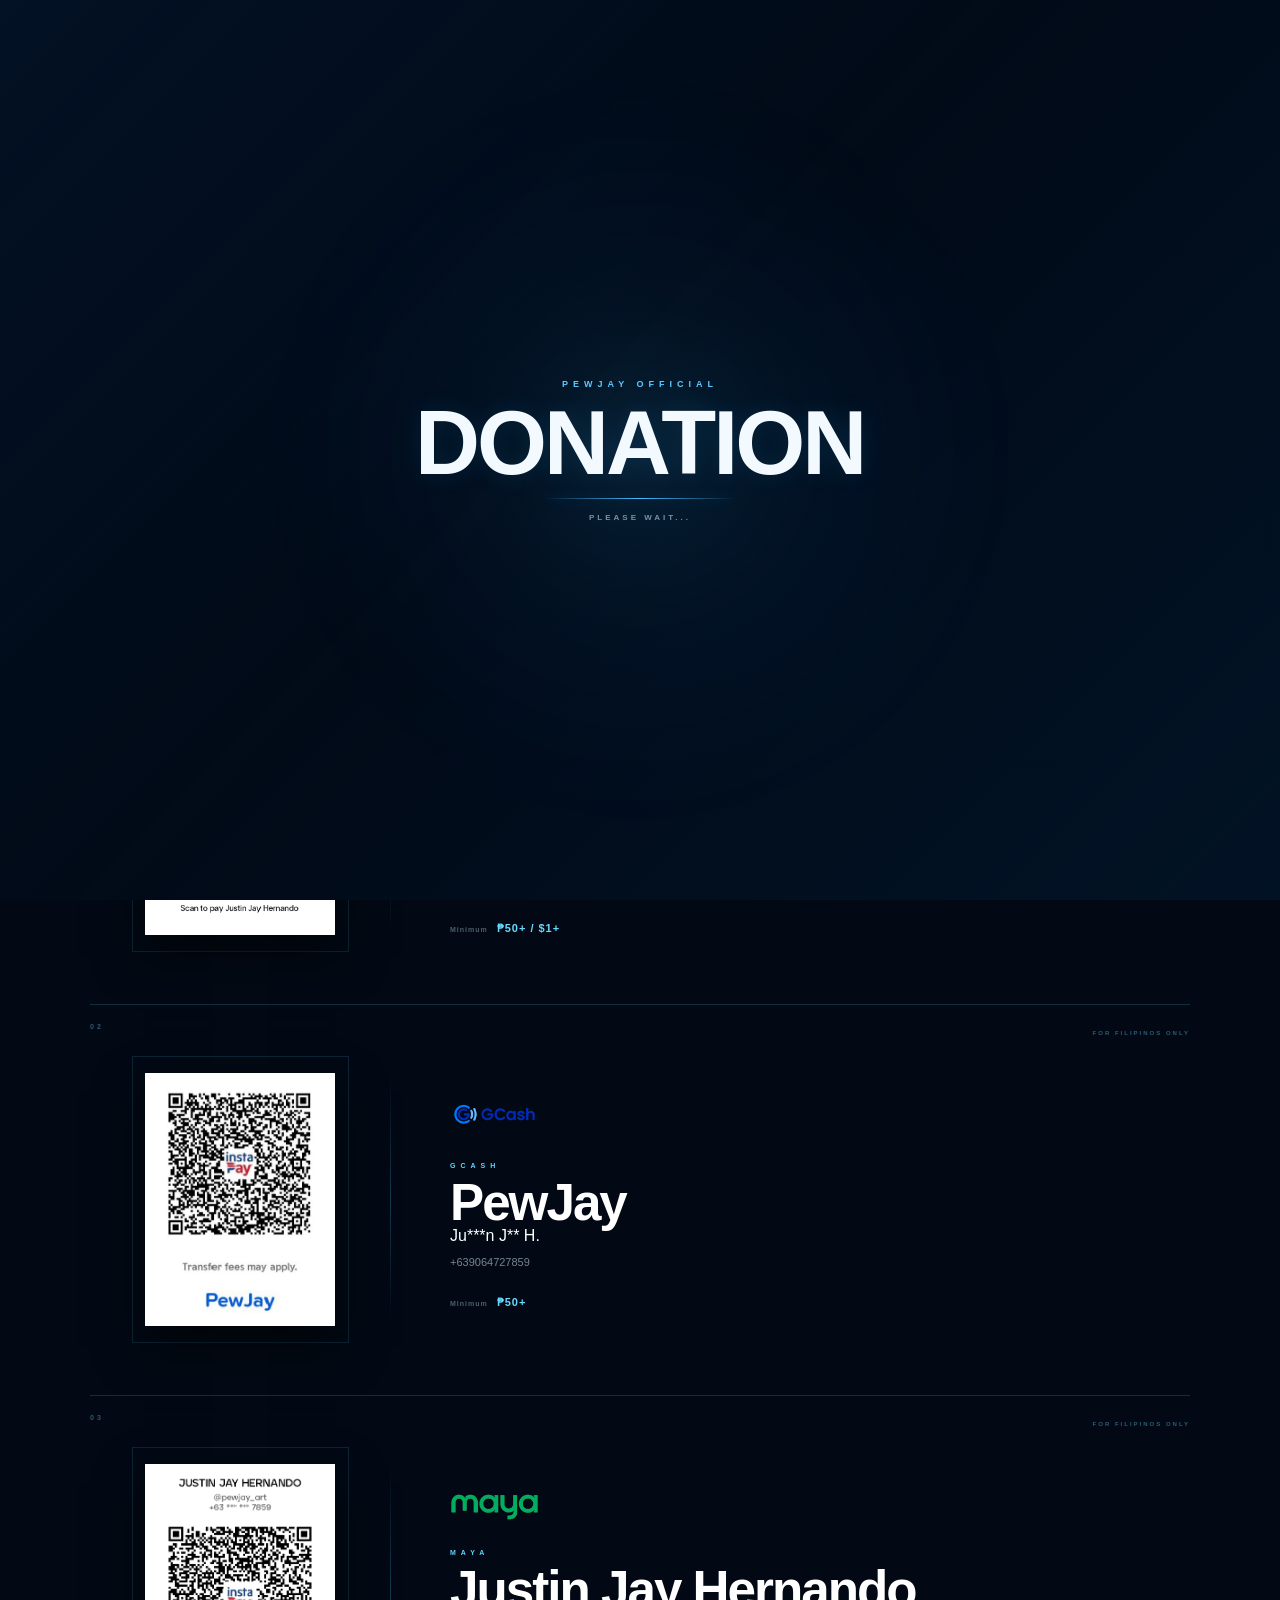
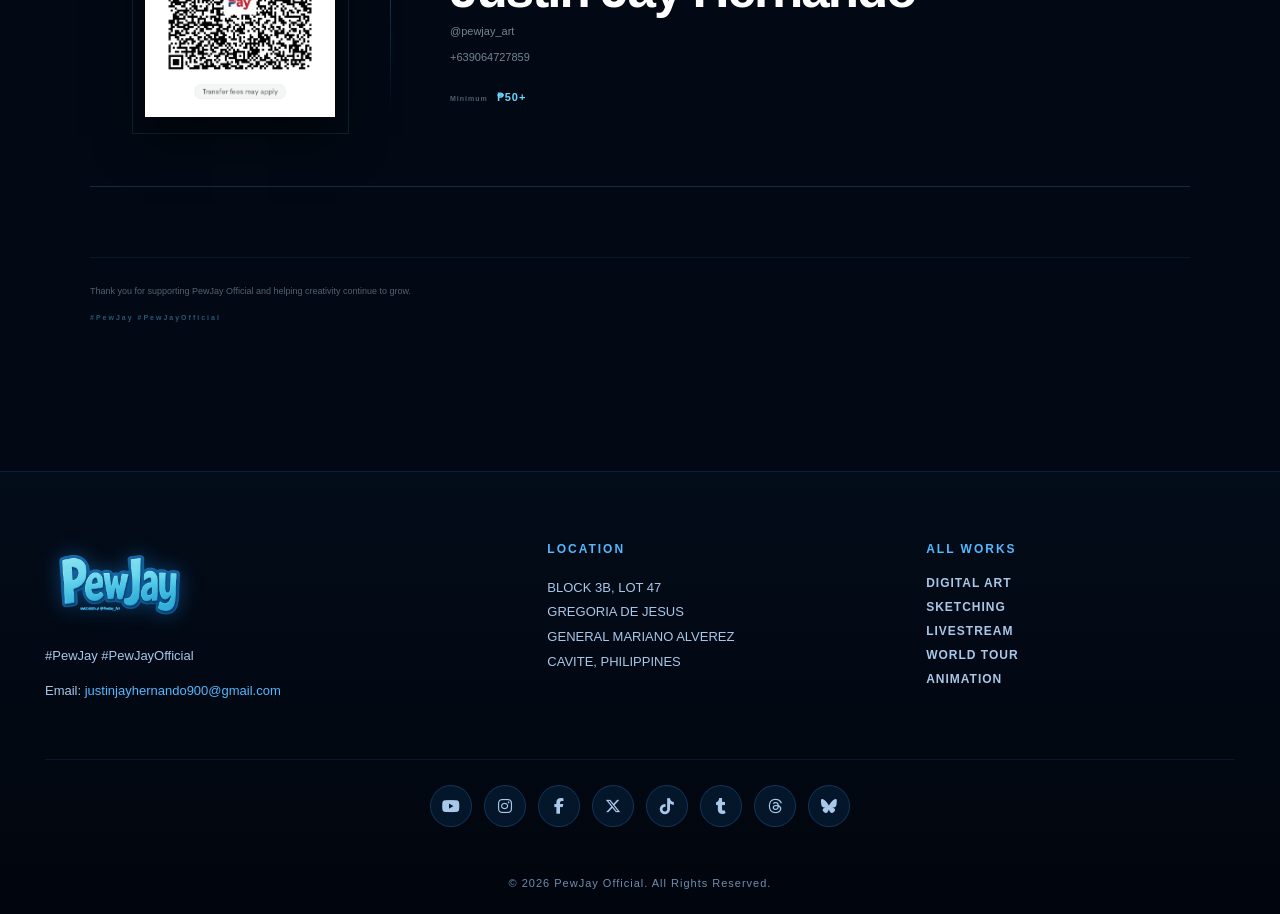
<file: donation.html>
<!DOCTYPE html>
<html lang="en">
<head>
    <meta charset="UTF-8">
    <meta name="viewport" content="width=device-width, initial-scale=1.0">

    <title>
        DONATION
    </title>

    <!-- FAVICON -->
    <link
        rel="icon"
        type="image/png"
        href="images/logo/favicon.png"
    >

    <link
        rel="apple-touch-icon"
        href="images/logo/favicon.png"
    >

    <!-- Main CSS -->
    <link rel="stylesheet" href="css/style.css">
    <link rel="stylesheet" href="css/animation.css">
    <link rel="stylesheet" href="css/responsive.css">
    <link rel="stylesheet" href="css/donation.css">

        <!-- Font Awesome -->
    <link
        rel="stylesheet"
        href="https://cdnjs.cloudflare.com/ajax/libs/font-awesome/6.5.2/css/all.min.css"
    >

</head>


<body>

    <!-- =====================================================
     PAGE OPENING ANIMATION
     ===================================================== -->

    <div class="page-intro" id="page-intro">

        <div class="page-intro-light"></div>

        <div class="page-intro-content">

            <span>
                PEWJAY OFFICIAL
            </span>

            <h1>
                DONATION
            </h1>

            <div class="page-intro-line"></div>

        </div>

    </div>


    <!-- ================================
         NAVIGATION
    ================================= -->

    <header class="navbar">

        <!-- LEFT -->
        <div class="nav-left">

            <a href="home.html" class="brand">
                <img src="images/logo/name.png" alt="PewJay Official Logo">
            </a>

            <div class="nav-date">
                <span id="nav-month">AUGUST</span>
                <span id="nav-date">09</span>
            </div>

        </div>


        <!-- RIGHT -->
        <div class="nav-right">

            <div class="nav-time">
                <span id="nav-day">SUNDAY</span>
                <span id="nav-clock">11:00:00 PM</span>
            </div>

            <button
                class="menu-toggle"
                id="menu-toggle"
                aria-label="Open Navigation"
                aria-expanded="false"
            >
                <span></span>
                <span></span>
            </button>

        </div>

    </header>


    <!-- ================================
         MOBILE MENU
    ================================= -->

    <nav class="mobile-menu" id="mobile-menu">

        <a href="home.html">HOME</a>
        <a href="event.html">EVENTS</a>
        <a href="news.html">NEWS</a>
        <a href="social.html">SOCIAL</a>
        <a href="posters.html">POSTERS</a>
        <a href="fans.html">FANS</a>
        <a href="timeline.html">TIMELINE</a>
        <a href="">DONATION</a>

    </nav>

    <!-- =====================================================
         DONATION HERO
         ===================================================== -->

    <main class="donation-page">


        <section class="donation-hero">

            <p class="donation-eyebrow">
                SUPPORT PEWJAY OFFICIAL
            </p>

            <h1>
                KEEP THE<br>
                CREATIVITY GOING
            </h1>

            <p class="donation-intro">

                Your support helps PewJay Official continue
                creating digital art, animation, livestreams,
                fan projects, and new creative content.

            </p>

        </section>


        <!-- =================================================
             DONATION CARDS
             ================================================= -->

        <section class="donation-section">

            <!-- =============================================
                 PAYPAL
                ============================================= -->

            <article class="donation-card">

                <div class="donation-scanner">

                    <img
                        src="images/donation/paypal.jpg"
                        alt="PayPal QR scanner"
                    >

                </div>


                <div class="donation-info">


                    <img
                        class="donation-logo"
                        src="images/donation/paypal-logo.png"
                        alt="PewJay Official"
                    >


                    <p class="donation-method">
                        PAYPAL
                    </p>


                    <h2>
                        Justin Jay Hernando
                    </h2>


                    <p class="donation-detail">
                        @PewJay_900
                    </p>


                    <p class="donation-detail">
                        justinjayhernando900@gmail.com
                    </p>


                    <p class="donation-detail">
                        09064727859
                    </p>


                    <p class="donation-minimum">
                        Minimum
                        <strong>₱50+ / $1+</strong>
                    </p>

                </div>

            </article>


            <!-- =============================================
                 GCASH
                 ============================================= -->

            <article class="donation-card">

                <div class="donation-scanner">

                    <img
                        src="images/donation/gcash.jpg"
                        alt="GCash QR scanner"
                    >

                </div>


                <div class="donation-info">

                    <span class="donation-country">
                        FOR FILIPINOS ONLY
                    </span>


                    <img
                        class="donation-logo"
                        src="images/donation/gcash-logo.png"
                        alt="PewJay Official"
                    >


                    <p class="donation-method">
                        GCASH
                    </p>


                    <h2>
                        PewJay
                    </h2>


                    <p class="donation-name">
                        Ju***n J** H.
                    </p>


                    <p class="donation-detail">
                        +639064727859
                    </p>


                    <p class="donation-minimum">
                        Minimum
                        <strong>₱50+</strong>
                    </p>

                </div>

            </article>


            <!-- =============================================
                 MAYA
                 ============================================= -->

            <article class="donation-card">

                <div class="donation-scanner">

                    <img
                        src="images/donation/maya.jpg"
                        alt="Maya QR scanner"
                    >

                </div>


                <div class="donation-info">

                    <span class="donation-country">
                        FOR FILIPINOS ONLY
                    </span>


                    <img
                        class="donation-logo"
                        src="images/donation/maya-logo.png"
                        alt="PewJay Official"
                    >


                    <p class="donation-method">
                        MAYA
                    </p>


                    <h2>
                        Justin Jay Hernando
                    </h2>


                    <p class="donation-detail">
                        @pewjay_art
                    </p>


                    <p class="donation-detail">
                        +639064727859
                    </p>


                    <p class="donation-minimum">
                        Minimum
                        <strong>₱50+</strong>
                    </p>

                </div>

            </article>

        </section>


        <!-- =================================================
             NOTE
             ================================================= -->

        <section class="donation-note">

            <p>
                Thank you for supporting PewJay Official
                and helping creativity continue to grow.
            </p>

            <span>
                #PewJay #PewJayOfficial
            </span>

        </section>


    </main>


    <!-- ================================
         FOOTER
    ================================= -->

    <footer class="site-footer">

        <div class="footer-content">


            <!-- LEFT -->

            <div class="footer-column footer-brand">

                <img
                    src="images/logo/name.png"
                    alt="PewJay Official Logo"
                    class="footer-logo"
                >

                <p class="hashtags">
                    #PewJay #PewJayOfficial
                </p>

                <p class="footer-email">
                    Email:
                    <a href="mailto:justinjayhernando900@gmail.com">
                        justinjayhernando900@gmail.com
                    </a>
                </p>

            </div>


            <!-- CENTER -->

            <div class="footer-column footer-location">

                <h3>LOCATION</h3>

                <p>
                    BLOCK 3B, LOT 47<br>
                    GREGORIA DE JESUS<br>
                    GENERAL MARIANO ALVEREZ<br>
                    CAVITE, PHILIPPINES
                </p>

            </div>


            <!-- RIGHT -->

            <div class="footer-column footer-works">

                <h3>ALL WORKS</h3>

                <a href="#digital-art">
                    DIGITAL ART
                </a>

                <a href="#sketching">
                    SKETCHING
                </a>

                <a href="#livestream">
                    LIVESTREAM
                </a>

                <a href="#world-tour">
                    WORLD TOUR
                </a>

                <a href="#animation">
                    ANIMATION
                </a>

            </div>

        </div>


        <!-- SOCIAL ICONS -->

        <div class="footer-social">

            <a href="https://youtube.com/@PewJay_Art" aria-label="YouTube">
                <i class="fa-brands fa-youtube"></i>
            </a>

            <a href="https://www.instagram.com/PewJay_Art" aria-label="Instagram">
                <i class="fa-brands fa-instagram"></i>
            </a>

            <a href="https://www.facebook.com/share/1BvWfZyaUS/" aria-label="Facebook">
                <i class="fa-brands fa-facebook-f"></i>
            </a>

            <a href="https://www.x.com/PewJay_Art" aria-label="X">
                <i class="fa-brands fa-x-twitter"></i>
            </a>

            <a href="https://www.tiktok.com/@pewjay_art" aria-label="TikTok">
                <i class="fa-brands fa-tiktok"></i>
            </a>

            <a href="https://www.tumblr.com/pewjayart" aria-label="Tumblr">
                <i class="fa-brands fa-tumblr"></i>
            </a>

            <a href="https://www.threads.net/@pewjay_art" aria-label="Threads">
                <i class="fa-brands fa-threads"></i>
            </a>

            <a href="https://bsky.app/profile/pewjayart.bsky.social" aria-label="Bluesky">
                <i class="fa-brands fa-bluesky"></i>
            </a>

        </div>


        <!-- COPYRIGHT -->

        <div class="footer-bottom">

            <p>
                © 2026 PewJay Official. All Rights Reserved.
            </p>

        </div>

    </footer>


        <!-- =====================================================
     GLOBAL COOKIE NOTICE
     STYLE 02 — CINEMATIC GLASS CARD
     ===================================================== -->

    <div
        class="cookie-card"
        id="cookie-card"
        role="dialog"
        aria-label="Cookie notice"
    >

        <!-- TOP -->

        <div class="cookie-card-top">

            <div class="cookie-card-icon">

                <i class="fa-solid fa-cookie-bite"></i>

            </div>

            <span>
                PEWJAY OFFICIAL
            </span>

            <button
                type="button"
                class="cookie-card-close"
                id="cookie-card-close"
                aria-label="Close cookie notice"
            >

                <i class="fa-solid fa-xmark"></i>

            </button>

        </div>


        <!-- CONTENT -->

        <div class="cookie-card-content">

            <h3>
                How about some cookies?
            </h3>

            <p>
                We use cookies to remember your preferences
                and improve your browsing experience across
                the PewJay Official website.
            </p>

        </div>


        <!-- BOTTOM -->

        <div class="cookie-card-bottom">

            <span class="cookie-card-status">

                <i class="fa-solid fa-circle"></i>

                WEBSITE PREFERENCES

            </span>


            <button
                type="button"
                class="cookie-card-accept"
                id="cookie-card-accept"
            >

                ACCEPT COOKIES

                <i class="fa-solid fa-arrow-right"></i>

            </button>

        </div>

    </div>


    <!-- ================================
         JAVASCRIPT
    ================================= -->

    <script src="js/datetime.js"></script>
    <script src="js/events.js"></script>
    <script src="js/menu.js"></script>
    <script src="js/slider.js"></script>
    <script src="js/script.js"></script>
    <script src="js/maintenance.js"></script>
    <script src="js/cookies.js"></script>

</body>

</html>
</file>
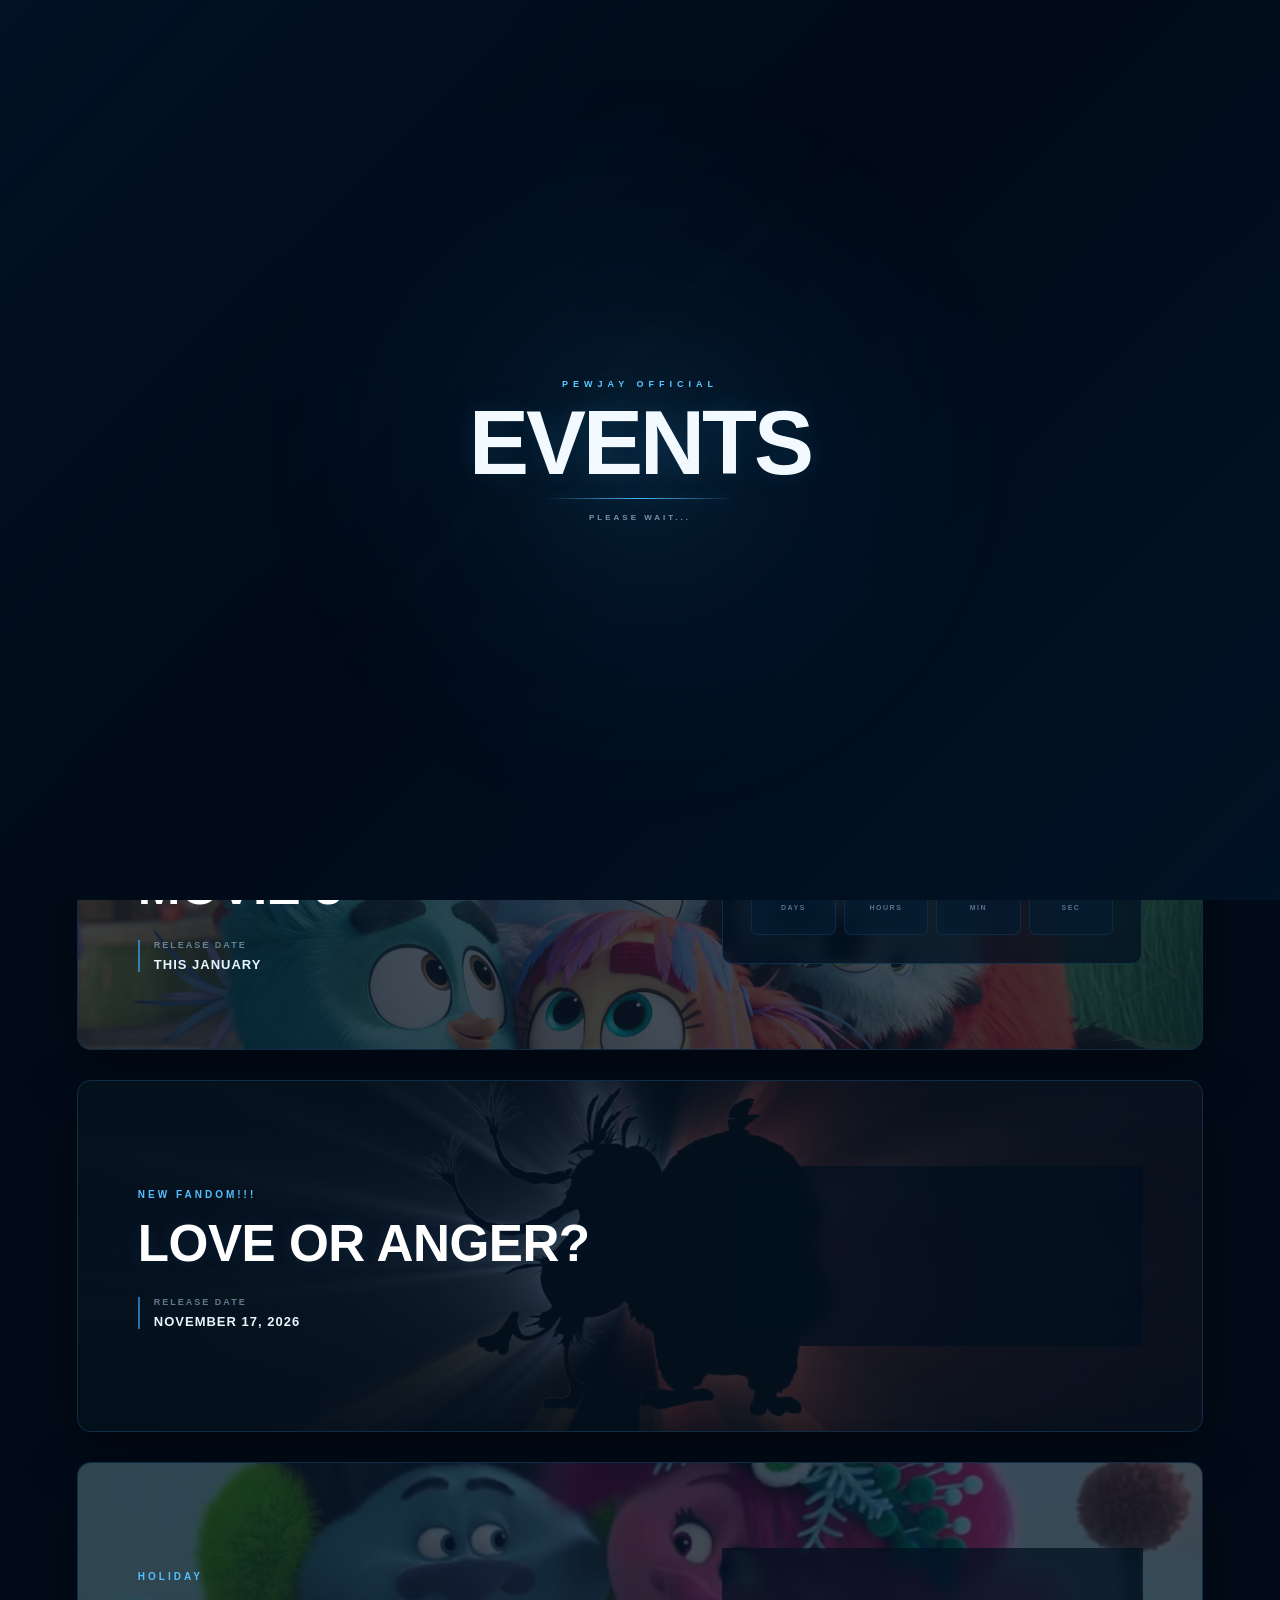
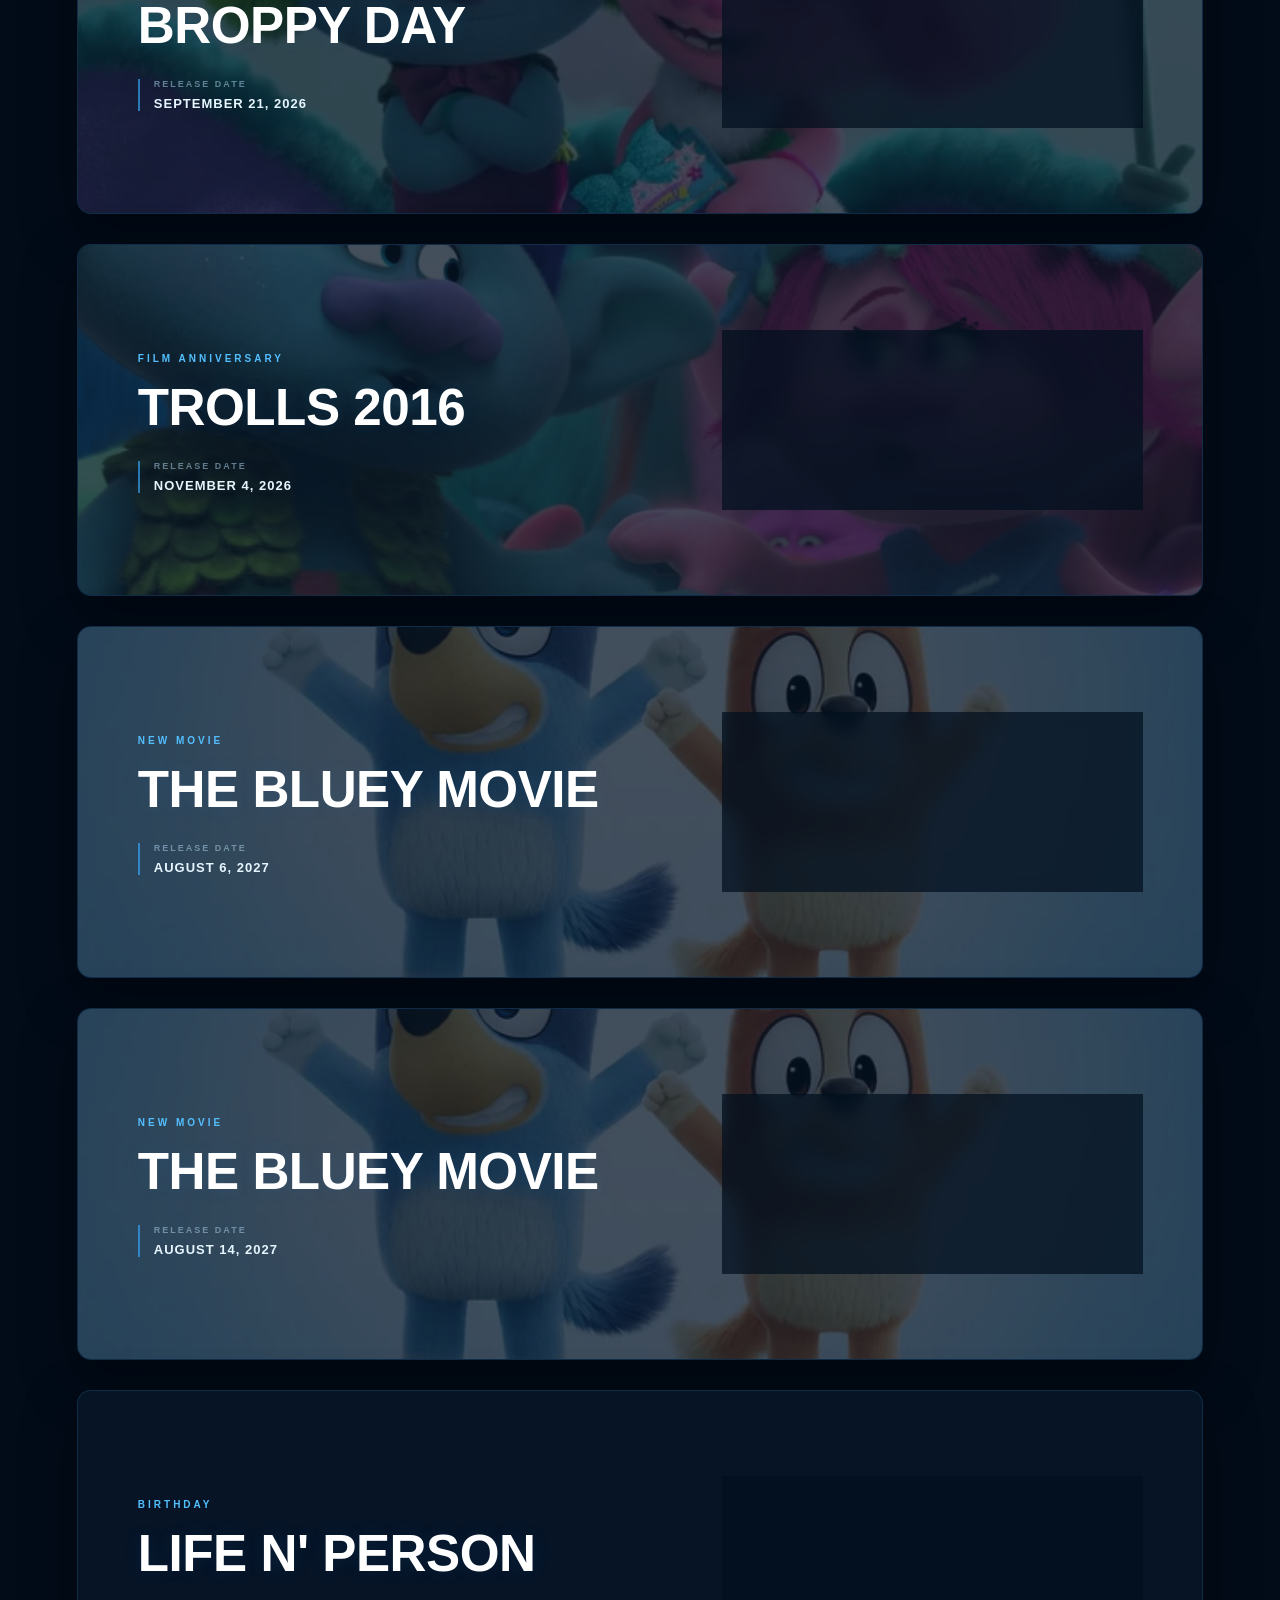
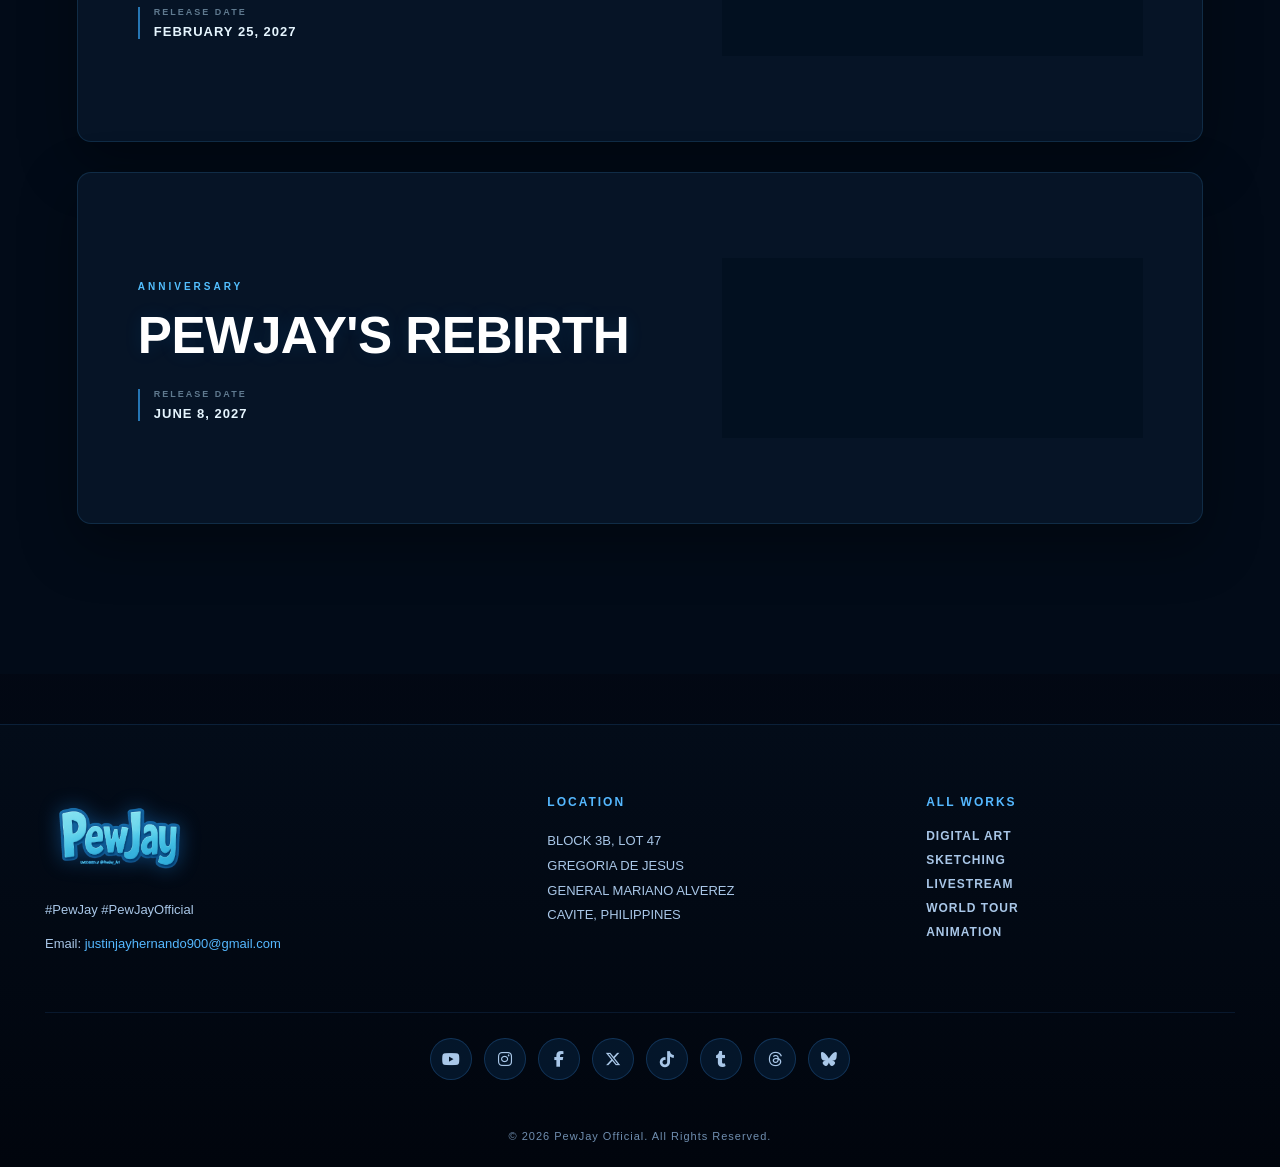
<file: event.html>
<!DOCTYPE html>
<html lang="en">
<head>
    <meta charset="UTF-8">
    <meta name="viewport" content="width=device-width, initial-scale=1.0">

    <title>EVENTS</title>

    <!-- FAVICON -->
    <link
        rel="icon"
        type="image/png"
        href="images/logo/favicon.png"
    >

    <link
        rel="apple-touch-icon"
        href="images/logo/favicon.png"
    >

    <!-- Main CSS -->
    <link rel="stylesheet" href="css/style.css">
    <link rel="stylesheet" href="css/animation.css">
    <link rel="stylesheet" href="css/responsive.css">
    <link rel="stylesheet" href="css/event.css">

    <!-- Font Awesome -->
    <link
        rel="stylesheet"
        href="https://cdnjs.cloudflare.com/ajax/libs/font-awesome/6.5.2/css/all.min.css"
    >
</head>

<body>

    <!-- =====================================================
     PAGE OPENING ANIMATION
     ===================================================== -->

    <div class="page-intro" id="page-intro">

        <div class="page-intro-light"></div>

        <div class="page-intro-content">

            <span>
                PEWJAY OFFICIAL
            </span>

            <h1>
                EVENTS
            </h1>

            <div class="page-intro-line"></div>

        </div>

    </div>


    <!-- ================================
         NAVIGATION
    ================================= -->

    <header class="navbar">

        <!-- LEFT -->
        <div class="nav-left">

            <a href="home.html" class="brand">
                <img src="images/logo/name.png" alt="PewJay Official Logo">
            </a>

            <div class="nav-date">
                <span id="nav-month">AUGUST</span>
                <span id="nav-date">09</span>
            </div>

        </div>


        <!-- RIGHT -->
        <div class="nav-right">

            <div class="nav-time">
                <span id="nav-day">SUNDAY</span>
                <span id="nav-clock">11:00:00 PM</span>
            </div>

            <button
                class="menu-toggle"
                id="menu-toggle"
                aria-label="Open Navigation"
                aria-expanded="false"
            >
                <span></span>
                <span></span>
            </button>

        </div>

    </header>


    <!-- ================================
         MOBILE MENU
    ================================= -->

    <nav class="mobile-menu" id="mobile-menu">

        <a href="home.html">HOME</a>
        <a href="">EVENTS</a>
        <a href="news.html">NEWS</a>
        <a href="social.html">SOCIAL</a>
        <a href="posters.html">POSTERS</a>
        <a href="fans.html">FANS</a>
        <a href="donation.html">DONATION</a>

    </nav>

    <!-- =========================================================
        EVENT & COUNTDOWN SECTION
        ========================================================= -->

    <section class="event-section" id="events">

        <div class="event-container">

            <!-- SECTION HEADING -->
            <div class="event-heading">

                <span class="event-label">
                    EVENT & COUNTDOWN
                </span>

                <h2>
                    UPCOMING EVENTS
                </h2>

                <p>
                    Discover the latest PewJay Official events,
                    fandom releases, creative projects, and
                    upcoming moments.
                </p>

            </div>


            <!-- =================================================
                EVENT CARD 1
                ================================================= -->

            <article
                class="event-card"
                data-event-date="2026-12-23T12:00:00+08:00"
            >

                <!-- BACKGROUND PHOTO -->
                <div
                    class="event-card-bg"
                    style="
                        background-image:
                        url('images/events/01.jpg');
                    "
                ></div>


                <!-- DARK BLUE OVERLAY -->
                <div class="event-card-overlay"></div>


                <!-- CARD CONTENT -->
                <div class="event-card-content">


                    <!-- LEFT SIDE -->
                    <div class="event-info">

                        <span class="event-number">
                            NEW MOVIE
                        </span>

                        <h3>
                            THE ANGRY BIRDS MOVIE 3
                        </h3>

                        <div class="event-release">

                            <span>
                                RELEASE DATE
                            </span>

                            <strong>
                                DECEMBER 23, 2026
                            </strong>

                        </div>

                    </div>


                    <!-- RIGHT SIDE -->
                    <div class="event-countdown">

                        <span class="countdown-label">
                            THIS THEATERS
                        </span>

                        <div class="countdown-timer">

                            <div class="countdown-box">

                                <strong
                                    class="countdown-days"
                                >
                                    000
                                </strong>

                                <span>
                                    DAYS
                                </span>

                            </div>


                            <div class="countdown-box">

                                <strong
                                    class="countdown-hours"
                                >
                                    00
                                </strong>

                                <span>
                                    HOURS
                                </span>

                            </div>


                            <div class="countdown-box">

                                <strong
                                    class="countdown-minutes"
                                >
                                    00
                                </strong>

                                <span>
                                    MIN
                                </span>

                            </div>


                            <div class="countdown-box">

                                <strong
                                    class="countdown-seconds"
                                >
                                    00
                                </strong>

                                <span>
                                    SEC
                                </span>

                            </div>

                        </div>

                    </div>

                </div>

            </article>


            <!-- =================================================
                EVENT CARD 2
            ================================================= -->

            <article
                class="event-card"
            >

                <!-- BACKGROUND PHOTO -->
                <div
                    class="event-card-bg"
                    style="
                        background-image:
                        url('images/events/01.jpg');
                    "
                ></div>


                <!-- DARK BLUE OVERLAY -->
                <div class="event-card-overlay"></div>


                <!-- CARD CONTENT -->
                <div class="event-card-content">


                    <!-- LEFT SIDE -->
                    <div class="event-info">

                        <span class="event-number">
                            NEW MOVIE
                        </span>

                        <h3>
                            THE ANGRY BIRDS MOVIE 3
                        </h3>

                        <div class="event-release">

                            <span>
                                RELEASE DATE
                            </span>

                            <strong>
                                THIS JANUARY
                            </strong>

                        </div>

                    </div>


                    <!-- RIGHT SIDE -->
                    <div class="event-countdown">

                        <span class="countdown-label">
                            THIS SOUTHWOODS CINEMAS
                        </span>

                        <div class="countdown-timer">

                            <div class="countdown-box">

                                <strong
                                    class="countdown-days"
                                >
                                    000
                                </strong>

                                <span>
                                    DAYS
                                </span>

                            </div>


                            <div class="countdown-box">

                                <strong
                                    class="countdown-hours"
                                >
                                    00
                                </strong>

                                <span>
                                    HOURS
                                </span>

                            </div>


                            <div class="countdown-box">

                                <strong
                                    class="countdown-minutes"
                                >
                                    00
                                </strong>

                                <span>
                                    MIN
                                </span>

                            </div>


                            <div class="countdown-box">

                                <strong
                                    class="countdown-seconds"
                                >
                                    00
                                </strong>

                                <span>
                                    SEC
                                </span>

                            </div>

                        </div>

                    </div>

                </div>

            </article>



            <!-- =================================================
                EVENT CARD 3
                ================================================= -->

            <article
                class="event-card"
                data-event-date="2026-11-17T12:00:00+08:00"
            >

                <!-- BACKGROUND PHOTO -->
                <div
                    class="event-card-bg"
                    style="
                        background-image:
                        url('images/events/02.jpg');
                    "
                ></div>


                <!-- DARK BLUE OVERLAY -->
                <div class="event-card-overlay"></div>


                <!-- CARD CONTENT -->
                <div class="event-card-content">


                    <!-- LEFT SIDE -->
                    <div class="event-info">

                        <span class="event-number">
                            NEW FANDOM!!!
                        </span>

                        <h3>
                            LOVE OR ANGER?
                        </h3>

                        <div class="event-release">

                            <span>
                                RELEASE DATE
                            </span>

                            <strong>
                                NOVEMBER 17, 2026
                            </strong>

                        </div>

                    </div>


                    <!-- RIGHT SIDE -->
                    <div class="event-countdown">

                        <span class="countdown-label">
                            NEW FANDOM BEGINS
                        </span>

                        <div class="countdown-timer">

                            <div class="countdown-box">

                                <strong
                                    class="countdown-days"
                                >
                                    000
                                </strong>

                                <span>
                                    DAYS
                                </span>

                            </div>


                            <div class="countdown-box">

                                <strong
                                    class="countdown-hours"
                                >
                                    00
                                </strong>

                                <span>
                                    HOURS
                                </span>

                            </div>


                            <div class="countdown-box">

                                <strong
                                    class="countdown-minutes"
                                >
                                    00
                                </strong>

                                <span>
                                    MIN
                                </span>

                            </div>


                            <div class="countdown-box">

                                <strong
                                    class="countdown-seconds"
                                >
                                    00
                                </strong>

                                <span>
                                    SEC
                                </span>

                            </div>

                        </div>

                    </div>

                </div>

            </article>



            <!-- =================================================
                EVENT CARD 4
                ================================================= -->

            <article
                class="event-card"
                data-event-date="2026-09-21T12:00:00+08:00"
            >

                <!-- BACKGROUND PHOTO -->
                <div
                    class="event-card-bg"
                    style="
                        background-image:
                        url('images/events/04.jpg');
                    "
                ></div>


                <!-- DARK BLUE OVERLAY -->
                <div class="event-card-overlay"></div>


                <!-- CARD CONTENT -->
                <div class="event-card-content">


                    <!-- LEFT SIDE -->
                    <div class="event-info">

                        <span class="event-number">
                            HOLIDAY
                        </span>

                        <h3>
                            BROPPY DAY
                        </h3>

                        <div class="event-release">

                            <span>
                                RELEASE DATE
                            </span>

                            <strong>
                                SEPTEMBER 21, 2026
                            </strong>

                        </div>

                    </div>


                    <!-- RIGHT SIDE -->
                    <div class="event-countdown">

                        <span class="countdown-label">
                            BROPPY ANNIVERSARY BEGINS
                        </span>

                        <div class="countdown-timer">

                            <div class="countdown-box">

                                <strong
                                    class="countdown-days"
                                >
                                    000
                                </strong>

                                <span>
                                    DAYS
                                </span>

                            </div>


                            <div class="countdown-box">

                                <strong
                                    class="countdown-hours"
                                >
                                    00
                                </strong>

                                <span>
                                    HOURS
                                </span>

                            </div>


                            <div class="countdown-box">

                                <strong
                                    class="countdown-minutes"
                                >
                                    00
                                </strong>

                                <span>
                                    MIN
                                </span>

                            </div>


                            <div class="countdown-box">

                                <strong
                                    class="countdown-seconds"
                                >
                                    00
                                </strong>

                                <span>
                                    SEC
                                </span>

                            </div>

                        </div>

                    </div>

                </div>

            </article>


            <!-- =================================================
                EVENT CARD 5
                ================================================= -->

            <article
                class="event-card"
                data-event-date="2026-11-04T12:00:00+08:00"
            >

                <!-- BACKGROUND PHOTO -->
                <div
                    class="event-card-bg"
                    style="
                        background-image:
                        url('images/events/05.jpg');
                    "
                ></div>


                <!-- DARK BLUE OVERLAY -->
                <div class="event-card-overlay"></div>


                <!-- CARD CONTENT -->
                <div class="event-card-content">


                    <!-- LEFT SIDE -->
                    <div class="event-info">

                        <span class="event-number">
                            FILM ANNIVERSARY
                        </span>

                        <h3>
                            TROLLS 2016
                        </h3>

                        <div class="event-release">

                            <span>
                                RELEASE DATE
                            </span>

                            <strong>
                                NOVEMBER 4, 2026
                            </strong>

                        </div>

                    </div>


                    <!-- RIGHT SIDE -->
                    <div class="event-countdown">

                        <span class="countdown-label">
                            10TH ANNIVERSARY
                        </span>

                        <div class="countdown-timer">

                            <div class="countdown-box">

                                <strong
                                    class="countdown-days"
                                >
                                    000
                                </strong>

                                <span>
                                    DAYS
                                </span>

                            </div>


                            <div class="countdown-box">

                                <strong
                                    class="countdown-hours"
                                >
                                    00
                                </strong>

                                <span>
                                    HOURS
                                </span>

                            </div>


                            <div class="countdown-box">

                                <strong
                                    class="countdown-minutes"
                                >
                                    00
                                </strong>

                                <span>
                                    MIN
                                </span>

                            </div>


                            <div class="countdown-box">

                                <strong
                                    class="countdown-seconds"
                                >
                                    00
                                </strong>

                                <span>
                                    SEC
                                </span>

                            </div>

                        </div>

                    </div>

                </div>

            </article>


                <!-- =================================================
                EVENT CARD 6
                ================================================= -->

            <article
                class="event-card"
                data-event-date="2027-08-06T12:00:00+08:00"
            >

                <!-- BACKGROUND PHOTO -->
                <div
                    class="event-card-bg"
                    style="
                        background-image:
                        url('images/events/03.jpg');
                    "
                ></div>


                <!-- DARK BLUE OVERLAY -->
                <div class="event-card-overlay"></div>


                <!-- CARD CONTENT -->
                <div class="event-card-content">


                    <!-- LEFT SIDE -->
                    <div class="event-info">

                        <span class="event-number">
                            NEW MOVIE
                        </span>

                        <h3>
                            THE BLUEY MOVIE
                        </h3>

                        <div class="event-release">

                            <span>
                                RELEASE DATE
                            </span>

                            <strong>
                                AUGUST 6, 2027
                            </strong>

                        </div>

                    </div>


                    <!-- RIGHT SIDE -->
                    <div class="event-countdown">

                        <span class="countdown-label">
                            THIS THEATERS
                        </span>

                        <div class="countdown-timer">

                            <div class="countdown-box">

                                <strong
                                    class="countdown-days"
                                >
                                    000
                                </strong>

                                <span>
                                    DAYS
                                </span>

                            </div>


                            <div class="countdown-box">

                                <strong
                                    class="countdown-hours"
                                >
                                    00
                                </strong>

                                <span>
                                    HOURS
                                </span>

                            </div>


                            <div class="countdown-box">

                                <strong
                                    class="countdown-minutes"
                                >
                                    00
                                </strong>

                                <span>
                                    MIN
                                </span>

                            </div>


                            <div class="countdown-box">

                                <strong
                                    class="countdown-seconds"
                                >
                                    00
                                </strong>

                                <span>
                                    SEC
                                </span>

                            </div>

                        </div>

                    </div>

                </div>

            </article>


                <!-- =================================================
                EVENT CARD 7
                ================================================= -->

            <article
                class="event-card"
                data-event-date="2027-08-14T12:00:00+08:00"
            >

                <!-- BACKGROUND PHOTO -->
                <div
                    class="event-card-bg"
                    style="
                        background-image:
                        url('images/events/03.jpg');
                    "
                ></div>


                <!-- DARK BLUE OVERLAY -->
                <div class="event-card-overlay"></div>


                <!-- CARD CONTENT -->
                <div class="event-card-content">


                    <!-- LEFT SIDE -->
                    <div class="event-info">

                        <span class="event-number">
                            NEW MOVIE
                        </span>

                        <h3>
                            THE BLUEY MOVIE
                        </h3>

                        <div class="event-release">

                            <span>
                                RELEASE DATE
                            </span>

                            <strong>
                                AUGUST 14, 2027
                            </strong>

                        </div>

                    </div>


                    <!-- RIGHT SIDE -->
                    <div class="event-countdown">

                        <span class="countdown-label">
                            THIS SOUTHWOODS CINEMAS
                        </span>

                        <div class="countdown-timer">

                            <div class="countdown-box">

                                <strong
                                    class="countdown-days"
                                >
                                    000
                                </strong>

                                <span>
                                    DAYS
                                </span>

                            </div>


                            <div class="countdown-box">

                                <strong
                                    class="countdown-hours"
                                >
                                    00
                                </strong>

                                <span>
                                    HOURS
                                </span>

                            </div>


                            <div class="countdown-box">

                                <strong
                                    class="countdown-minutes"
                                >
                                    00
                                </strong>

                                <span>
                                    MIN
                                </span>

                            </div>


                            <div class="countdown-box">

                                <strong
                                    class="countdown-seconds"
                                >
                                    00
                                </strong>

                                <span>
                                    SEC
                                </span>

                            </div>

                        </div>

                    </div>

                </div>

            </article>


            <!-- =================================================
                EVENT CARD 8
            ================================================= -->

            <article
                class="event-card"
                data-event-date="2027-02-25T00:00:00+08:00"
            >
                <!-- DARK BLUE OVERLAY -->
                <div class="event-card-overlay"></div>


                <!-- CARD CONTENT -->
                <div class="event-card-content">


                    <!-- LEFT SIDE -->
                    <div class="event-info">

                        <span class="event-number">
                            BIRTHDAY
                        </span>

                        <h3>
                            LIFE N' PERSON
                        </h3>

                        <div class="event-release">

                            <span>
                                RELEASE DATE
                            </span>

                            <strong>
                                FEBRUARY 25, 2027
                            </strong>

                        </div>

                    </div>


                    <!-- RIGHT SIDE -->
                    <div class="event-countdown">

                        <span class="countdown-label">
                            TURNS 19TH
                        </span>

                        <div class="countdown-timer">

                            <div class="countdown-box">

                                <strong
                                    class="countdown-days"
                                >
                                    000
                                </strong>

                                <span>
                                    DAYS
                                </span>

                            </div>


                            <div class="countdown-box">

                                <strong
                                    class="countdown-hours"
                                >
                                    00
                                </strong>

                                <span>
                                    HOURS
                                </span>

                            </div>


                            <div class="countdown-box">

                                <strong
                                    class="countdown-minutes"
                                >
                                    00
                                </strong>

                                <span>
                                    MIN
                                </span>

                            </div>


                            <div class="countdown-box">

                                <strong
                                    class="countdown-seconds"
                                >
                                    00
                                </strong>

                                <span>
                                    SEC
                                </span>

                            </div>

                        </div>

                    </div>

                </div>

            </article>

            <!-- =================================================
                EVENT CARD 9
            ================================================= -->

            <article
                class="event-card"
                data-event-date="2027-06-08T12:00:00+08:00"
            >
                <!-- DARK BLUE OVERLAY -->
                <div class="event-card-overlay"></div>


                <!-- CARD CONTENT -->
                <div class="event-card-content">


                    <!-- LEFT SIDE -->
                    <div class="event-info">

                        <span class="event-number">
                            ANNIVERSARY
                        </span>

                        <h3>
                            PEWJAY'S REBIRTH
                        </h3>

                        <div class="event-release">

                            <span>
                                RELEASE DATE
                            </span>

                            <strong>
                                JUNE 8, 2027
                            </strong>

                        </div>

                    </div>


                    <!-- RIGHT SIDE -->
                    <div class="event-countdown">

                        <span class="countdown-label">
                            COMES TO 5TH
                        </span>

                        <div class="countdown-timer">

                            <div class="countdown-box">

                                <strong
                                    class="countdown-days"
                                >
                                    000
                                </strong>

                                <span>
                                    DAYS
                                </span>

                            </div>


                            <div class="countdown-box">

                                <strong
                                    class="countdown-hours"
                                >
                                    00
                                </strong>

                                <span>
                                    HOURS
                                </span>

                            </div>


                            <div class="countdown-box">

                                <strong
                                    class="countdown-minutes"
                                >
                                    00
                                </strong>

                                <span>
                                    MIN
                                </span>

                            </div>


                            <div class="countdown-box">

                                <strong
                                    class="countdown-seconds"
                                >
                                    00
                                </strong>

                                <span>
                                    SEC
                                </span>

                            </div>

                        </div>

                    </div>

                </div>

            </article>

        </div>

    </section>

    <!-- ================================
         FOOTER
    ================================= -->

    <footer class="site-footer">

        <div class="footer-content">


            <!-- LEFT -->

            <div class="footer-column footer-brand">

                <img
                    src="images/logo/name.png"
                    alt="PewJay Official Logo"
                    class="footer-logo"
                >

                <p class="hashtags">
                    #PewJay #PewJayOfficial
                </p>

                <p class="footer-email">
                    Email:
                    <a href="mailto:justinjayhernando900@gmail.com">
                        justinjayhernando900@gmail.com
                    </a>
                </p>

            </div>


            <!-- CENTER -->

            <div class="footer-column footer-location">

                <h3>LOCATION</h3>

                <p>
                    BLOCK 3B, LOT 47<br>
                    GREGORIA DE JESUS<br>
                    GENERAL MARIANO ALVEREZ<br>
                    CAVITE, PHILIPPINES
                </p>

            </div>


            <!-- RIGHT -->

            <div class="footer-column footer-works">

                <h3>ALL WORKS</h3>

                <a href="#digital-art">
                    DIGITAL ART
                </a>

                <a href="#sketching">
                    SKETCHING
                </a>

                <a href="#livestream">
                    LIVESTREAM
                </a>

                <a href="#world-tour">
                    WORLD TOUR
                </a>

                <a href="#animation">
                    ANIMATION
                </a>

            </div>

        </div>


        <!-- SOCIAL ICONS -->

        <div class="footer-social">

            <a href="https://youtube.com/@PewJay_Art" aria-label="YouTube">
                <i class="fa-brands fa-youtube"></i>
            </a>

            <a href="https://www.instagram.com/PewJay_Art" aria-label="Instagram">
                <i class="fa-brands fa-instagram"></i>
            </a>

            <a href="https://www.facebook.com/share/1BvWfZyaUS/" aria-label="Facebook">
                <i class="fa-brands fa-facebook-f"></i>
            </a>

            <a href="https://www.x.com/PewJay_Art" aria-label="X">
                <i class="fa-brands fa-x-twitter"></i>
            </a>

            <a href="https://www.tiktok.com/@pewjay_art" aria-label="TikTok">
                <i class="fa-brands fa-tiktok"></i>
            </a>

            <a href="https://www.tumblr.com/pewjayart" aria-label="Tumblr">
                <i class="fa-brands fa-tumblr"></i>
            </a>

            <a href="https://www.threads.net/@pewjay_art" aria-label="Threads">
                <i class="fa-brands fa-threads"></i>
            </a>

            <a href="https://bsky.app/profile/pewjayart.bsky.social" aria-label="Bluesky">
                <i class="fa-brands fa-bluesky"></i>
            </a>

        </div>


        <!-- COPYRIGHT -->

        <div class="footer-bottom">

            <p>
                © 2026 PewJay Official. All Rights Reserved.
            </p>

        </div>

    </footer>
    
    
    <!-- =====================================================
     GLOBAL COOKIE NOTICE
     STYLE 02 — CINEMATIC GLASS CARD
     ===================================================== -->

    <div
        class="cookie-card"
        id="cookie-card"
        role="dialog"
        aria-label="Cookie notice"
    >

        <!-- TOP -->

        <div class="cookie-card-top">

            <div class="cookie-card-icon">

                <i class="fa-solid fa-cookie-bite"></i>

            </div>

            <span>
                PEWJAY OFFICIAL
            </span>

            <button
                type="button"
                class="cookie-card-close"
                id="cookie-card-close"
                aria-label="Close cookie notice"
            >

                <i class="fa-solid fa-xmark"></i>

            </button>

        </div>


        <!-- CONTENT -->

        <div class="cookie-card-content">

            <h3>
                How about some cookies?
            </h3>

            <p>
                We use cookies to remember your preferences
                and improve your browsing experience across
                the PewJay Official website.
            </p>

        </div>


        <!-- BOTTOM -->

        <div class="cookie-card-bottom">

            <span class="cookie-card-status">

                <i class="fa-solid fa-circle"></i>

                WEBSITE PREFERENCES

            </span>


            <button
                type="button"
                class="cookie-card-accept"
                id="cookie-card-accept"
            >

                ACCEPT COOKIES

                <i class="fa-solid fa-arrow-right"></i>

            </button>

        </div>

    </div>


    <!-- =====================================================
         JAVASCRIPT
         ===================================================== -->

    <script src="js/datetime.js"></script>
    <script src="js/events.js"></script>
    <script src="js/menu.js"></script>
    <script src="js/script.js"></script>
    <script src="js/maintenance.js"></script>
    <script src="js/cookies.js"></script>
    
</body>

</html>
</file>
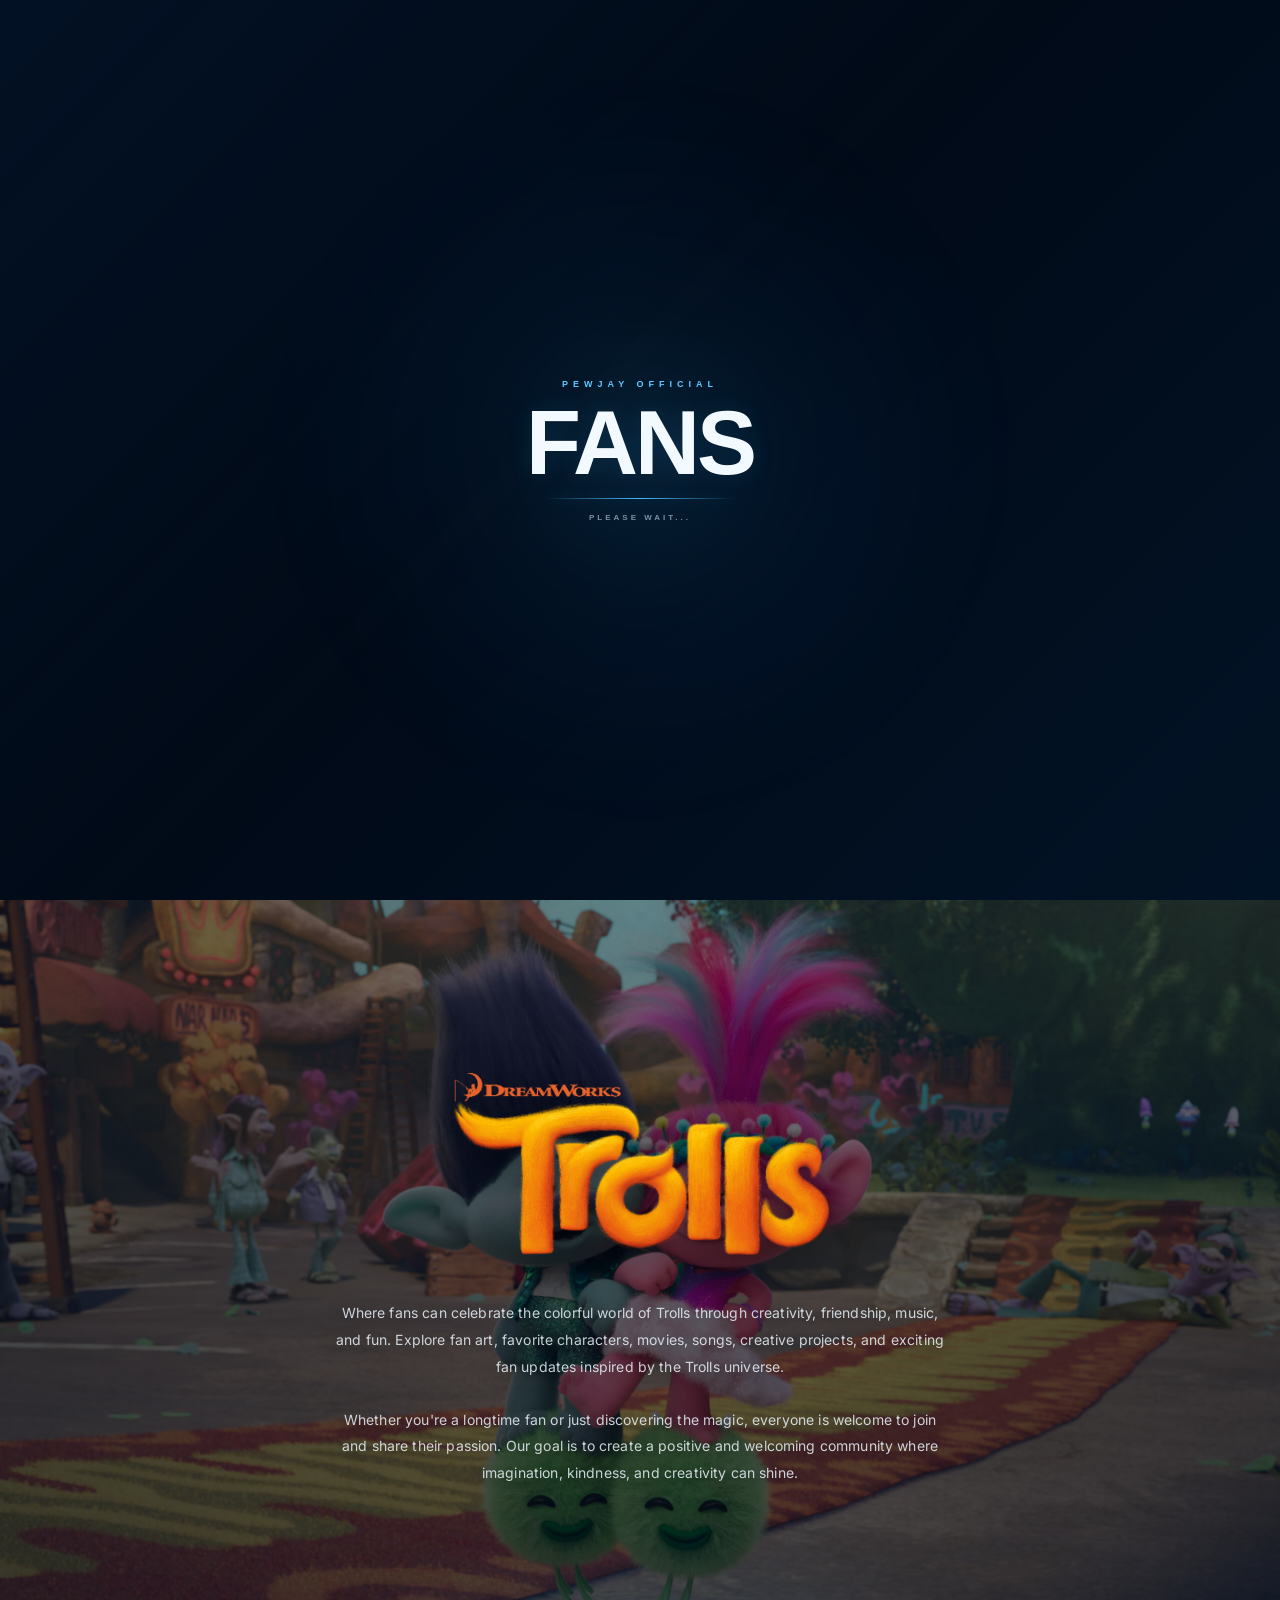
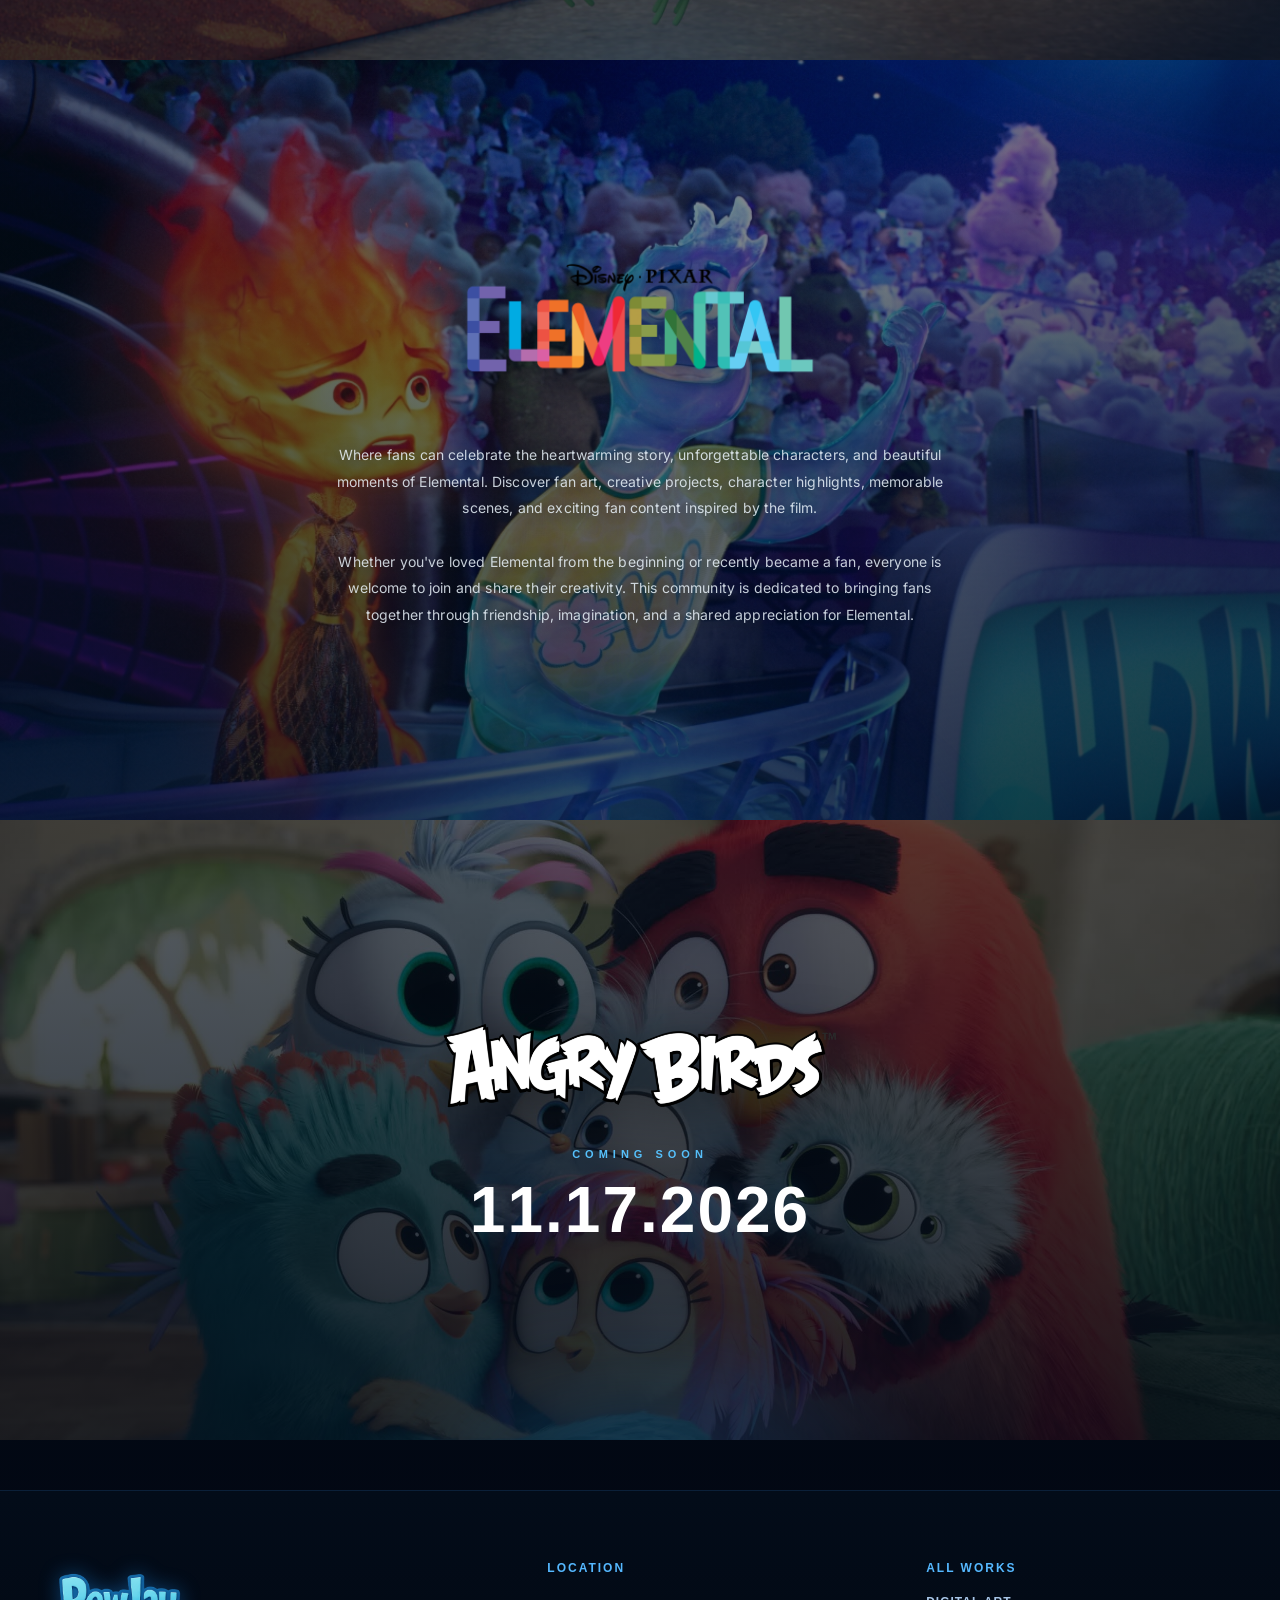
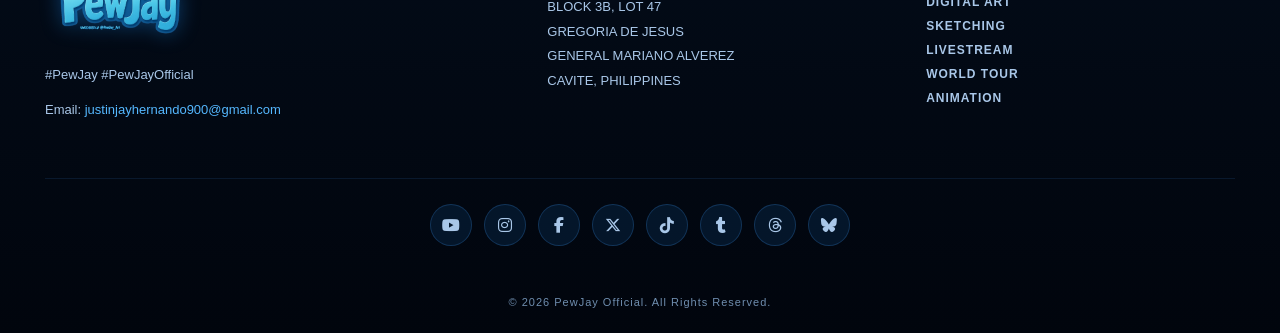
<file: fans.html>
<!DOCTYPE html>
<html lang="en">
<head>
    <meta charset="UTF-8">
    <meta name="viewport" content="width=device-width, initial-scale=1.0">

    <title>FANS</title>

    <!-- FAVICON -->
    <link
        rel="icon"
        type="image/png"
        href="images/logo/favicon.png"
    >

    <link
        rel="apple-touch-icon"
        href="images/logo/favicon.png"
    >

    <!-- Main CSS -->
    <link rel="stylesheet" href="css/style.css">
    <link rel="stylesheet" href="css/animation.css">
    <link rel="stylesheet" href="css/responsive.css">
    <link rel="stylesheet" href="css/fans.css">

    <!-- Font Awesome -->
    <link
        rel="stylesheet"
        href="https://cdnjs.cloudflare.com/ajax/libs/font-awesome/6.5.2/css/all.min.css"
    >

    <link
        rel="preconnect"
        href="https://fonts.googleapis.com"
    >

    <link
        rel="preconnect"
        href="https://fonts.gstatic.com"
        crossorigin
    >

    <link
        href="https://fonts.googleapis.com/css2?family=Inter:wght@400;500;600;700&display=swap"
        rel="stylesheet"
    >

</head>

<body>

    <!-- ================================
         NAVIGATION
    ================================= -->

    <header class="navbar">

        <!-- LEFT -->
        <div class="nav-left">

            <a href="home.html" class="brand">
                <img src="images/logo/name.png" alt="PewJay Official Logo">
            </a>

            <div class="nav-date">
                <span id="nav-month">AUGUST</span>
                <span id="nav-date">09</span>
            </div>

        </div>


        <!-- RIGHT -->
        <div class="nav-right">

            <div class="nav-time">
                <span id="nav-day">SUNDAY</span>
                <span id="nav-clock">11:00:00 PM</span>
            </div>

            <button
                class="menu-toggle"
                id="menu-toggle"
                aria-label="Open Navigation"
                aria-expanded="false"
            >
                <span></span>
                <span></span>
            </button>

        </div>

    </header>


    <!-- ================================
         MOBILE MENU
    ================================= -->

    <nav class="mobile-menu" id="mobile-menu">

        <a href="home.html">HOME</a>
        <a href="event.html">EVENTS</a>
        <a href="news.html">NEWS</a>
        <a href="social.html">SOCIAL</a>
        <a href="posters.html">POSTERS</a>
        <a href="">FANS</a>
        <a href="timeline.html">TIMELINE</a>
        <a href="donation.html">DONATION</a>

    </nav>

<!-- =====================================================
     PAGE OPENING ANIMATION
     ===================================================== -->

<div class="page-intro" id="page-intro">

    <div class="page-intro-light"></div>

    <div class="page-intro-content">

        <span>
            PEWJAY OFFICIAL
        </span>

        <h1>
            FANS
        </h1>

        <div class="page-intro-line"></div>

    </div>

</div>


<!-- =====================================================
     HERO
     ===================================================== -->

<main>


<section
    class="fans-hero"
    style="
        background-image:
        url('images/events/02.jpg');
    "
>


    <div class="fans-hero-overlay"></div>


    <!-- TOP LABEL -->

    <div class="fans-update">

        NEW UPDATE

    </div>


    <!-- HERO CONTENT -->

    <div class="fans-hero-content">

        <span class="fans-kicker">
            NEW FANDOM!!!
        </span>


        <h1>
            Love or Anger?
        </h1>


        <p>
            This November 18
        </p>

    </div>


</section>



<!-- =====================================================
     TROLLS SECTION
     ===================================================== -->

<section
    class="fan-world trolls-world"
    style="
        background-image:
        url('images/fans/trolls-bg.jpg');
    "
>


    <div class="fan-world-overlay"></div>


    <div class="fan-world-content">


        <img
            src="images/fans/trolls-name.png"
            alt="Trolls"
            class="fan-world-logo"
        >


        <p>

            Where fans can celebrate the colorful
            world of Trolls through creativity,
            friendship, music, and fun. Explore fan
            art, favorite characters, movies, songs,
            creative projects, and exciting fan
            updates inspired by the Trolls universe.

            <br><br>

            Whether you're a longtime fan or just
            discovering the magic, everyone is
            welcome to join and share their
            passion. Our goal is to create a
            positive and welcoming community
            where imagination, kindness, and
            creativity can shine.

        </p>


    </div>

</section>



<!-- =====================================================
     ELEMENTAL SECTION
     ===================================================== -->

<section
    class="fan-world elemental-world"
    style="
        background-image:
        url('images/fans/elemental-bg.jpg');
    "
>


    <div class="fan-world-overlay"></div>


    <div class="fan-world-content">


        <img
            src="images/fans/elemental-name.png"
            alt="Elemental"
            class="fan-world-logo"
        >


        <p>

            Where fans can celebrate the
            heartwarming story, unforgettable
            characters, and beautiful moments of
            Elemental. Discover fan art, creative
            projects, character highlights,
            memorable scenes, and exciting fan
            content inspired by the film.

            <br><br>

            Whether you've loved Elemental from
            the beginning or recently became a fan,
            everyone is welcome to join and share
            their creativity. This community is
            dedicated to bringing fans together
            through friendship, imagination, and a
            shared appreciation for Elemental.

        </p>


    </div>

</section>



<!-- =====================================================
     COMING SOON
     ===================================================== -->

<section
    class="fan-coming-soon"
    style="
        background-image:
        url('images/fans/angry-birds-bg.jpg');
    "
>


    <div class="fan-coming-overlay"></div>


    <div class="fan-coming-content">


        <img
            src="images/fans/angry-birds-name.png"
            alt="Coming Soon"
            class="coming-logo"
        >


        <span class="coming-label">
            COMING SOON
        </span>


        <h2>
            11.17.2026
        </h2>


    </div>


</section>


</main>



    <!-- ================================
         FOOTER
    ================================= -->

    <footer class="site-footer">

        <div class="footer-content">


            <!-- LEFT -->

            <div class="footer-column footer-brand">

                <img
                    src="images/logo/name.png"
                    alt="PewJay Official Logo"
                    class="footer-logo"
                >

                <p class="hashtags">
                    #PewJay #PewJayOfficial
                </p>

                <p class="footer-email">
                    Email:
                    <a href="mailto:justinjayhernando900@gmail.com">
                        justinjayhernando900@gmail.com
                    </a>
                </p>

            </div>


            <!-- CENTER -->

            <div class="footer-column footer-location">

                <h3>LOCATION</h3>

                <p>
                    BLOCK 3B, LOT 47<br>
                    GREGORIA DE JESUS<br>
                    GENERAL MARIANO ALVEREZ<br>
                    CAVITE, PHILIPPINES
                </p>

            </div>


            <!-- RIGHT -->

            <div class="footer-column footer-works">

                <h3>ALL WORKS</h3>

                <a href="#digital-art">
                    DIGITAL ART
                </a>

                <a href="#sketching">
                    SKETCHING
                </a>

                <a href="#livestream">
                    LIVESTREAM
                </a>

                <a href="#world-tour">
                    WORLD TOUR
                </a>

                <a href="#animation">
                    ANIMATION
                </a>

            </div>

        </div>


        <!-- SOCIAL ICONS -->

        <div class="footer-social">

            <a href="https://youtube.com/@PewJay_Art" aria-label="YouTube">
                <i class="fa-brands fa-youtube"></i>
            </a>

            <a href="https://www.instagram.com/PewJay_Art" aria-label="Instagram">
                <i class="fa-brands fa-instagram"></i>
            </a>

            <a href="https://www.facebook.com/share/1BvWfZyaUS/" aria-label="Facebook">
                <i class="fa-brands fa-facebook-f"></i>
            </a>

            <a href="https://www.x.com/PewJay_Art" aria-label="X">
                <i class="fa-brands fa-x-twitter"></i>
            </a>

            <a href="https://www.tiktok.com/@pewjay_art" aria-label="TikTok">
                <i class="fa-brands fa-tiktok"></i>
            </a>

            <a href="https://www.tumblr.com/pewjayart" aria-label="Tumblr">
                <i class="fa-brands fa-tumblr"></i>
            </a>

            <a href="https://www.threads.net/@pewjay_art" aria-label="Threads">
                <i class="fa-brands fa-threads"></i>
            </a>

            <a href="https://bsky.app/profile/pewjayart.bsky.social" aria-label="Bluesky">
                <i class="fa-brands fa-bluesky"></i>
            </a>

        </div>


        <!-- COPYRIGHT -->

        <div class="footer-bottom">

            <p>
                © 2026 PewJay Official. All Rights Reserved.
            </p>

        </div>

    </footer>


        <!-- =====================================================
     GLOBAL COOKIE NOTICE
     STYLE 02 — CINEMATIC GLASS CARD
     ===================================================== -->

    <div
        class="cookie-card"
        id="cookie-card"
        role="dialog"
        aria-label="Cookie notice"
    >

        <!-- TOP -->

        <div class="cookie-card-top">

            <div class="cookie-card-icon">

                <i class="fa-solid fa-cookie-bite"></i>

            </div>

            <span>
                PEWJAY OFFICIAL
            </span>

            <button
                type="button"
                class="cookie-card-close"
                id="cookie-card-close"
                aria-label="Close cookie notice"
            >

                <i class="fa-solid fa-xmark"></i>

            </button>

        </div>


        <!-- CONTENT -->

        <div class="cookie-card-content">

            <h3>
                How about some cookies?
            </h3>

            <p>
                We use cookies to remember your preferences
                and improve your browsing experience across
                the PewJay Official website.
            </p>

        </div>


        <!-- BOTTOM -->

        <div class="cookie-card-bottom">

            <span class="cookie-card-status">

                <i class="fa-solid fa-circle"></i>

                WEBSITE PREFERENCES

            </span>


            <button
                type="button"
                class="cookie-card-accept"
                id="cookie-card-accept"
            >

                ACCEPT COOKIES

                <i class="fa-solid fa-arrow-right"></i>

            </button>

        </div>

    </div>


    <!-- ================================
         JAVASCRIPT
    ================================= -->

    <script src="js/datetime.js"></script>
    <script src="js/menu.js"></script>
    <script src="js/script.js"></script>
    <script src="js/maintenance.js"></script>
    <script src="js/cookies.js"></script>

</body>
</html>
</file>
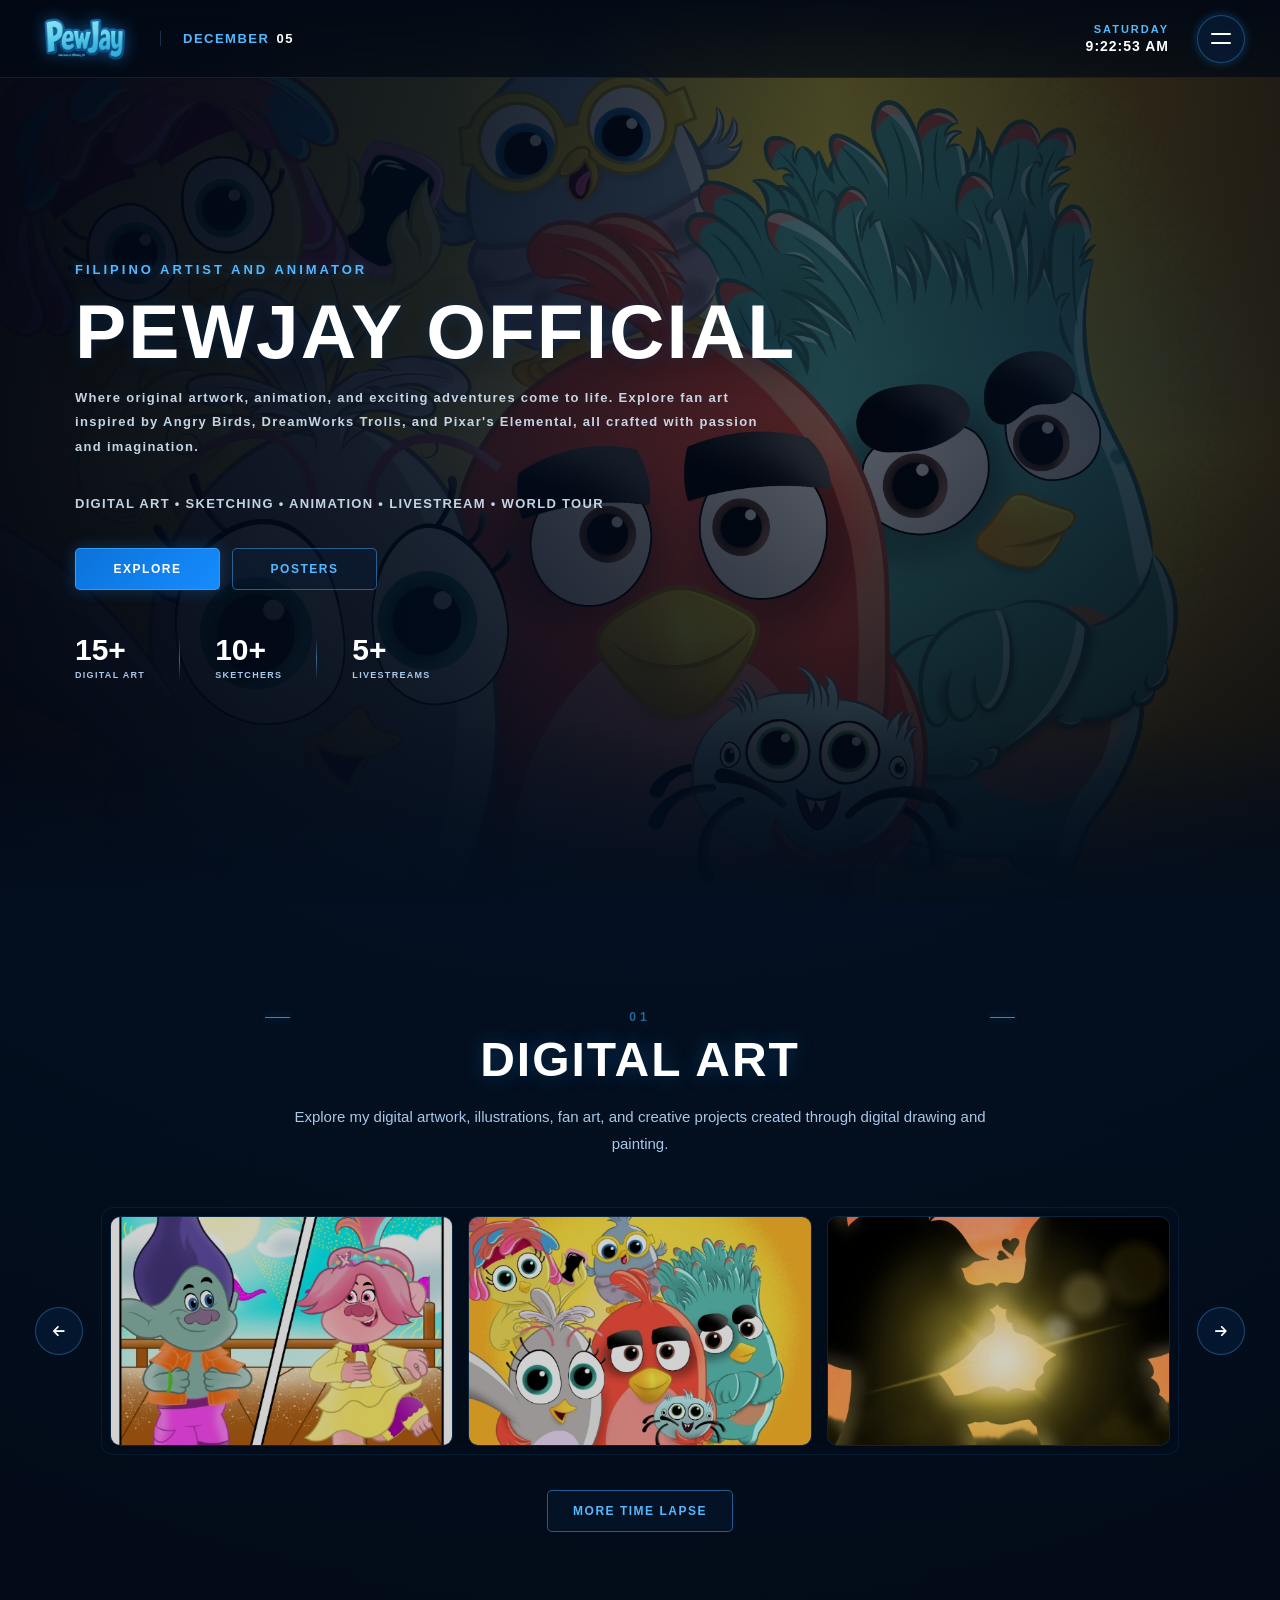
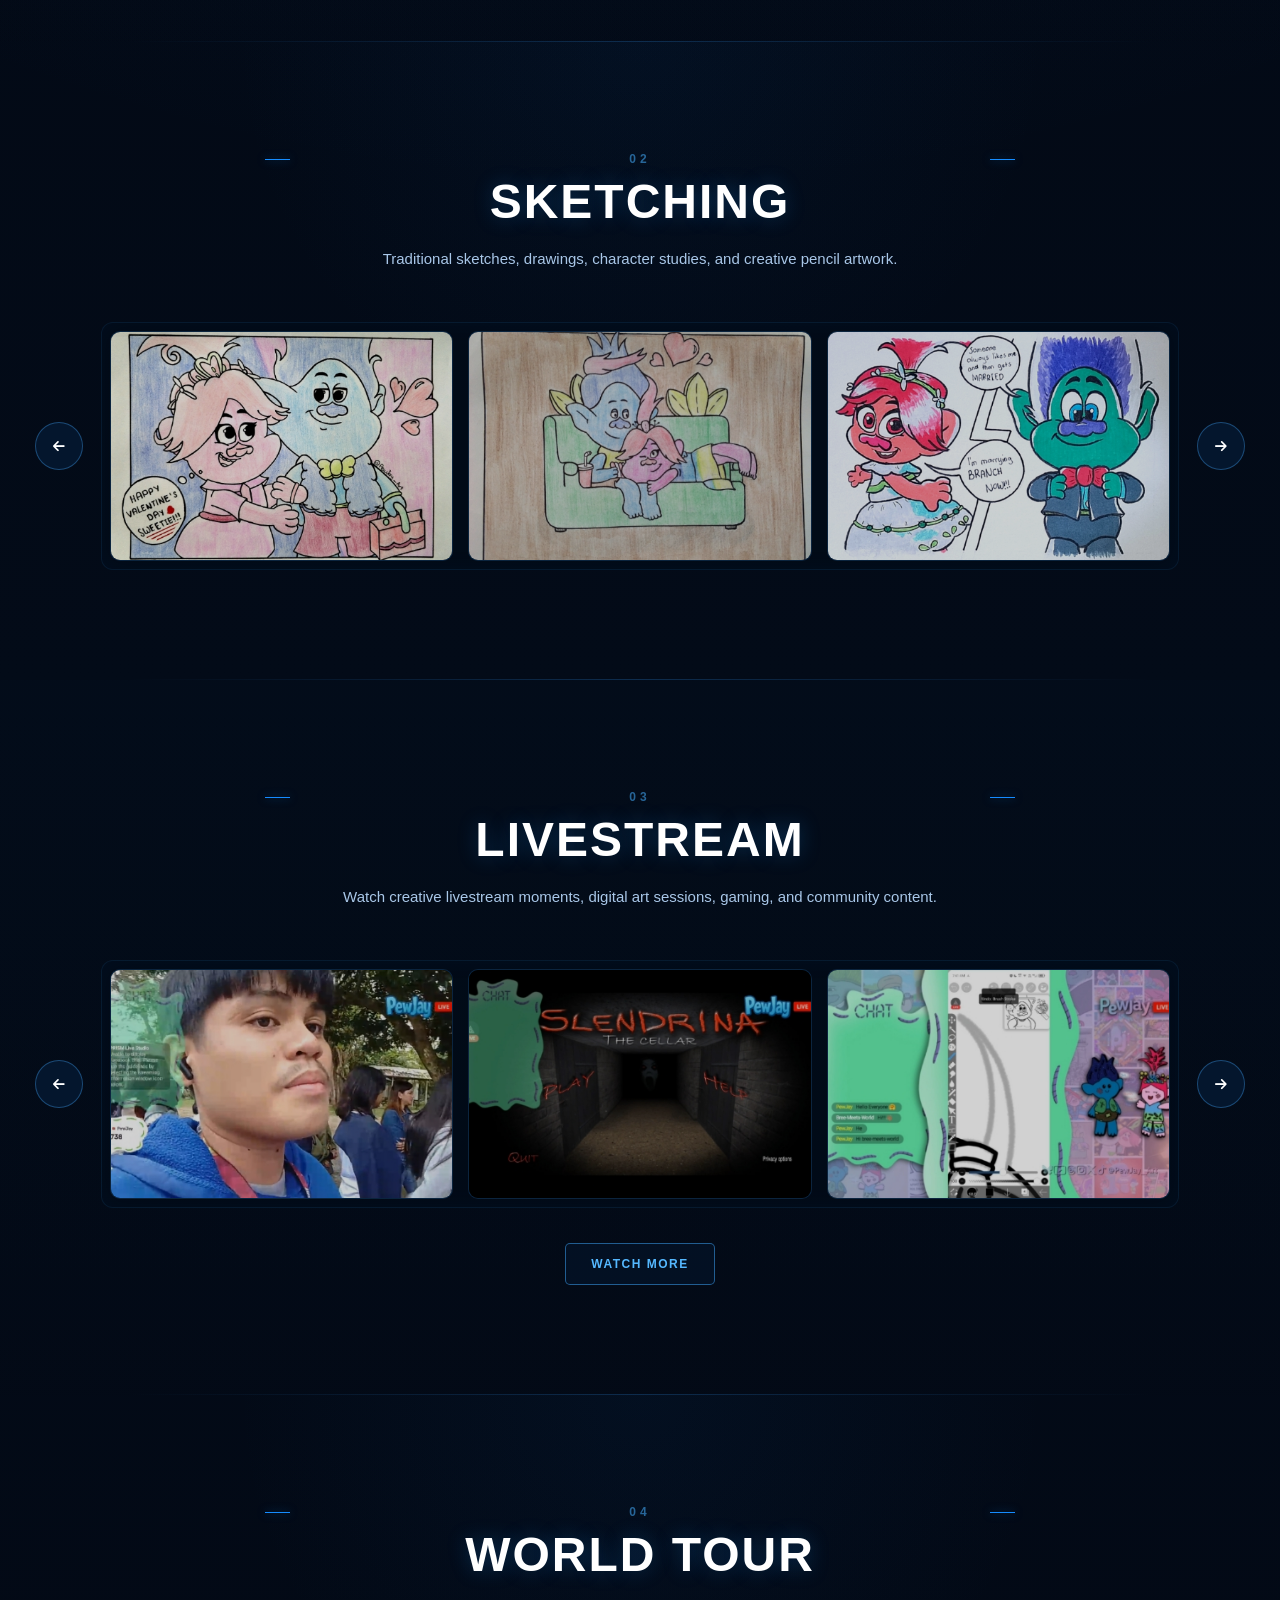
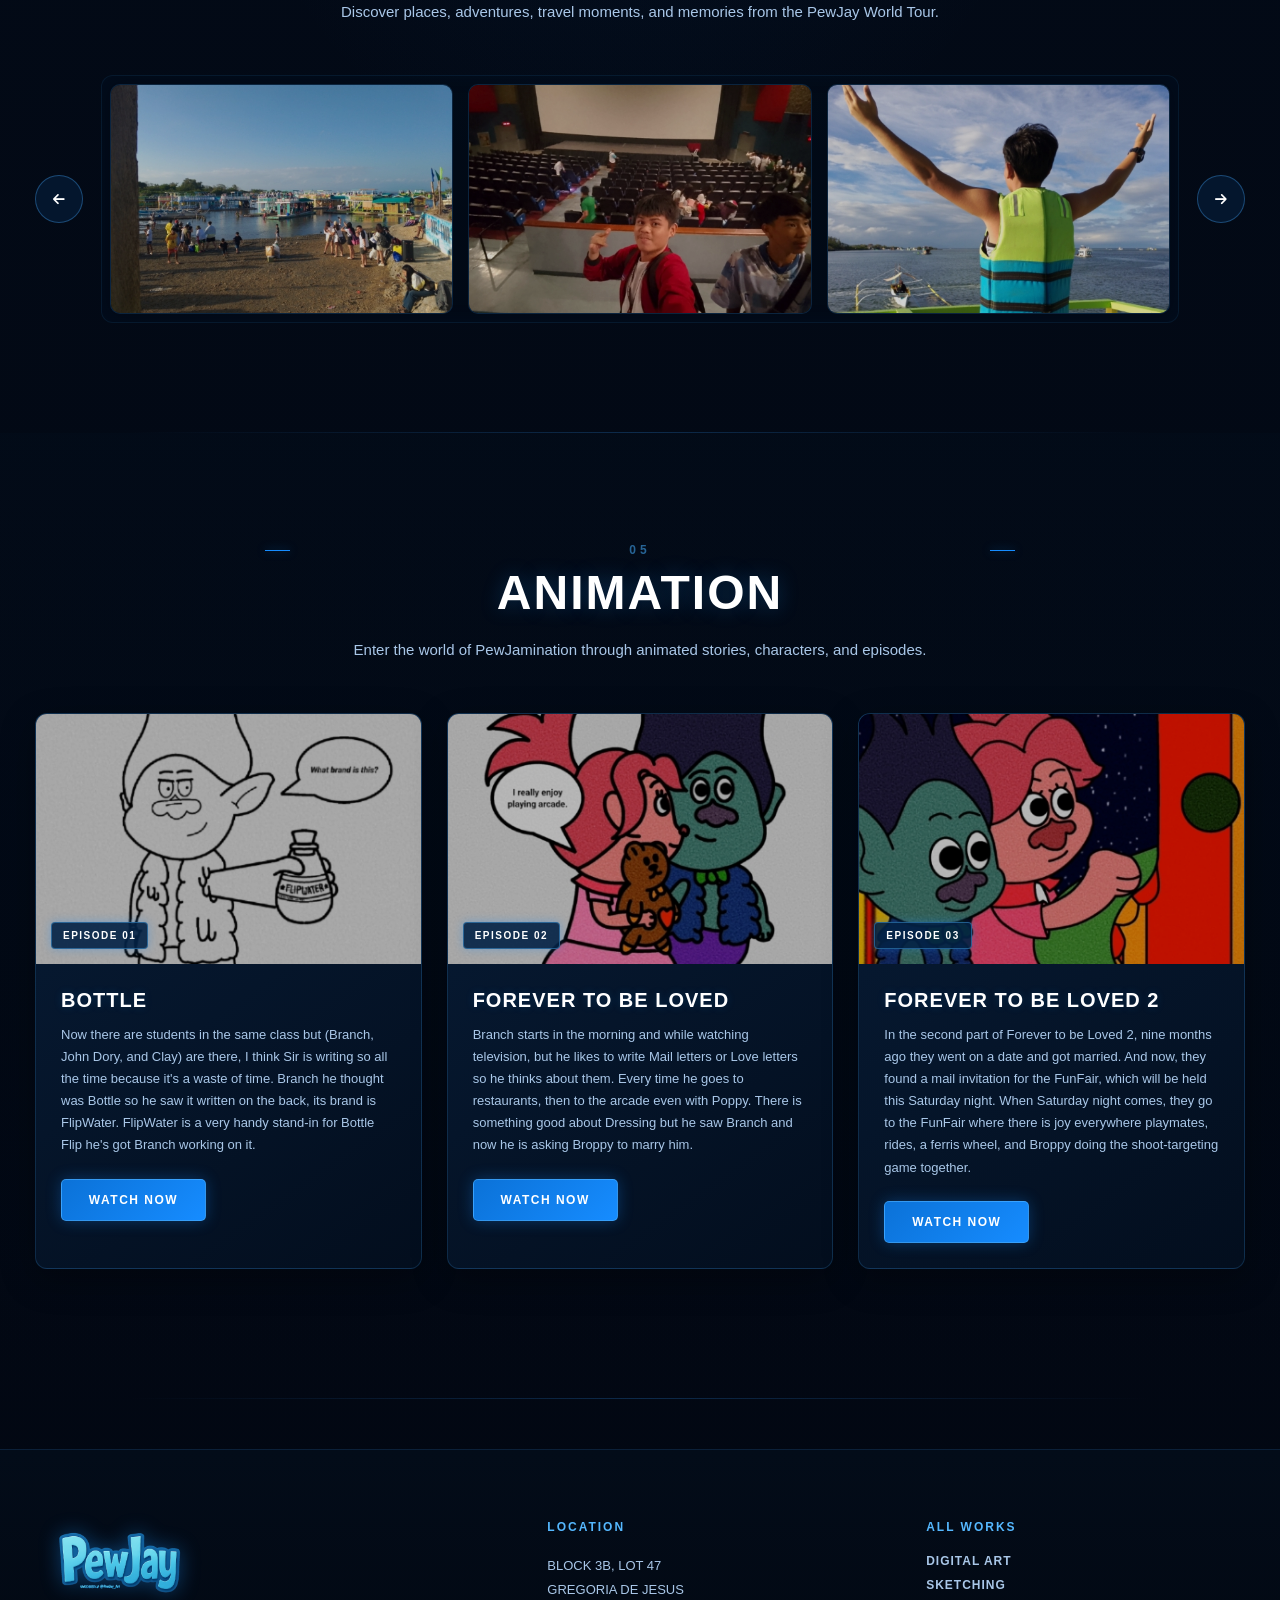
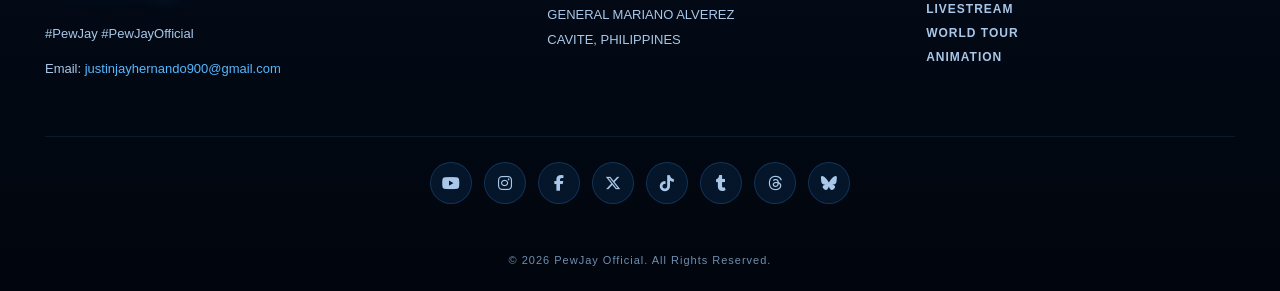
<file: home.html>
<!DOCTYPE html>
<html lang="en">
<head>
    <meta charset="UTF-8">
    <meta name="viewport" content="width=device-width, initial-scale=1.0">

    <title>PEWJAY OFFICIAL</title>

    <!-- FAVICON -->
    <link
        rel="icon"
        type="image/png"
        href="images/logo/favicon.png"
    >

    <link
        rel="apple-touch-icon"
        href="images/logo/favicon.png"
    >

    <!-- Main CSS -->
    <link rel="stylesheet" href="css/style.css">
    <link rel="stylesheet" href="css/animation.css">
    <link rel="stylesheet" href="css/responsive.css">
    <link rel="stylesheet" href="css/home.css">

    <!-- Font Awesome -->
    <link
        rel="stylesheet"
        href="https://cdnjs.cloudflare.com/ajax/libs/font-awesome/6.5.2/css/all.min.css"
    >
</head>

<body>

    <!-- ================================
         NAVIGATION
    ================================= -->

    <header class="navbar">

        <!-- LEFT -->
        <div class="nav-left">

            <a href="home.html" class="brand">
                <img src="images/logo/name.png" alt="PewJay Official Logo">
            </a>

            <div class="nav-date">
                <span id="nav-month">AUGUST</span>
                <span id="nav-date">09</span>
            </div>

        </div>


        <!-- RIGHT -->
        <div class="nav-right">

            <div class="nav-time">
                <span id="nav-day">SUNDAY</span>
                <span id="nav-clock">11:00:00 PM</span>
            </div>

            <button
                class="menu-toggle"
                id="menu-toggle"
                aria-label="Open Navigation"
                aria-expanded="false"
            >
                <span></span>
                <span></span>
            </button>

        </div>

    </header>


    <!-- ================================
         MOBILE MENU
    ================================= -->

    <nav class="mobile-menu" id="mobile-menu">

        <a href="">HOME</a>
        <a href="event.html">EVENTS</a>
        <a href="news.html">NEWS</a>
        <a href="social.html">SOCIAL</a>
        <a href="posters.html">POSTERS</a>
        <a href="fans.html">FANS</a>
        <a href="timeline.html">TIMELINE</a>
        <a href="donation.html">DONATION</a>

    </nav>


    <!-- ================================
         HERO SECTION
    ================================= -->

    <main>

        <section class="hero-section">

            <div class="hero-overlay"></div>

            <div class="hero-content">

                <div class="hero-text">

                    <p class="hero-label">
                        FILIPINO ARTIST AND ANIMATOR
                    </p>

                    <h1>
                        PEWJAY OFFICIAL
                    </h1>

                    <p class="hero-subtitle">
                        Where original artwork, animation, and exciting adventures come to life. Explore fan art inspired by Angry Birds, DreamWorks Trolls, and Pixar's Elemental, all crafted with passion and imagination.
                    </p>

                    <p class="hero-subtitle">
                        DIGITAL ART • SKETCHING • ANIMATION
                        • LIVESTREAM • WORLD TOUR
                    </p>


                    <div class="hero-buttons">

                        <a href="#digital-art" class="btn btn-primary">
                            EXPLORE
                        </a>

                        <a href="posters.html" class="btn btn-outline">
                            POSTERS
                        </a>

                    </div>


                    <!-- STATS -->

                    <div class="hero-stats">

                        <div class="stat-item">
                            <strong>15+</strong>
                            <span>DIGITAL ART</span>
                        </div>

                        <div class="stat-item">
                            <strong>10+</strong>
                            <span>SKETCHERS</span>
                        </div>

                        <div class="stat-item">
                            <strong>5+</strong>
                            <span>LIVESTREAMS</span>
                        </div>

                    </div>

                </div>

            </div>

        </section>


        <!-- ================================
             SECTION 1 — DIGITAL ART
        ================================= -->

        <section class="portfolio-section" id="digital-art">

            <div class="section-heading">

                <span class="section-number">01</span>

                <h2>DIGITAL ART</h2>

                <p>
                    Explore my digital artwork, illustrations,
                    fan art, and creative projects created through
                    digital drawing and painting.
                </p>

            </div>


            <div class="playlist-container">

                <button
                    class="slider-arrow slider-prev"
                    data-slider="digital-art-slider"
                    aria-label="Previous Digital Art"
                >
                    <i class="fa-solid fa-arrow-left"></i>
                </button>


                <div
                    class="playlist"
                    id="digital-art-slider"
                >

                    <div class="playlist-track">

                        <img src="images/digital-art/01.jpg" alt="Digital Art 01">
                        <img src="images/digital-art/02.jpg" alt="Digital Art 02">
                        <img src="images/digital-art/03.jpg" alt="Digital Art 03">
                        <img src="images/digital-art/04.jpg" alt="Digital Art 04">
                        <img src="images/digital-art/05.jpg" alt="Digital Art 05">
                        <img src="images/digital-art/06.jpg" alt="Digital Art 06">
                        <img src="images/digital-art/07.jpg" alt="Digital Art 07">
                        <img src="images/digital-art/08.jpg" alt="Digital Art 08">
                        <img src="images/digital-art/09.jpg" alt="Digital Art 09">
                        <img src="images/digital-art/10.jpg" alt="Digital Art 10">
                        <img src="images/digital-art/11.jpg" alt="Digital Art 11">
                        <img src="images/digital-art/12.jpg" alt="Digital Art 12">
                        <img src="images/digital-art/13.jpg" alt="Digital Art 13">
                        <img src="images/digital-art/14.jpg" alt="Digital Art 14">
                        <img src="images/digital-art/15.jpg" alt="Digital Art 15">

                    </div>

                </div>


                <button
                    class="slider-arrow slider-next"
                    data-slider="digital-art-slider"
                    aria-label="Next Digital Art"
                >
                    <i class="fa-solid fa-arrow-right"></i>
                </button>

            </div>


            <div class="section-button">

                <a href="https://www.youtube.com/playlist?list=PLz_IJ1Y2qDjf3nwlN-9SB6114hs3--nUu" class="btn btn-outline">
                    MORE TIME LAPSE
                </a>

            </div>

        </section>


        <!-- ================================
             SECTION 2 — SKETCHING
        ================================= -->

        <section class="portfolio-section" id="sketching">

            <div class="section-heading">

                <span class="section-number">02</span>

                <h2>SKETCHING</h2>

                <p>
                    Traditional sketches, drawings, character
                    studies, and creative pencil artwork.
                </p>

            </div>


            <div class="playlist-container">

                <button
                    class="slider-arrow slider-prev"
                    data-slider="sketching-slider"
                    aria-label="Previous Sketch"
                >
                    <i class="fa-solid fa-arrow-left"></i>
                </button>


                <div
                    class="playlist"
                    id="sketching-slider"
                >

                    <div class="playlist-track">

                        <img src="images/sketching/01.jpg" alt="Sketch 01">
                        <img src="images/sketching/02.jpg" alt="Sketch 02">
                        <img src="images/sketching/03.jpg" alt="Sketch 03">
                        <img src="images/sketching/04.jpg" alt="Sketch 04">
                        <img src="images/sketching/05.jpg" alt="Sketch 05">
                        <img src="images/sketching/06.jpg" alt="Sketch 06">
                        <img src="images/sketching/07.jpg" alt="Sketch 07">
                        <img src="images/sketching/08.jpg" alt="Sketch 08">
                        <img src="images/sketching/09.jpg" alt="Sketch 09">
                        <img src="images/sketching/10.jpg" alt="Sketch 10">

                    </div>

                </div>


                <button
                    class="slider-arrow slider-next"
                    data-slider="sketching-slider"
                    aria-label="Next Sketch"
                >
                    <i class="fa-solid fa-arrow-right"></i>
                </button>

            </div>

        </section>


        <!-- ================================
             SECTION 3 — LIVESTREAM
        ================================= -->

        <section class="portfolio-section" id="livestream">

            <div class="section-heading">

                <span class="section-number">03</span>

                <h2>LIVESTREAM</h2>

                <p>
                    Watch creative livestream moments, digital
                    art sessions, gaming, and community content.
                </p>

            </div>


            <div class="playlist-container">

                <button
                    class="slider-arrow slider-prev"
                    data-slider="livestream-slider"
                    aria-label="Previous Livestream"
                >
                    <i class="fa-solid fa-arrow-left"></i>
                </button>


                <div
                    class="playlist"
                    id="livestream-slider"
                >

                    <div class="playlist-track">

                        <img src="images/livestream/01.jpg" alt="Livestream 01">
                        <img src="images/livestream/02.jpg" alt="Livestream 02">
                        <img src="images/livestream/03.jpg" alt="Livestream 03">
                        <img src="images/livestream/04.jpg" alt="Livestream 04">
                        <img src="images/livestream/05.jpg" alt="Livestream 05">

                    </div>

                </div>


                <button
                    class="slider-arrow slider-next"
                    data-slider="livestream-slider"
                    aria-label="Next Livestream"
                >
                    <i class="fa-solid fa-arrow-right"></i>
                </button>

            </div>


            <div class="section-button">

                <a href="https://www.youtube.com/playlist?list=PLDMJUsZRHpm4" class="btn btn-outline">
                    WATCH MORE
                </a>

            </div>

        </section>


        <!-- ================================
             SECTION 4 — WORLD TOUR
        ================================= -->

        <section class="portfolio-section" id="world-tour">

            <div class="section-heading">

                <span class="section-number">04</span>

                <h2>WORLD TOUR</h2>

                <p>
                    Discover places, adventures, travel moments,
                    and memories from the PewJay World Tour.
                </p>

            </div>


            <div class="playlist-container">

                <button
                    class="slider-arrow slider-prev"
                    data-slider="world-tour-slider"
                    aria-label="Previous World Tour"
                >
                    <i class="fa-solid fa-arrow-left"></i>
                </button>


                <div
                    class="playlist"
                    id="world-tour-slider"
                >

                    <div class="playlist-track">

                        <img src="images/world-tour/01.jpg" alt="World Tour 01">
                        <img src="images/world-tour/02.jpg" alt="World Tour 02">
                        <img src="images/world-tour/03.jpg" alt="World Tour 03">
                        <img src="images/world-tour/04.jpg" alt="World Tour 04">
                        <img src="images/world-tour/05.jpg" alt="World Tour 05">
                        <img src="images/world-tour/06.jpg" alt="World Tour 06">
                        <img src="images/world-tour/07.jpg" alt="World Tour 07">
                        <img src="images/world-tour/08.jpg" alt="World Tour 08">
                        <img src="images/world-tour/09.jpg" alt="World Tour 09">
                        <img src="images/world-tour/10.jpg" alt="World Tour 10">
                        <img src="images/world-tour/11.jpg" alt="World Tour 11">
                        <img src="images/world-tour/12.jpg" alt="World Tour 12">
                        <img src="images/world-tour/13.jpg" alt="World Tour 13">
                        <img src="images/world-tour/14.jpg" alt="World Tour 14">
                        <img src="images/world-tour/15.jpg" alt="World Tour 15">

                    </div>

                </div>


                <button
                    class="slider-arrow slider-next"
                    data-slider="world-tour-slider"
                    aria-label="Next World Tour"
                >
                    <i class="fa-solid fa-arrow-right"></i>
                </button>

            </div>

        </section>


        <!-- ================================
             SECTION 5 — ANIMATION
        ================================= -->

        <section class="portfolio-section animation-section" id="animation">

            <div class="section-heading">

                <span class="section-number">05</span>

                <h2>ANIMATION</h2>

                <p>
                    Enter the world of PewJamination through
                    animated stories, characters, and episodes.
                </p>

            </div>


            <div class="animation-cards">


                <!-- CARD 1 -->

                <article class="animation-card">

                    <div class="animation-card-image">

                        <img
                            src="images/animation/01.jpg"
                            alt="Animation Episode 01"
                        >

                        <span class="episode">
                            EPISODE 01
                        </span>

                    </div>


                    <div class="animation-card-content">

                        <h3>
                            BOTTLE
                        </h3>

                        <p>
                            Now there are students in the same class but (Branch, John Dory, and Clay) are there,
                            I think Sir is writing so all the time because it's a waste of time.
                            Branch he thought was Bottle so he saw it written on the back, its brand is FlipWater.
                            FlipWater is a very handy stand-in for Bottle Flip he's got Branch working on it.
                        </p>

                        <a href="https://youtu.be/f_6GWC9C0uU" class="btn btn-primary">
                            WATCH NOW
                        </a>

                    </div>

                </article>


                <!-- CARD 2 -->

                <article class="animation-card">

                    <div class="animation-card-image">

                        <img
                            src="images/animation/02.jpg"
                            alt="Animation Episode 02"
                        >

                        <span class="episode">
                            EPISODE 02
                        </span>

                    </div>


                    <div class="animation-card-content">

                        <h3>
                            FOREVER TO BE LOVED
                        </h3>

                        <p>
                            Branch starts in the morning and while watching television, but he likes to write
                            Mail letters or Love letters so he thinks about them. Every time he goes to restaurants,
                            then to the arcade even with Poppy. There is something good about Dressing but
                            he saw Branch and now he is asking Broppy to marry him.
                        </p>

                        <a href="https://youtu.be/GFtYAP-46-A" class="btn btn-primary">
                            WATCH NOW
                        </a>

                    </div>

                </article>


                <!-- CARD 3 -->

                <article class="animation-card">

                    <div class="animation-card-image">

                        <img
                            src="images/animation/03.jpg"
                            alt="Animation Episode 03"
                        >

                        <span class="episode">
                            EPISODE 03
                        </span>

                    </div>


                    <div class="animation-card-content">

                        <h3>
                            FOREVER TO BE LOVED 2
                        </h3>

                        <p>
                            In the second part of Forever to be Loved 2, nine months ago they went on a
                            date and got married. And now, they found a mail invitation for the FunFair,
                            which will be held this Saturday night. When Saturday night comes, they go to
                            the FunFair where there is joy everywhere playmates, rides, a ferris wheel,
                            and Broppy doing the shoot-targeting game together.
                        </p>

                        <a href="https://youtu.be/CQPvMAaZmX4" class="btn btn-primary">
                            WATCH NOW
                        </a>

                    </div>

                </article>

            </div>

        </section>

    </main>


    <!-- ================================
         FOOTER
    ================================= -->

    <footer class="site-footer">

        <div class="footer-content">


            <!-- LEFT -->

            <div class="footer-column footer-brand">

                <img
                    src="images/logo/name.png"
                    alt="PewJay Official Logo"
                    class="footer-logo"
                >

                <p class="hashtags">
                    #PewJay #PewJayOfficial
                </p>

                <p class="footer-email">
                    Email:
                    <a href="mailto:justinjayhernando900@gmail.com">
                        justinjayhernando900@gmail.com
                    </a>
                </p>

            </div>


            <!-- CENTER -->

            <div class="footer-column footer-location">

                <h3>LOCATION</h3>

                <p>
                    BLOCK 3B, LOT 47<br>
                    GREGORIA DE JESUS<br>
                    GENERAL MARIANO ALVEREZ<br>
                    CAVITE, PHILIPPINES
                </p>

            </div>


            <!-- RIGHT -->

            <div class="footer-column footer-works">

                <h3>ALL WORKS</h3>

                <a href="#digital-art">
                    DIGITAL ART
                </a>

                <a href="#sketching">
                    SKETCHING
                </a>

                <a href="#livestream">
                    LIVESTREAM
                </a>

                <a href="#world-tour">
                    WORLD TOUR
                </a>

                <a href="#animation">
                    ANIMATION
                </a>

            </div>

        </div>


        <!-- SOCIAL ICONS -->

        <div class="footer-social">

            <a href="https://youtube.com/@PewJay_Art" aria-label="YouTube">
                <i class="fa-brands fa-youtube"></i>
            </a>

            <a href="https://www.instagram.com/PewJay_Art" aria-label="Instagram">
                <i class="fa-brands fa-instagram"></i>
            </a>

            <a href="https://www.facebook.com/share/1BvWfZyaUS/" aria-label="Facebook">
                <i class="fa-brands fa-facebook-f"></i>
            </a>

            <a href="https://www.x.com/PewJay_Art" aria-label="X">
                <i class="fa-brands fa-x-twitter"></i>
            </a>

            <a href="https://www.tiktok.com/@pewjay_art" aria-label="TikTok">
                <i class="fa-brands fa-tiktok"></i>
            </a>

            <a href="https://www.tumblr.com/pewjayart" aria-label="Tumblr">
                <i class="fa-brands fa-tumblr"></i>
            </a>

            <a href="https://www.threads.net/@pewjay_art" aria-label="Threads">
                <i class="fa-brands fa-threads"></i>
            </a>

            <a href="https://bsky.app/profile/pewjayart.bsky.social" aria-label="Bluesky">
                <i class="fa-brands fa-bluesky"></i>
            </a>

        </div>


        <!-- COPYRIGHT -->

        <div class="footer-bottom">

            <p>
                © 2026 PewJay Official. All Rights Reserved.
            </p>

        </div>

    </footer>


    <!-- =====================================================
     GLOBAL COOKIE NOTICE
     STYLE 02 — CINEMATIC GLASS CARD
     ===================================================== -->

    <div
        class="cookie-card"
        id="cookie-card"
        role="dialog"
        aria-label="Cookie notice"
    >

        <!-- TOP -->

        <div class="cookie-card-top">

            <div class="cookie-card-icon">

                <i class="fa-solid fa-cookie-bite"></i>

            </div>

            <span>
                PEWJAY OFFICIAL
            </span>

            <button
                type="button"
                class="cookie-card-close"
                id="cookie-card-close"
                aria-label="Close cookie notice"
            >

                <i class="fa-solid fa-xmark"></i>

            </button>

        </div>


        <!-- CONTENT -->

        <div class="cookie-card-content">

            <h3>
                How about some cookies?
            </h3>

            <p>
                We use cookies to remember your preferences
                and improve your browsing experience across
                the PewJay Official website.
            </p>

        </div>


        <!-- BOTTOM -->

        <div class="cookie-card-bottom">

            <span class="cookie-card-status">

                <i class="fa-solid fa-circle"></i>

                WEBSITE PREFERENCES

            </span>


            <button
                type="button"
                class="cookie-card-accept"
                id="cookie-card-accept"
            >

                ACCEPT COOKIES

                <i class="fa-solid fa-arrow-right"></i>

            </button>

        </div>

    </div>


    <!-- ================================
         JAVASCRIPT
    ================================= -->

    <script src="js/datetime.js"></script>
    <script src="js/menu.js"></script>
    <script src="js/slider.js"></script>
    <script src="js/script.js"></script>
    <script src="js/cookies.js"></script>
    <script src="js/maintenance.js"></script>

</body>
</html>
</file>
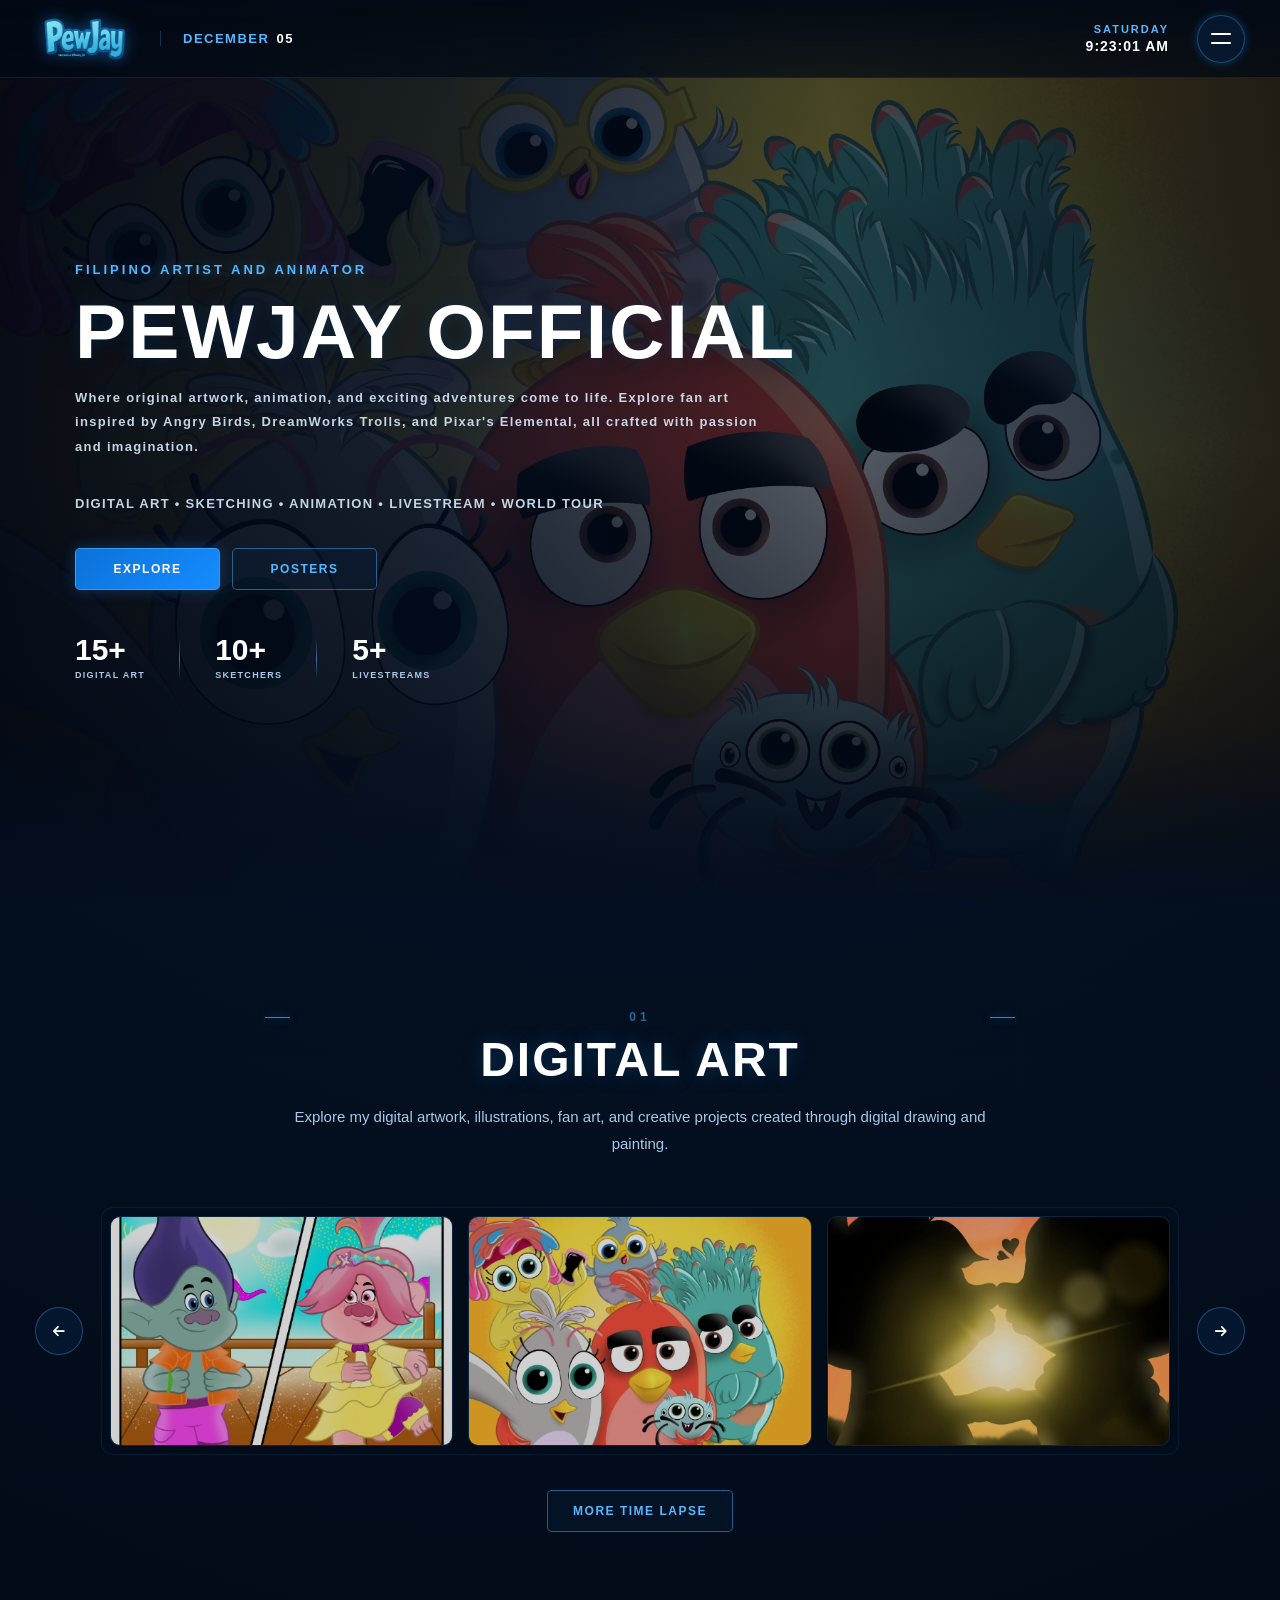
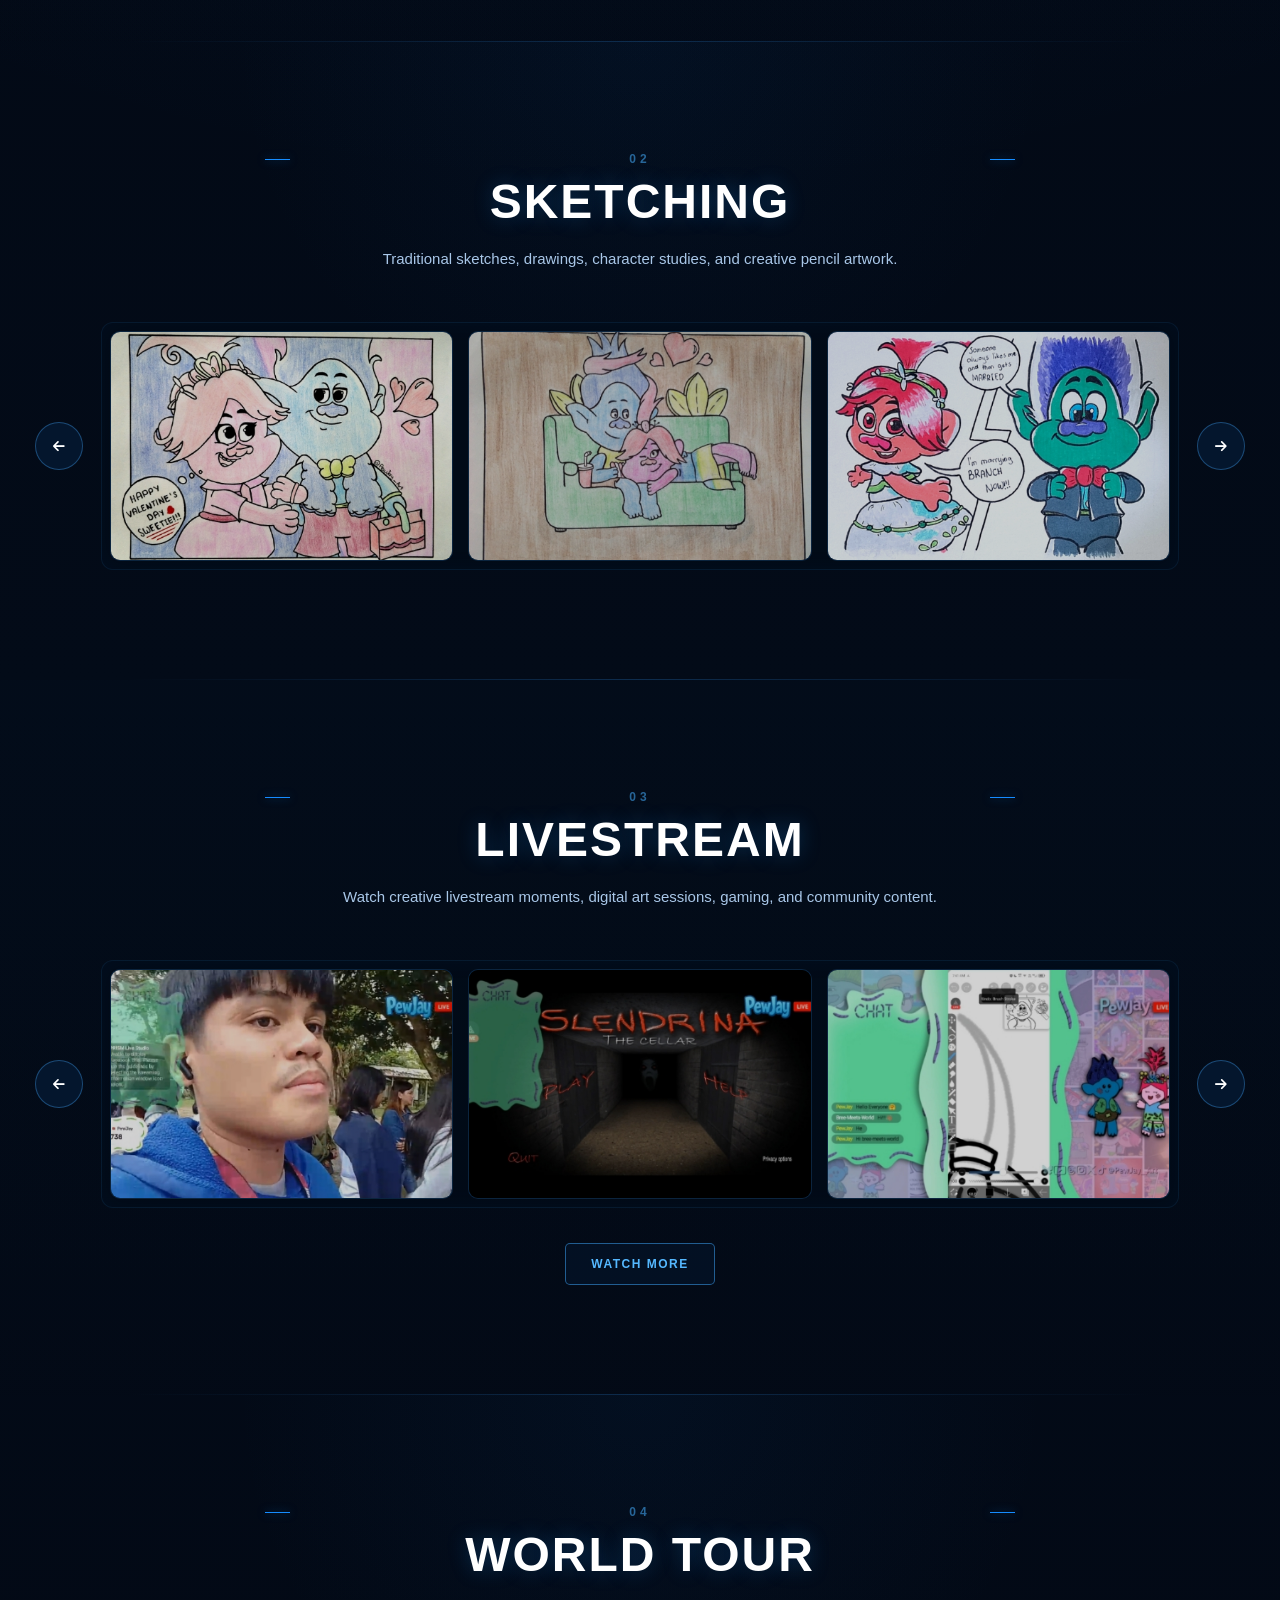
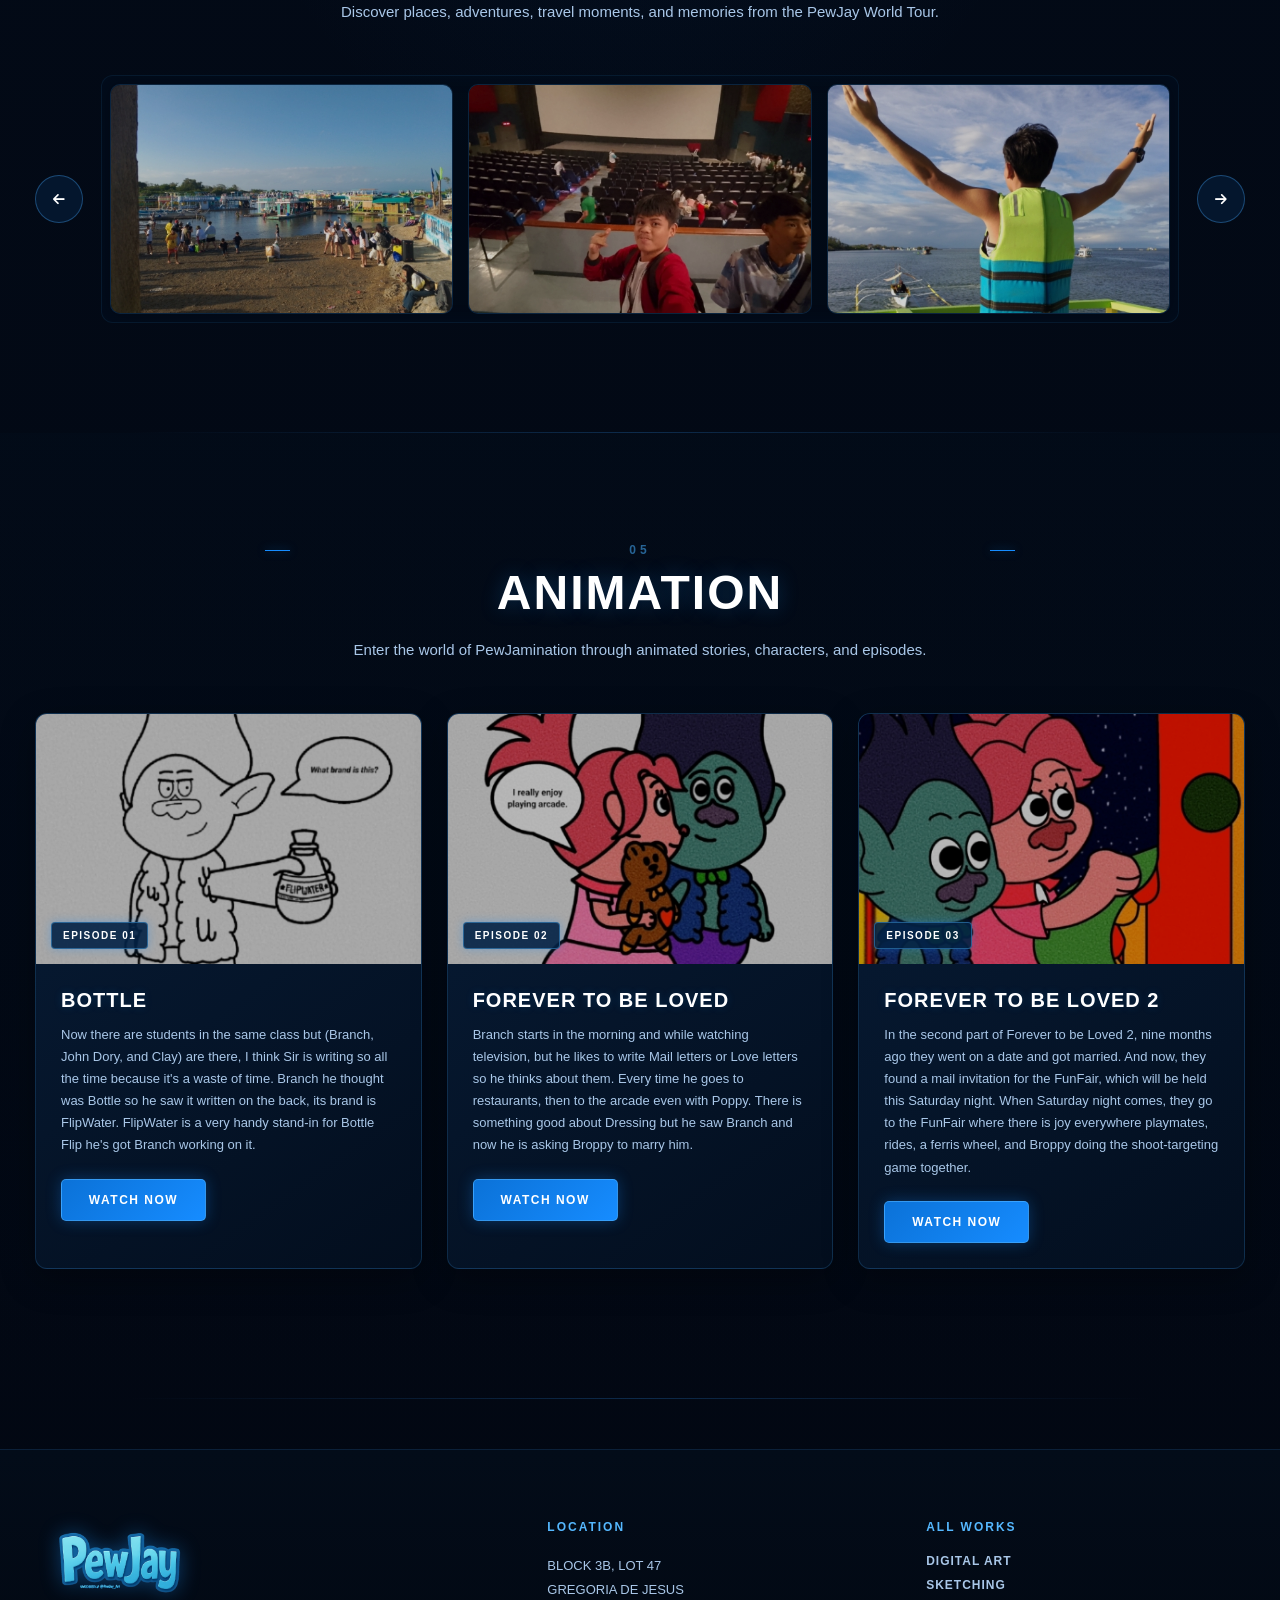
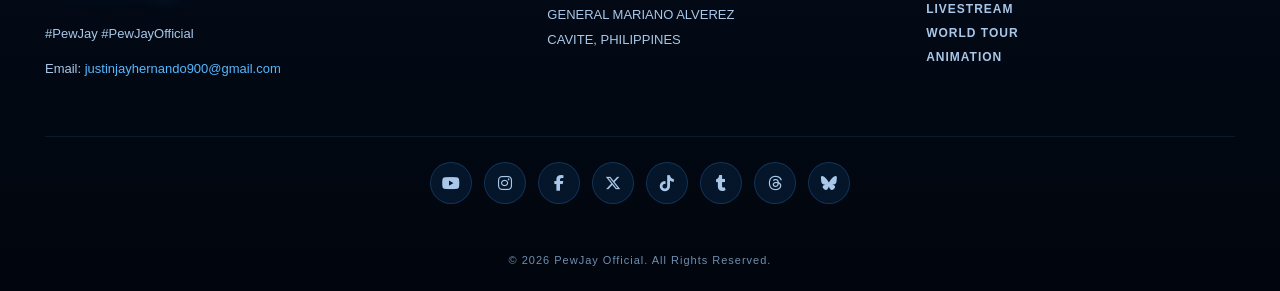
<file: maintenance.html>
<!DOCTYPE html>
<html lang="en">

<head>

    <meta charset="UTF-8">

    <meta
        name="viewport"
        content="width=device-width, initial-scale=1.0"
    >

    <meta
        name="description"
        content="PewJay Official website maintenance page."
    >

    <title>
        THERE'S PROBLEM???
    </title>


    <!-- MAIN CSS -->

    <link
        rel="stylesheet"
        href="css/style.css"
    >

    <!-- MAINTENANCE CSS -->

    <link
        rel="stylesheet"
        href="css/maintenance.css"
    >

</head>


<body>


    <!-- =====================================================
         MAINTENANCE SCREEN
         ===================================================== -->

    <main
        class="maintenance-screen"
        id="maintenance-screen"
    >


        <!-- BACKGROUND -->

        <div
            class="maintenance-background"
            aria-hidden="true"
        ></div>


        <!-- BLUE OVERLAY -->

        <div
            class="maintenance-overlay"
            aria-hidden="true"
        ></div>


        <!-- LIGHT EFFECT -->

        <div
            class="maintenance-light"
            aria-hidden="true"
        ></div>


        <!-- CONTENT -->

        <section
            class="maintenance-content"
        >


            <!-- LOGO -->

            <div class="maintenance-logo">

                <img
                    src="images/logo/name.png"
                    alt="PewJay Official"
                >

            </div>


            <!-- LABEL -->

            <p class="maintenance-label">
                WEBSITE MAINTENANCE
            </p>


            <!-- HEADING -->

            <h1>
                WE'LL BE<br>
                RIGHT BACK
            </h1>


            <!-- DESCRIPTION -->

            <p class="maintenance-description">

                PewJay Official is currently undergoing
                scheduled website maintenance.

                <br>

                We're improving the experience,
                updating creative content, and
                preparing something new.

            </p>


            <!-- STATUS -->

            <div class="maintenance-status">

                <span
                    class="maintenance-dot"
                ></span>

                <span>
                    MAINTENANCE IN PROGRESS
                </span>

            </div>


            <!-- LINE -->

            <div
                class="maintenance-line"
                aria-hidden="true"
            ></div>


            <!-- FOOTER -->

            <p class="maintenance-footer">

                PEWJAY OFFICIAL
                <span>•</span>
                DIGITAL ART
                <span>•</span>
                ANIMATION
                <span>•</span>
                CREATIVITY

            </p>

        </section>


    </main>


    <!-- =====================================================
         MAINTENANCE JS
         ===================================================== -->

    <script
        src="js/maintenance.js"
    ></script>


</body>

</html>
</file>
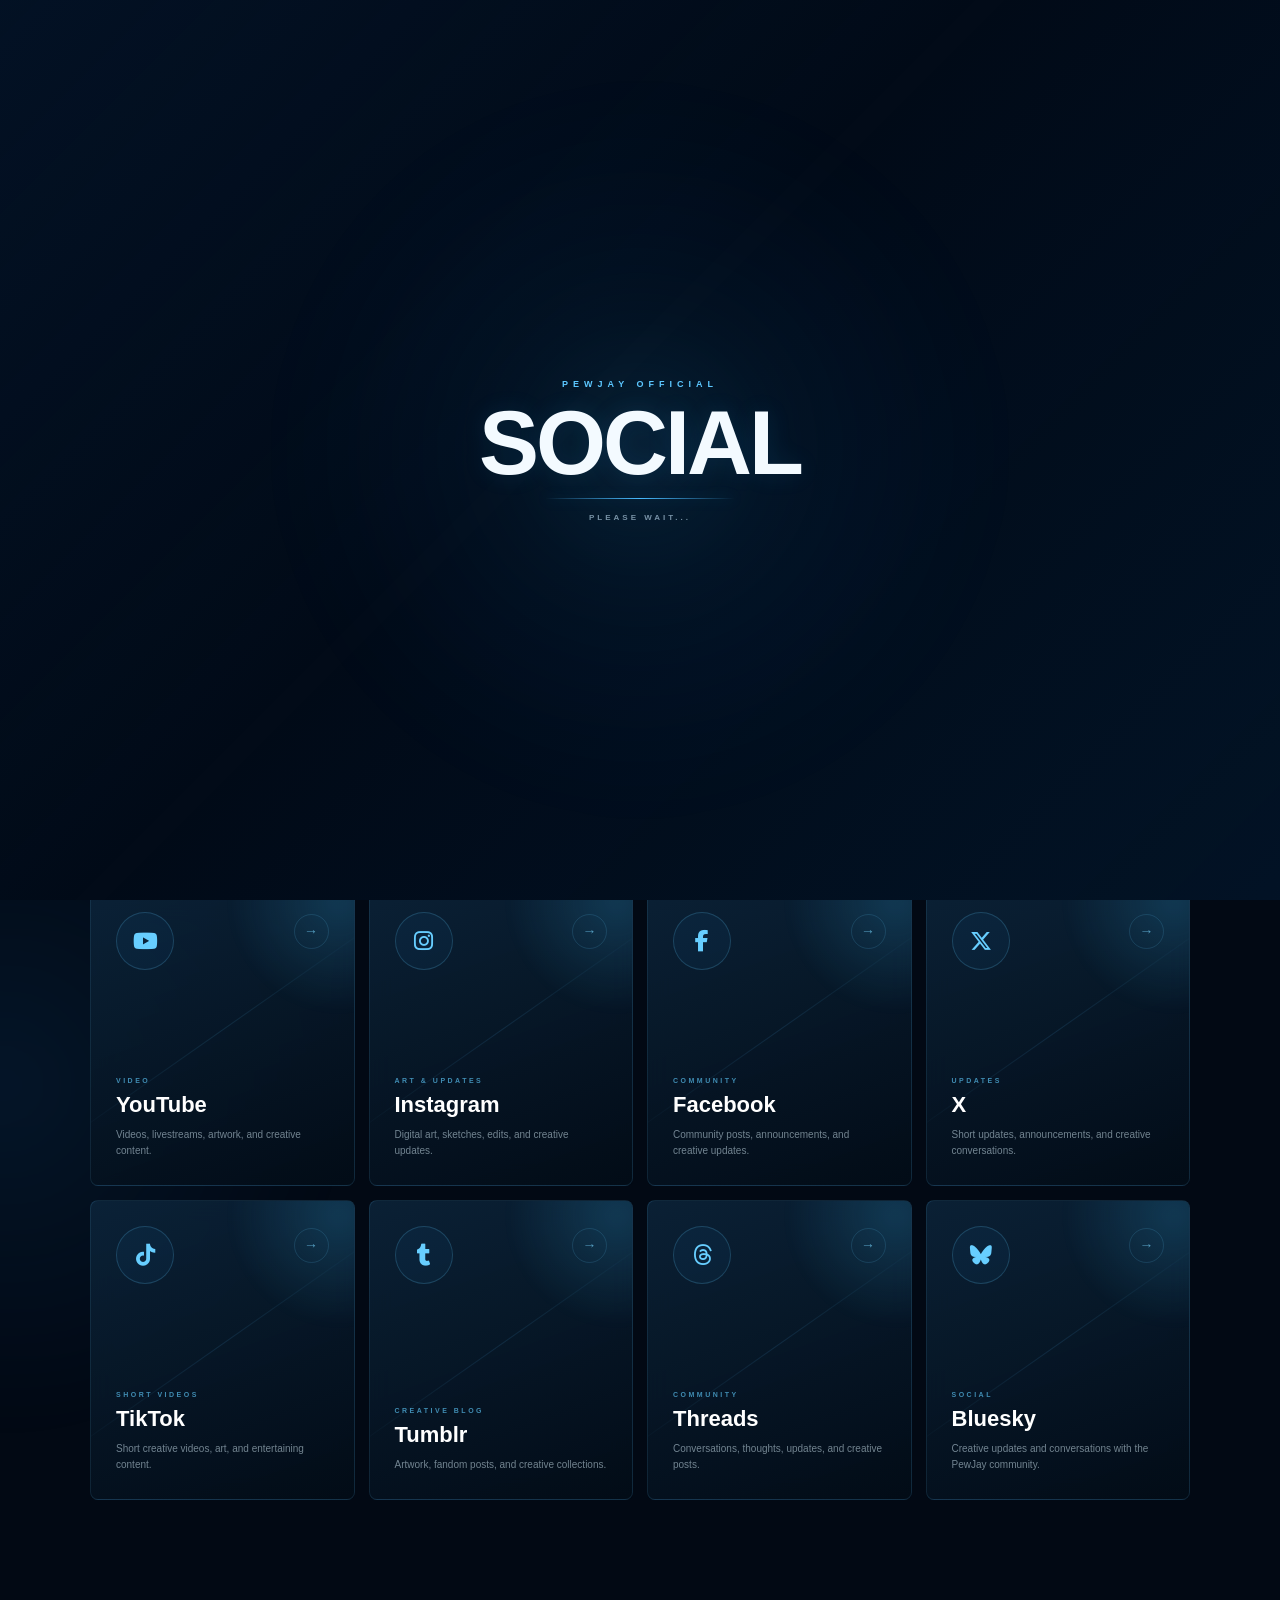
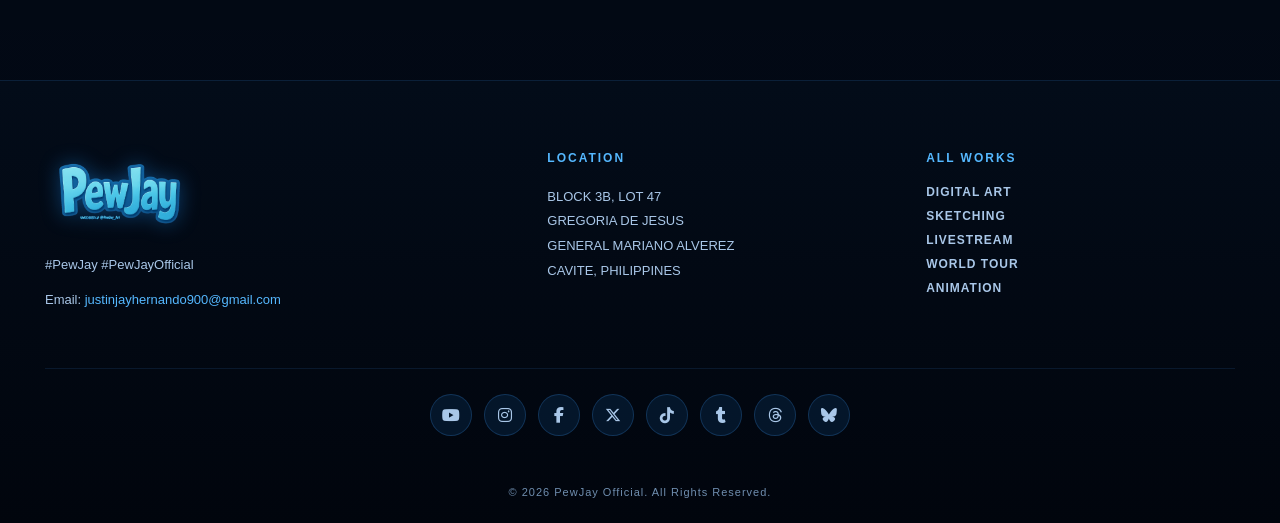
<file: social.html>
<!DOCTYPE html>
<html lang="en">
<head>
    <meta charset="UTF-8">
    <meta name="viewport" content="width=device-width, initial-scale=1.0">

    <title>SOCIAL</title>

    <!-- FAVICON -->
    <link
        rel="icon"
        type="image/png"
        href="images/logo/favicon.png"
    >

    <!-- Main CSS -->
    <link rel="stylesheet" href="css/style.css">
    <link rel="stylesheet" href="css/animation.css">
    <link rel="stylesheet" href="css/responsive.css">
    <link rel="stylesheet" href="css/social.css">

    <!-- FONT AWESOME -->
    <link
        rel="stylesheet"
        href="https://cdnjs.cloudflare.com/ajax/libs/font-awesome/6.7.2/css/all.min.css"
    >

</head>


<body>


    <!-- =====================================================
     PAGE OPENING ANIMATION
     ===================================================== -->

    <div class="page-intro" id="page-intro">

        <div class="page-intro-light"></div>

        <div class="page-intro-content">

            <span>
                PEWJAY OFFICIAL
            </span>

            <h1>
                SOCIAL
            </h1>

            <div class="page-intro-line"></div>

        </div>

    </div>


    <!-- ================================
         NAVIGATION
    ================================= -->

    <header class="navbar">

        <!-- LEFT -->
        <div class="nav-left">

            <a href="home.html" class="brand">
                <img src="images/logo/name.png" alt="PewJay Official Logo">
            </a>

            <div class="nav-date">
                <span id="nav-month">AUGUST</span>
                <span id="nav-date">09</span>
            </div>

        </div>


        <!-- RIGHT -->
        <div class="nav-right">

            <div class="nav-time">
                <span id="nav-day">SUNDAY</span>
                <span id="nav-clock">11:00:00 PM</span>
            </div>

            <button
                class="menu-toggle"
                id="menu-toggle"
                aria-label="Open Navigation"
                aria-expanded="false"
            >
                <span></span>
                <span></span>
            </button>

        </div>

    </header>


    <!-- ================================
         MOBILE MENU
    ================================= -->

    <nav class="mobile-menu" id="mobile-menu">

        <a href="home.html">HOME</a>
        <a href="event.html">EVENTS</a>
        <a href="news.html">NEWS</a>
        <a href="">SOCIAL</a>
        <a href="posters.html">POSTERS</a>
        <a href="fans.html">FANS</a>
        <a href="timeline.html">TIMELINE</a>
        <a href="donation.html">DONATION</a>

    </nav>

<!-- =====================================================
     SOCIAL HERO
     ===================================================== -->

<main>


<section class="social-hero">


    <div class="social-hero-light"></div>


    <div class="social-hero-content">

        <span class="social-kicker">
            CONNECT WITH PEWJAY
        </span>


        <h1>
            SOCIAL
        </h1>


        <p>
            Follow PewJay Official across social
            platforms for digital art, animation,
            livestreams, fandom updates, and
            creative projects.
        </p>

    </div>


</section>



<!-- =====================================================
     SOCIAL PLATFORMS
     ===================================================== -->

<section class="social-section">


    <div class="social-section-heading">

        <span>
            PEWJAY OFFICIAL
        </span>

        <h2>
            FOLLOW THE JOURNEY
        </h2>

        <p>
            Stay connected and discover the latest
            artwork, updates, videos, and creative
            content.
        </p>

    </div>



    <!-- SOCIAL GRID -->

    <div class="social-grid">


        <!-- YOUTUBE -->

        <a
            class="social-card youtube"
            href="https://youtube.com/@PewJay_Art"
            target="_blank"
            rel="noopener noreferrer"
            aria-label="PewJay Official YouTube"
        >

            <div class="social-card-icon">

                <i class="fa-brands fa-youtube"></i>

            </div>

            <div class="social-card-info">

                <span>
                    VIDEO
                </span>

                <h3>
                    YouTube
                </h3>

                <p>
                    Videos, livestreams, artwork,
                    and creative content.
                </p>

            </div>

            <span class="social-arrow">
                →
            </span>

        </a>



        <!-- INSTAGRAM -->

        <a
            class="social-card instagram"
            href="https://www.instagram.com/PewJay_Art"
            target="_blank"
            rel="noopener noreferrer"
            aria-label="PewJay Official Instagram"
        >

            <div class="social-card-icon">

                <i class="fa-brands fa-instagram"></i>

            </div>

            <div class="social-card-info">

                <span>
                    ART & UPDATES
                </span>

                <h3>
                    Instagram
                </h3>

                <p>
                    Digital art, sketches, edits,
                    and creative updates.
                </p>

            </div>

            <span class="social-arrow">
                →
            </span>

        </a>



        <!-- FACEBOOK -->

        <a
            class="social-card facebook"
            href="https://www.facebook.com/share/1BvWfZyaUS/"
            target="_blank"
            rel="noopener noreferrer"
            aria-label="PewJay Official Facebook"
        >

            <div class="social-card-icon">

                <i class="fa-brands fa-facebook-f"></i>

            </div>

            <div class="social-card-info">

                <span>
                    COMMUNITY
                </span>

                <h3>
                    Facebook
                </h3>

                <p>
                    Community posts, announcements,
                    and creative updates.
                </p>

            </div>

            <span class="social-arrow">
                →
            </span>

        </a>



        <!-- X -->

        <a
            class="social-card x-social"
            href="https://www.x.com/PewJay_Art"
            target="_blank"
            rel="noopener noreferrer"
            aria-label="PewJay Official X"
        >

            <div class="social-card-icon">

                <i class="fa-brands fa-x-twitter"></i>

            </div>

            <div class="social-card-info">

                <span>
                    UPDATES
                </span>

                <h3>
                    X
                </h3>

                <p>
                    Short updates, announcements,
                    and creative conversations.
                </p>

            </div>

            <span class="social-arrow">
                →
            </span>

        </a>



        <!-- TIKTOK -->

        <a
            class="social-card tiktok"
            href="https://www.tiktok.com/@pewjay_art"
            target="_blank"
            rel="noopener noreferrer"
            aria-label="PewJay Official TikTok"
        >

            <div class="social-card-icon">

                <i class="fa-brands fa-tiktok"></i>

            </div>

            <div class="social-card-info">

                <span>
                    SHORT VIDEOS
                </span>

                <h3>
                    TikTok
                </h3>

                <p>
                    Short creative videos, art,
                    and entertaining content.
                </p>

            </div>

            <span class="social-arrow">
                →
            </span>

        </a>



        <!-- TUMBLR -->

        <a
            class="social-card tumblr"
            href="https://www.tumblr.com/pewjayart"
            target="_blank"
            rel="noopener noreferrer"
            aria-label="PewJay Official Tumblr"
        >

            <div class="social-card-icon">

                <i class="fa-brands fa-tumblr"></i>

            </div>

            <div class="social-card-info">

                <span>
                    CREATIVE BLOG
                </span>

                <h3>
                    Tumblr
                </h3>

                <p>
                    Artwork, fandom posts,
                    and creative collections.
                </p>

            </div>

            <span class="social-arrow">
                →
            </span>

        </a>



        <!-- THREADS -->

        <a
            class="social-card threads"
            href="https://www.threads.net/@pewjay_art"
            target="_blank"
            rel="noopener noreferrer"
            aria-label="PewJay Official Threads"
        >

            <div class="social-card-icon">

                <i class="fa-brands fa-threads"></i>

            </div>

            <div class="social-card-info">

                <span>
                    COMMUNITY
                </span>

                <h3>
                    Threads
                </h3>

                <p>
                    Conversations, thoughts,
                    updates, and creative posts.
                </p>

            </div>

            <span class="social-arrow">
                →
            </span>

        </a>



        <!-- BLUESKY -->

        <a
            class="social-card bluesky"
            href="https://bsky.app/profile/pewjayart.bsky.social"
            target="_blank"
            rel="noopener noreferrer"
            aria-label="PewJay Official Bluesky"
        >

            <div class="social-card-icon">

                <i class="fa-brands fa-bluesky"></i>

            </div>

            <div class="social-card-info">

                <span>
                    SOCIAL
                </span>

                <h3>
                    Bluesky
                </h3>

                <p>
                    Creative updates and conversations
                    with the PewJay community.
                </p>

            </div>

            <span class="social-arrow">
                →
            </span>

        </a>


    </div>

</section>


</main>



    <!-- ================================
         FOOTER
    ================================= -->

    <footer class="site-footer">

        <div class="footer-content">


            <!-- LEFT -->

            <div class="footer-column footer-brand">

                <img
                    src="images/logo/name.png"
                    alt="PewJay Official Logo"
                    class="footer-logo"
                >

                <p class="hashtags">
                    #PewJay #PewJayOfficial
                </p>

                <p class="footer-email">
                    Email:
                    <a href="mailto:justinjayhernando900@gmail.com">
                        justinjayhernando900@gmail.com
                    </a>
                </p>

            </div>


            <!-- CENTER -->

            <div class="footer-column footer-location">

                <h3>LOCATION</h3>

                <p>
                    BLOCK 3B, LOT 47<br>
                    GREGORIA DE JESUS<br>
                    GENERAL MARIANO ALVEREZ<br>
                    CAVITE, PHILIPPINES
                </p>

            </div>


            <!-- RIGHT -->

            <div class="footer-column footer-works">

                <h3>ALL WORKS</h3>

                <a href="#digital-art">
                    DIGITAL ART
                </a>

                <a href="#sketching">
                    SKETCHING
                </a>

                <a href="#livestream">
                    LIVESTREAM
                </a>

                <a href="#world-tour">
                    WORLD TOUR
                </a>

                <a href="#animation">
                    ANIMATION
                </a>

            </div>

        </div>


        <!-- SOCIAL ICONS -->

        <div class="footer-social">

            <a href="https://youtube.com/@PewJay_Art" aria-label="YouTube">
                <i class="fa-brands fa-youtube"></i>
            </a>

            <a href="https://www.instagram.com/PewJay_Art" aria-label="Instagram">
                <i class="fa-brands fa-instagram"></i>
            </a>

            <a href="https://www.facebook.com/share/1BvWfZyaUS/" aria-label="Facebook">
                <i class="fa-brands fa-facebook-f"></i>
            </a>

            <a href="https://www.x.com/PewJay_Art" aria-label="X">
                <i class="fa-brands fa-x-twitter"></i>
            </a>

            <a href="https://www.tiktok.com/@pewjay_art" aria-label="TikTok">
                <i class="fa-brands fa-tiktok"></i>
            </a>

            <a href="https://www.tumblr.com/pewjayart" aria-label="Tumblr">
                <i class="fa-brands fa-tumblr"></i>
            </a>

            <a href="https://www.threads.net/@pewjay_art" aria-label="Threads">
                <i class="fa-brands fa-threads"></i>
            </a>

            <a href="https://bsky.app/profile/pewjayart.bsky.social" aria-label="Bluesky">
                <i class="fa-brands fa-bluesky"></i>
            </a>

        </div>


        <!-- COPYRIGHT -->

        <div class="footer-bottom">

            <p>
                © 2026 PewJay Official. All Rights Reserved.
            </p>

        </div>

    </footer>


        <!-- =====================================================
     GLOBAL COOKIE NOTICE
     STYLE 02 — CINEMATIC GLASS CARD
     ===================================================== -->

    <div
        class="cookie-card"
        id="cookie-card"
        role="dialog"
        aria-label="Cookie notice"
    >

        <!-- TOP -->

        <div class="cookie-card-top">

            <div class="cookie-card-icon">

                <i class="fa-solid fa-cookie-bite"></i>

            </div>

            <span>
                PEWJAY OFFICIAL
            </span>

            <button
                type="button"
                class="cookie-card-close"
                id="cookie-card-close"
                aria-label="Close cookie notice"
            >

                <i class="fa-solid fa-xmark"></i>

            </button>

        </div>


        <!-- CONTENT -->

        <div class="cookie-card-content">

            <h3>
                How about some cookies?
            </h3>

            <p>
                We use cookies to remember your preferences
                and improve your browsing experience across
                the PewJay Official website.
            </p>

        </div>


        <!-- BOTTOM -->

        <div class="cookie-card-bottom">

            <span class="cookie-card-status">

                <i class="fa-solid fa-circle"></i>

                WEBSITE PREFERENCES

            </span>


            <button
                type="button"
                class="cookie-card-accept"
                id="cookie-card-accept"
            >

                ACCEPT COOKIES

                <i class="fa-solid fa-arrow-right"></i>

            </button>

        </div>

    </div>


<!-- =====================================================
     JAVASCRIPT
     ===================================================== -->

<script src="js/datetime.js"></script>
<script src="js/menu.js"></script>
<script src="js/script.js"></script>
<script src="js/maintenance.js"></script>
<script src="js/cookies.js"></script>

</body>

</html>
</file>
<file: css/style.css>
/* =========================================================
   PEWJAY OFFICIAL
   MAIN STYLE
   Night Blue / Glow Theme
   ========================================================= */


/* =========================================================
   1. ROOT VARIABLES
   ========================================================= */

:root {

    --bg-main: #030914;
    --bg-secondary: #061426;
    --bg-card: rgba(7, 25, 48, 0.82);

    --blue-main: #168cff;
    --blue-light: #55b8ff;
    --blue-dark: #0754a0;

    --text-main: #ffffff;
    --text-secondary: #a9c7e8;
    --text-muted: #6f8eaf;

    --border: rgba(80, 170, 255, 0.25);

    --glow-small:
        0 0 10px rgba(22, 140, 255, 0.35);

    --glow-medium:
        0 0 20px rgba(22, 140, 255, 0.45);

    --glow-large:
        0 0 45px rgba(22, 140, 255, 0.30);

    --transition:
        0.3s ease;

    --container:
        1400px;
}


/* =========================================================
   2. RESET
   ========================================================= */

* {
    margin: 0;
    padding: 0;
    box-sizing: border-box;
}

html {
    scroll-behavior: smooth;
}

body {
    min-height: 100vh;

    background:
        radial-gradient(
            circle at 50% 0%,
            rgba(13, 88, 160, 0.20),
            transparent 35%
        ),
        linear-gradient(
            180deg,
            #020712 0%,
            #030b18 45%,
            #020712 100%
        );

    color: var(--text-main);

    font-family:
        "Segoe UI",
        Arial,
        Helvetica,
        sans-serif;

    overflow-x: hidden;
}


/* =========================================================
   3. GLOBAL ELEMENTS
   ========================================================= */

img {
    display: block;
    max-width: 100%;
}

a {
    color: inherit;
    text-decoration: none;
}

button,
a {
    -webkit-tap-highlight-color: transparent;
}

button {
    font-family: inherit;
}

::selection {
    background: var(--blue-main);
    color: #ffffff;
}


/* =========================================================
   4. SCROLLBAR
   ========================================================= */

::-webkit-scrollbar {
    width: 8px;
}

::-webkit-scrollbar-track {
    background: #020711;
}

::-webkit-scrollbar-thumb {
    background: linear-gradient(
        180deg,
        var(--blue-light),
        var(--blue-dark)
    );

    border-radius: 20px;
}

::-webkit-scrollbar-thumb:hover {
    background: var(--blue-main);
}


/* =========================================================
   5. NAVIGATION
   ========================================================= */

.navbar {
    position: fixed;

    top: 0;
    left: 0;

    width: 100%;
    height: 78px;

    padding:
        0 45px;

    display: flex;
    align-items: center;
    justify-content: space-between;

    z-index: 1000;

    background:
        linear-gradient(
            180deg,
            rgba(2, 9, 20, 0.96),
            rgba(2, 9, 20, 0.75)
        );

    border-bottom:
        1px solid rgba(60, 160, 255, 0.16);

    backdrop-filter:
        blur(15px);

    -webkit-backdrop-filter:
        blur(15px);
}


/* LEFT */

.nav-left {
    display: flex;
    align-items: center;
    gap: 25px;
}

.brand {
    display: flex;
    align-items: center;

    transition:
        transform var(--transition);
}

.brand:hover {
    transform: scale(1.04);
}

.brand img {
    width: 100px;
    height: auto;

    object-fit: contain;

    filter:
        drop-shadow(
            0 0 8px
            rgba(30, 150, 255, 0.45)
        );
}


/* DATE */

.nav-date {
    display: flex;
    align-items: center;
    gap: 7px;

    color: var(--text-secondary);

    font-size: 13px;
    font-weight: 600;

    letter-spacing: 1.5px;

    border-left:
        1px solid var(--border);

    padding-left: 22px;
}

#nav-month {
    color: var(--blue-light);
}

#nav-date {
    color: #ffffff;
}


/* RIGHT */

.nav-right {
    display: flex;
    align-items: center;
    gap: 28px;
}


/* TIME */

.nav-time {
    display: flex;
    flex-direction: column;
    align-items: flex-end;

    line-height: 1.3;
}

#nav-day {
    color: var(--blue-light);

    font-size: 11px;
    font-weight: 700;

    letter-spacing: 2px;
}

#nav-clock {
    color: #ffffff;

    font-size: 14px;
    font-weight: 600;

    letter-spacing: 1px;
}


/* =========================================================
   6. HAMBURGER
   ========================================================= */

.menu-toggle {
    width: 48px;
    height: 48px;

    border:
        1px solid rgba(70, 170, 255, 0.35);

    border-radius: 50%;

    background:
        rgba(7, 28, 55, 0.75);

    display: flex;
    flex-direction: column;

    justify-content: center;
    align-items: center;

    gap: 7px;

    cursor: pointer;

    transition:
        var(--transition);

    box-shadow:
        var(--glow-small);
}

.menu-toggle span {
    display: block;

    width: 20px;
    height: 2px;

    background: #ffffff;

    border-radius: 5px;

    transition:
        transform var(--transition),
        width var(--transition);
}

.menu-toggle:hover {
    background:
        rgba(20, 120, 220, 0.25);

    border-color:
        var(--blue-light);

    box-shadow:
        var(--glow-medium);
}

.menu-toggle.active span:first-child {
    transform:
        translateY(4.5px)
        rotate(45deg);
}

.menu-toggle.active span:last-child {
    transform:
        translateY(-4.5px)
        rotate(-45deg);
}


/* =========================================================
   7. MOBILE MENU
   FULL SCREEN — BOTTOM LEFT STYLE
   ========================================================= */

.mobile-menu {

    position: fixed;

    inset: 0;

    width: 100%;
    height: 100vh;
    height: 100svh;

    padding:
        0 7vw 85px;

    display: flex;

    flex-direction: column;

    justify-content: flex-end;

    align-items: flex-start;

    background:
        linear-gradient(
            180deg,
            rgb(1, 7, 15),
            rgb(2, 14, 28)
        );

    opacity: 0;

    visibility: hidden;

    transform:
        translateY(-25px);

    transition:
        opacity 0.35s ease,
        transform 0.5s
        cubic-bezier(
            0.16,
            1,
            0.3,
            1
        ),
        visibility 0.35s ease;

    overflow: hidden;

    z-index: 998;

}


/* =========================================================
   BACKGROUND LIGHT
   ========================================================= */

.mobile-menu::before {

    content: "";

    position: absolute;

    width: 550px;
    height: 550px;

    left: -180px;
    bottom: -250px;

    border-radius: 50%;

    background:
        radial-gradient(
            circle,
            rgba(30, 150, 255, 0.18),
            transparent 70%
        );

    filter:
        blur(35px);

    pointer-events: none;

}


/* =========================================================
   TOP DARK GRADIENT
   ========================================================= */

.mobile-menu::after {

    content: "";

    position: absolute;

    inset: 0;

    background:
        linear-gradient(
            180deg,
            rgba(0, 0, 0, 0.45),
            transparent 45%,
            rgba(0, 8, 18, 0.25)
        );

    pointer-events: none;

}


/* =========================================================
   OPEN
   ========================================================= */

.mobile-menu.active {

    opacity: 1;

    visibility: visible;

    transform:
        translateY(0);

}


/* =========================================================
   MENU LINKS
   ========================================================= */

.mobile-menu a {

    position: relative;

    z-index: 2;

    width: min(
        360px,
        85vw
    );

    padding:
        11px 0;

    display: flex;

    align-items: center;

    color:
        rgba(220, 240, 250, 0.52);

    background: transparent;

    border-bottom:
        1px solid
        rgba(100, 200, 255, 0.10);

    font-size: 15px;

    font-weight: 800;

    letter-spacing: 1.8px;

    text-decoration: none;

    transition:
        color 0.25s ease,
        padding-left 0.3s ease,
        border-color 0.25s ease;

}

/* =========================================================
   HOVER
   ========================================================= */

.mobile-menu a:hover {

    color:
        #ffffff;

    padding-left:
        10px;

    border-color:
        rgba(100, 210, 255, 0.30);

}


.mobile-menu a:hover::before {

    color:
        #63d4ff;

}


.mobile-menu a:hover::after {

    opacity: 1;

    transform:
        translateX(0);

    color:
        #63d4ff;

}


/* =========================================================
   ACTIVE PAGE
   ========================================================= */

.mobile-menu a.active {

    color:
        #ffffff;

    padding-left:
        12px;

    background:
        linear-gradient(
            90deg,
            rgba(50, 180, 255, 0.10),
            transparent 75%
        );

    border-bottom-color:
        rgba(99, 212, 255, 0.35);

    box-shadow:
        inset 2px 0 0 #63d4ff;

}

.mobile-menu a.active::before {

    color:
        #63d4ff;

}


/* =========================================================
   ACTIVE STATUS
   ========================================================= */

.mobile-menu a.active::after {

    margin-left: auto;

    display: inline-flex;

    align-items: center;

    justify-content: center;

    min-width: 52px;

    height: 20px;

    padding:
        0 8px;

    border:
        1px solid
        rgba(99, 212, 255, 0.45);

    border-radius:
        20px;

    background:
        rgba(99, 212, 255, 0.08);

    color:
        #63d4ff;

    font-size:
        6px;

    font-weight:
        800;

    letter-spacing:
        1.4px;

    opacity:
        1;

    transform:
        none;

    text-shadow:
        0 0 8px
        rgba(99, 212, 255, 0.8);

    box-shadow:
        0 0 12px
        rgba(40, 180, 255, 0.12);

    transition:
        0.25s ease;

}

/* =========================================================
   MENU REVEAL
   ========================================================= */

.mobile-menu.active a {

    animation:
        menuBottomReveal
        0.45s
        cubic-bezier(
            0.16,
            1,
            0.3,
            1
        )
        both;

}


.mobile-menu.active a:nth-child(1) {
    animation-delay: 0.05s;
}

.mobile-menu.active a:nth-child(2) {
    animation-delay: 0.09s;
}

.mobile-menu.active a:nth-child(3) {
    animation-delay: 0.13s;
}

.mobile-menu.active a:nth-child(4) {
    animation-delay: 0.17s;
}

.mobile-menu.active a:nth-child(5) {
    animation-delay: 0.21s;
}

.mobile-menu.active a:nth-child(6) {
    animation-delay: 0.25s;
}

.mobile-menu.active a:nth-child(7) {
    animation-delay: 0.29s;
}

.mobile-menu.active a:nth-child(8) {
    animation-delay: 0.33s;
}


/* =========================================================
   ANIMATION
   ========================================================= */

@keyframes menuBottomReveal {

    from {

        opacity: 0;

        transform:
            translateY(18px);

    }

    to {

        opacity: 1;

        transform:
            translateY(0);

    }

}


/* =========================================================
   MOBILE
   ========================================================= */

@media (max-width: 600px) {

    .mobile-menu {

        padding:
            0 25px 75px;

    }


    .mobile-menu a {

        width:
            min(
                330px,
                88vw
            );

        padding:
            10px 0;

        font-size:
            14px;

        letter-spacing:
            1.5px;

    }


    .mobile-menu a::before {

        width:
            28px;

        font-size:
            6px;

    }

}


/* =========================================================
   VERY SMALL MOBILE
   ========================================================= */

@media (max-width: 380px) {

    .mobile-menu {

        padding:
            0 20px 65px;

    }


    .mobile-menu a {

        font-size:
            13px;

        padding:
            9px 0;

    }

}


/* =========================================================
   REDUCED MOTION
   ========================================================= */

@media (prefers-reduced-motion: reduce) {

    .mobile-menu {

        transition:
            opacity 0.2s ease;

        transform:
            none;

    }


    .mobile-menu.active a {

        animation:
            none;

    }

}


/* =========================================================
   8. GLOBAL BUTTONS
   ========================================================= */

.btn {
    min-width: 145px;

    padding:
        13px 25px;

    display: inline-flex;

    align-items: center;
    justify-content: center;

    border-radius: 5px;

    font-size: 12px;
    font-weight: 800;

    letter-spacing: 1.5px;

    cursor: pointer;

    transition:
        transform var(--transition),
        background var(--transition),
        box-shadow var(--transition),
        border-color var(--transition);
}

.btn:hover {
    transform:
        translateY(-3px);
}


/* PRIMARY */

.btn-primary {
    color: #ffffff;

    background:
        linear-gradient(
            135deg,
            #0b72d8,
            #168cff
        );

    border:
        1px solid
        rgba(100, 190, 255, 0.45);

    box-shadow:
        0 0 15px
        rgba(22, 140, 255, 0.30);
}

.btn-primary:hover {
    box-shadow:
        0 0 25px
        rgba(22, 140, 255, 0.60);
}


/* OUTLINE */

.btn-outline {
    color: var(--blue-light);

    background:
        rgba(7, 30, 58, 0.35);

    border:
        1px solid
        rgba(65, 170, 255, 0.50);
}

.btn-outline:hover {
    color: #ffffff;

    background:
        rgba(20, 130, 240, 0.18);

    border-color:
        var(--blue-light);

    box-shadow:
        var(--glow-medium);
}


/* =========================================================
   9. PORTFOLIO SECTIONS
   ========================================================= */

.portfolio-section {
    position: relative;

    width: 100%;
    max-width: var(--container);

    margin:
        0 auto;

    padding:
        110px 45px;
}


/* SECTION HEADING */

.section-heading {
    max-width: 750px;

    margin:
        0 auto 50px;

    text-align: center;

    position: relative;
}

.section-number {
    display: block;

    margin-bottom: 8px;

    color:
        rgba(70, 175, 255, 0.55);

    font-size: 12px;
    font-weight: 800;

    letter-spacing: 4px;
}

.section-heading h2 {
    margin-bottom: 16px;

    color: #ffffff;

    font-size:
        clamp(30px, 4vw, 48px);

    font-weight: 800;

    letter-spacing: 2px;

    text-shadow:
        0 0 20px
        rgba(30, 150, 255, 0.25);
}

.section-heading p {
    color: var(--text-secondary);

    font-size: 15px;

    line-height: 1.8;
}


/* =========================================================
   10. PLAYLIST
   ========================================================= */

.playlist-container {
    position: relative;

    display: flex;
    align-items: center;

    gap: 18px;

    width: 100%;
}

.playlist {
    width: 100%;

    overflow: hidden;

    border-radius: 12px;
}

.playlist-track {
    display: flex;

    gap: 15px;

    transition:
        transform 0.5s ease;
}

.playlist-track img {
    flex:
        0 0
        calc(25% - 12px);

    width: calc(25% - 12px);

    height: 230px;

    object-fit: cover;

    border-radius: 10px;

    border:
        1px solid
        rgba(65, 160, 255, 0.15);

    filter:
        brightness(0.82);

    transition:
        transform var(--transition),
        filter var(--transition),
        box-shadow var(--transition);
}

.playlist-track img:hover {
    transform:
        scale(1.025);

    filter:
        brightness(1);

    box-shadow:
        0 0 25px
        rgba(25, 140, 255, 0.30);
}


/* SLIDER ARROWS */

.slider-arrow {
    flex:
        0 0 48px;

    width: 48px;
    height: 48px;

    border:
        1px solid
        rgba(70, 170, 255, 0.35);

    border-radius: 50%;

    color: #ffffff;

    background:
        rgba(5, 25, 50, 0.85);

    cursor: pointer;

    transition:
        var(--transition);

    z-index: 2;
}

.slider-arrow:hover {
    background:
        var(--blue-main);

    border-color:
        var(--blue-light);

    box-shadow:
        var(--glow-medium);

    transform:
        scale(1.05);
}


/* SECTION BUTTON */

.section-button {
    margin-top: 35px;

    text-align: center;
}


/* =========================================================
   11. ANIMATION CARDS
   ========================================================= */

.animation-cards {
    display: grid;

    grid-template-columns:
        repeat(3, 1fr);

    gap: 25px;
}

.animation-card {
    overflow: hidden;

    background:
        linear-gradient(
            145deg,
            rgba(8, 31, 59, 0.92),
            rgba(3, 15, 31, 0.92)
        );

    border:
        1px solid
        rgba(70, 170, 255, 0.18);

    border-radius: 12px;

    box-shadow:
        0 10px 35px
        rgba(0, 0, 0, 0.30);

    transition:
        transform var(--transition),
        border-color var(--transition),
        box-shadow var(--transition);
}

.animation-card:hover {
    transform:
        translateY(-7px);

    border-color:
        rgba(70, 180, 255, 0.45);

    box-shadow:
        var(--glow-large);
}


/* CARD IMAGE */

.animation-card-image {
    position: relative;

    height: 250px;

    overflow: hidden;
}

.animation-card-image img {
    width: 100%;
    height: 100%;

    object-fit: cover;

    filter:
        brightness(0.75);

    transition:
        transform 0.5s ease,
        filter 0.5s ease;
}

.animation-card:hover
.animation-card-image img {
    transform:
        scale(1.06);

    filter:
        brightness(0.95);
}


/* EPISODE */

.episode {
    position: absolute;

    left: 15px;
    bottom: 15px;

    padding:
        7px 11px;

    color: #ffffff;

    background:
        rgba(4, 35, 70, 0.90);

    border:
        1px solid
        rgba(75, 180, 255, 0.40);

    border-radius: 4px;

    font-size: 10px;
    font-weight: 800;

    letter-spacing: 1.5px;

    box-shadow:
        var(--glow-small);
}


/* CARD CONTENT */

.animation-card-content {
    padding: 25px;
}

.animation-card-content h3 {
    margin-bottom: 12px;

    color: #ffffff;

    font-size: 20px;

    letter-spacing: 1px;
}

.animation-card-content p {
    min-height: 70px;

    margin-bottom: 22px;

    color: var(--text-secondary);

    font-size: 13px;

    line-height: 1.7;
}


/* =========================================================
   12. FOOTER
   ========================================================= */

.site-footer {
    position: relative;

    margin-top: 50px;

    padding:
        70px 45px 25px;

    background:
        linear-gradient(
            180deg,
            #030c19,
            #01050d
        );

    border-top:
        1px solid
        rgba(55, 155, 255, 0.18);
}


/* FOOTER CONTENT */

.footer-content {
    width: 100%;
    max-width: var(--container);

    margin:
        0 auto;

    display: grid;

    grid-template-columns:
        1.4fr 1fr 1fr;

    gap: 70px;
}


/* FOOTER COLUMNS */

.footer-column h3 {
    margin-bottom: 20px;

    color:
        var(--blue-light);

    font-size: 12px;

    letter-spacing: 2px;
}

.footer-column p {
    color: var(--text-secondary);

    font-size: 13px;

    line-height: 1.9;
}


/* FOOTER LOGO */

.footer-logo {
    width: 150px;

    margin-bottom: 18px;

    filter:
        drop-shadow(
            0 0 10px
            rgba(30, 150, 255, 0.35)
        );
}

.hashtags {
    margin-bottom: 10px;
}

.footer-email a {
    color:
        var(--blue-light);

    transition:
        var(--transition);
}

.footer-email a:hover {
    color: #ffffff;

    text-shadow:
        0 0 10px
        var(--blue-main);
}


/* ALL WORKS */

.footer-works {
    display: flex;
    flex-direction: column;

    align-items: flex-start;
}

.footer-works a {
    margin-bottom: 10px;

    color:
        var(--text-secondary);

    font-size: 12px;
    font-weight: 700;

    letter-spacing: 1px;

    transition:
        var(--transition);
}

.footer-works a:hover {
    color:
        var(--blue-light);

    transform:
        translateX(5px);

    text-shadow:
        0 0 10px
        rgba(30, 150, 255, 0.45);
}


/* =========================================================
   13. SOCIAL ICONS
   ========================================================= */

.footer-social {
    max-width: var(--container);

    margin:
        55px auto 30px;

    padding-top: 25px;

    display: flex;

    justify-content: center;

    gap: 12px;

    border-top:
        1px solid
        rgba(60, 150, 240, 0.12);
}

.footer-social a {
    width: 42px;
    height: 42px;

    display: flex;

    align-items: center;
    justify-content: center;

    color:
        var(--text-secondary);

    background:
        rgba(8, 35, 65, 0.55);

    border:
        1px solid
        rgba(65, 160, 255, 0.22);

    border-radius: 50%;

    transition:
        var(--transition);
}

.footer-social a:hover {
    color: #ffffff;

    background:
        var(--blue-main);

    border-color:
        var(--blue-light);

    transform:
        translateY(-4px);

    box-shadow:
        var(--glow-medium);
}


/* =========================================================
   14. FOOTER BOTTOM
   ========================================================= */

.footer-bottom {
    text-align: center;

    padding-top: 20px;
}

.footer-bottom p {
    color:
        var(--text-muted);

    font-size: 11px;

    letter-spacing: 1px;
}


/* =========================================================
   15. SECTION SEPARATION
   ========================================================= */

.portfolio-section::after {
    content: "";

    position: absolute;

    left: 10%;
    right: 10%;
    bottom: 0;

    height: 1px;

    background:
        linear-gradient(
            90deg,
            transparent,
            rgba(45, 145, 240, 0.25),
            transparent
        );
}


/* =========================================================
   16. FOCUS ACCESSIBILITY
   ========================================================= */

a:focus-visible,
button:focus-visible {
    outline:
        2px solid
        var(--blue-light);

    outline-offset: 4px;
}


/* =========================================================
   17. REDUCED MOTION
   ========================================================= */

@media (prefers-reduced-motion: reduce) {

    *,
    *::before,
    *::after {
        scroll-behavior: auto !important;
        transition: none !important;
        animation: none !important;
    }

}



/* =========================================================
   PEWJAY OFFICIAL
   GLOBAL COOKIE NOTICE
   STYLE 02 — CINEMATIC GLASS CARD
   ========================================================= */


/* =========================================================
   COOKIE CARD
   ========================================================= */

.cookie-card {

    position: fixed;

    right: 28px;
    bottom: 28px;

    z-index: 99999;

    width: min(390px, calc(100% - 56px));

    padding: 20px;

    border:
        1px solid
        rgba(100, 210, 255, 0.20);

    background:
        linear-gradient(
            145deg,
            rgba(8, 28, 45, 0.94),
            rgba(2, 10, 20, 0.96)
        );

    box-shadow:
        0 25px 70px
        rgba(0, 0, 0, 0.55),

        inset 0 1px 0
        rgba(150, 225, 255, 0.05);

    backdrop-filter:
        blur(20px);

    -webkit-backdrop-filter:
        blur(20px);

    overflow: hidden;

    opacity: 0;

    visibility: hidden;

    transform:
        translateY(35px)
        scale(0.96);

    transition:
        opacity 0.4s ease,
        visibility 0.4s ease,
        transform 0.55s
        cubic-bezier(
            0.16,
            1,
            0.3,
            1
        );

}


/* =========================================================
   SHOW
   ========================================================= */

.cookie-card.show {

    opacity: 1;

    visibility: visible;

    transform:
        translateY(0)
        scale(1);

}


/* =========================================================
   BLUE AMBIENT LIGHT
   ========================================================= */

.cookie-card::before {

    content: "";

    position: absolute;

    width: 180px;
    height: 180px;

    top: -110px;
    right: -80px;

    border-radius: 50%;

    background:
        radial-gradient(
            circle,
            rgba(50, 190, 255, 0.18),
            transparent 70%
        );

    filter:
        blur(15px);

    pointer-events: none;

}


/* =========================================================
   TOP
   ========================================================= */

.cookie-card-top {

    position: relative;

    display: flex;

    align-items: center;

    gap: 10px;

}


.cookie-card-icon {

    width: 34px;
    height: 34px;

    display: flex;

    align-items: center;
    justify-content: center;

    border:
        1px solid
        rgba(100, 210, 255, 0.22);

    border-radius: 50%;

    color:
        #68d5ff;

    background:
        rgba(50, 170, 230, 0.08);

    font-size: 12px;

}


.cookie-card-top > span {

    color:
        rgba(120, 215, 255, 0.65);

    font-size: 6px;

    font-weight: 900;

    letter-spacing: 2.5px;

}


/* =========================================================
   CLOSE
   ========================================================= */

.cookie-card-close {

    margin-left: auto;

    width: 28px;
    height: 28px;

    display: flex;

    align-items: center;
    justify-content: center;

    border: 0;

    background: transparent;

    color:
        rgba(210, 235, 245, 0.38);

    cursor: pointer;

    transition:
        color 0.2s ease,
        transform 0.2s ease;

}


.cookie-card-close:hover {

    color:
        #ffffff;

    transform:
        rotate(90deg);

}


/* =========================================================
   CONTENT
   ========================================================= */

.cookie-card-content {

    position: relative;

    margin-top: 20px;

}


.cookie-card-content h3 {

    color:
        #ffffff;

    font-size: 21px;

    font-weight: 800;

    letter-spacing:
        -0.7px;

}


.cookie-card-content p {

    max-width: 330px;

    margin-top: 9px;

    color:
        rgba(210, 235, 245, 0.48);

    font-size: 8px;

    line-height: 1.8;

}


/* =========================================================
   BOTTOM
   ========================================================= */

.cookie-card-bottom {

    display: flex;

    align-items: center;

    justify-content: space-between;

    gap: 15px;

    margin-top: 20px;

    padding-top: 15px;

    border-top:
        1px solid
        rgba(100, 210, 255, 0.10);

}


/* =========================================================
   STATUS
   ========================================================= */

.cookie-card-status {

    color:
        rgba(150, 220, 240, 0.35);

    font-size: 5px;

    font-weight: 800;

    letter-spacing: 1.3px;

    white-space: nowrap;

}


.cookie-card-status i {

    margin-right: 5px;

    color:
        rgba(80, 200, 255, 0.60);

    font-size: 5px;

}


/* =========================================================
   ACCEPT
   ========================================================= */

.cookie-card-accept {

    display: flex;

    align-items: center;

    gap: 9px;

    padding:
        10px 13px;

    border:
        1px solid
        rgba(100, 210, 255, 0.28);

    background:
        rgba(50, 170, 230, 0.10);

    color:
        #72d9ff;

    font-size: 6px;

    font-weight: 900;

    letter-spacing: 1.3px;

    cursor: pointer;

    transition:
        background 0.25s ease,
        border-color 0.25s ease,
        transform 0.25s ease;

}


.cookie-card-accept i {

    font-size: 7px;

    transition:
        transform 0.25s ease;

}


.cookie-card-accept:hover {

    background:
        rgba(50, 170, 230, 0.20);

    border-color:
        rgba(100, 210, 255, 0.55);

}


.cookie-card-accept:hover i {

    transform:
        translateX(3px);

}


/* =========================================================
   MOBILE
   ========================================================= */

@media (max-width: 600px) {

    .cookie-card {

        left: 14px;
        right: 14px;

        bottom: 14px;

        width:
            auto;

        padding: 17px;

    }


    .cookie-card-content h3 {

        font-size: 18px;

    }


    .cookie-card-content p {

        font-size: 7px;

        line-height: 1.7;

    }


    .cookie-card-bottom {

        align-items: flex-end;

    }


    .cookie-card-status {

        font-size: 4px;

    }


    .cookie-card-accept {

        padding:
            9px 11px;

        font-size: 5px;

    }

}


/* =========================================================
   SMALL MOBILE
   ========================================================= */

@media (max-width: 380px) {

    .cookie-card {

        padding: 15px;

    }


    .cookie-card-content {

        margin-top: 16px;

    }


    .cookie-card-content h3 {

        font-size: 16px;

    }


    .cookie-card-bottom {

        flex-direction: column;

        align-items: stretch;

    }


    .cookie-card-status {

        order: 2;

    }


    .cookie-card-accept {

        justify-content: center;

        width: 100%;

    }

}


/* =========================================================
   REDUCED MOTION
   ========================================================= */

@media (prefers-reduced-motion: reduce) {

    .cookie-card {

        transition: none;

    }

}
</file>
<file: css/animation.css>
/* =========================================================
   PEWJAY OFFICIAL
   ANIMATION.CSS
   Global Animation & Motion Effects
   ========================================================= */


/* =========================================================
   1. PAGE LOAD
   ========================================================= */

body {
    opacity: 0;
}

body.page-loaded {
    opacity: 1;

    transition:
        opacity 0.8s ease;
}


/* =========================================================
   2. FADE UP
   ========================================================= */

@keyframes fadeUp {

    from {
        opacity: 0;

        transform:
            translateY(30px);
    }

    to {
        opacity: 1;

        transform:
            translateY(0);
    }

}


/* =========================================================
   3. FADE DOWN
   ========================================================= */

@keyframes fadeDown {

    from {
        opacity: 0;

        transform:
            translateY(-25px);
    }

    to {
        opacity: 1;

        transform:
            translateY(0);
    }

}


/* =========================================================
   4. FADE LEFT
   ========================================================= */

@keyframes fadeLeft {

    from {
        opacity: 0;

        transform:
            translateX(-35px);
    }

    to {
        opacity: 1;

        transform:
            translateX(0);
    }

}


/* =========================================================
   5. FADE RIGHT
   ========================================================= */

@keyframes fadeRight {

    from {
        opacity: 0;

        transform:
            translateX(35px);
    }

    to {
        opacity: 1;

        transform:
            translateX(0);
    }

}


/* =========================================================
   6. HERO ENTRANCE
   ========================================================= */

.hero-label {
    animation:
        fadeDown 0.8s ease 0.15s both;
}


.hero-text h1 {
    animation:
        fadeLeft 0.9s ease 0.25s both;
}


.hero-subtitle {
    animation:
        fadeLeft 0.9s ease 0.4s both;
}


.hero-buttons {
    animation:
        fadeUp 0.8s ease 0.55s both;
}


.hero-stats {
    animation:
        fadeUp 0.8s ease 0.7s both;
}


/* =========================================================
   7. HERO LIGHT PULSE
   ========================================================= */

@keyframes bluePulse {

    0%,
    100% {
        opacity: 0.45;

        transform:
            scale(1);
    }

    50% {
        opacity: 0.75;

        transform:
            scale(1.08);
    }

}


.hero-section::before {
    animation:
        bluePulse 7s ease-in-out infinite;
}


/* =========================================================
   8. GLOW PULSE
   ========================================================= */

@keyframes glowPulse {

    0%,
    100% {
        box-shadow:
            0 0 0
            rgba(40, 170, 255, 0);
    }

    50% {
        box-shadow:
            0 0 18px
            rgba(40, 170, 255, 0.18);
    }

}


/* =========================================================
   9. BUTTON HOVER
   ========================================================= */

.btn,
.slider-arrow,
.menu-toggle,
.footer-social a {
    transition:
        transform 0.3s ease,
        box-shadow 0.3s ease,
        border-color 0.3s ease,
        background 0.3s ease,
        color 0.3s ease;
}


.btn:hover {
    transform:
        translateY(-3px);
}


/* =========================================================
   10. BUTTON PRESS
   ========================================================= */

.btn:active,
.slider-arrow:active,
.menu-toggle:active {
    transform:
        scale(0.96);
}


/* =========================================================
   11. BUTTON RIPPLE
   ========================================================= */

.btn,
.slider-arrow,
.footer-social a {
    position:
        relative;

    overflow:
        hidden;
}


.button-ripple {
    position:
        absolute;

    border-radius:
        50%;

    pointer-events:
        none;

    background:
        rgba(100, 210, 255, 0.20);

    transform:
        scale(0);

    animation:
        buttonRipple 0.6s ease-out;
}


@keyframes buttonRipple {

    to {
        transform:
            scale(2.5);

        opacity:
            0;
    }

}


/* =========================================================
   12. SECTION REVEAL
   ========================================================= */

.portfolio-section,
.event-card {
    opacity: 0;

    transform:
        translateY(35px);

    transition:
        opacity 0.8s ease,
        transform 0.8s ease;
}


.portfolio-section.section-visible,
.portfolio-section.active-section,
.event-card {
    opacity: 1;

    transform:
        translateY(0);
}


/* =========================================================
   13. PLAYLIST IMAGE HOVER
   ========================================================= */

.playlist-track img {
    transition:
        transform 0.45s ease,
        filter 0.45s ease,
        box-shadow 0.45s ease;
}


.playlist-track img:hover {
    transform:
        scale(1.025);

    filter:
        brightness(1.08);

    box-shadow:
        0 0 22px
        rgba(25, 145, 255, 0.16);
}


/* =========================================================
   14. SELECTED IMAGE
   ========================================================= */

.playlist-track img.selected-image {
    transform:
        scale(1.025);

    filter:
        brightness(1.1);

    box-shadow:
        0 0 28px
        rgba(35, 165, 255, 0.24);
}


/* =========================================================
   15. IMAGE SHINE
   ========================================================= */

.playlist-track {
    position:
        relative;
}


.playlist-track::after {
    content:
        "";

    position:
        absolute;

    top:
        0;

    left:
        -120%;

    width:
        70%;

    height:
        100%;

    pointer-events:
        none;

    background:
        linear-gradient(
            110deg,
            transparent,
            rgba(150, 225, 255, 0.08),
            transparent
        );

    transform:
        skewX(-20deg);

    transition:
        left 0.8s ease;
}


.playlist:hover .playlist-track::after {
    left:
        150%;
}


/* =========================================================
   16. ANIMATION CARD
   ========================================================= */

.animation-card {
    transition:
        transform 0.35s ease,
        box-shadow 0.35s ease,
        border-color 0.35s ease;
}


.animation-card:hover {
    transform:
        translateY(-7px);

    box-shadow:
        0 20px 50px
        rgba(0, 0, 0, 0.30),

        0 0 25px
        rgba(25, 145, 255, 0.08);
}


/* =========================================================
   17. ANIMATION CARD IMAGE
   ========================================================= */

.animation-card-image {
    overflow:
        hidden;
}


.animation-card-image img {
    width:
        100%;

    height:
        100%;

    object-fit:
        cover;

    transition:
        transform 0.6s ease,
        filter 0.6s ease;
}


.animation-card:hover
.animation-card-image img {
    transform:
        scale(1.05);

    filter:
        brightness(1.06);
}


/* =========================================================
   18. EVENT CARD
   ========================================================= */

.event-card {
    animation:
        fadeUp 0.8s ease both;
}


.event-card:nth-child(1) {
    animation-delay:
        0.15s;
}


.event-card:nth-child(2) {
    animation-delay:
        0.30s;
}


.event-card:nth-child(3) {
    animation-delay:
        0.45s;
}


/* =========================================================
   19. COUNTDOWN PULSE
   ========================================================= */

.countdown-item strong {
    animation:
        countdownPulse 1s ease-in-out infinite;
}


@keyframes countdownPulse {

    0%,
    100% {
        opacity:
            0.82;
    }

    50% {
        opacity:
            1;
    }

}


/* =========================================================
   20. COUNTDOWN NUMBER CHANGE
   ========================================================= */

.countdown-item.changed strong {
    animation:
        numberChange 0.35s ease;
}


@keyframes numberChange {

    0% {
        transform:
            translateY(-5px);

        opacity:
            0;
    }

    100% {
        transform:
            translateY(0);

        opacity:
            1;
    }

}


/* =========================================================
   21. MENU ANIMATION
   ========================================================= */

.mobile-menu {
    opacity:
        0;

    visibility:
        hidden;

    transform:
        translateY(-12px);

    transition:
        opacity 0.3s ease,
        visibility 0.3s ease,
        transform 0.3s ease;
}


.mobile-menu.active {
    opacity:
        1;

    visibility:
        visible;

    transform:
        translateY(0);
}


/* =========================================================
   22. HAMBURGER
   ========================================================= */

.menu-toggle span {
    transition:
        transform 0.3s ease,
        opacity 0.25s ease;
}


.menu-toggle.active span:first-child {
    transform:
        translateY(4px)
        rotate(45deg);
}


.menu-toggle.active span:last-child {
    transform:
        translateY(-4px)
        rotate(-45deg);
}


/* =========================================================
   23. FOOTER SOCIAL
   ========================================================= */

.footer-social a:hover {
    transform:
        translateY(-4px);

    box-shadow:
        0 0 18px
        rgba(30, 155, 255, 0.20);
}


/* =========================================================
   24. FLOATING GLOW
   ========================================================= */

@keyframes floatingGlow {

    0%,
    100% {
        transform:
            translateY(0);
    }

    50% {
        transform:
            translateY(-8px);
    }

}


/* Apply only to elements explicitly marked */

.float-glow {
    animation:
        floatingGlow 4s ease-in-out infinite;
}


/* =========================================================
   25. GLOW LINE
   ========================================================= */

@keyframes glowLine {

    0% {
        opacity:
            0.35;

        transform:
            scaleX(0.85);
    }

    50% {
        opacity:
            1;

        transform:
            scaleX(1);
    }

    100% {
        opacity:
            0.35;

        transform:
            scaleX(0.85);
    }

}


.glow-line {
    animation:
        glowLine 3s ease-in-out infinite;
}


/* =========================================================
   26. ACCESSIBILITY
   ========================================================= */

@media (prefers-reduced-motion: reduce) {

    *,
    *::before,
    *::after {
        animation-duration:
            0.01ms !important;

        animation-iteration-count:
            1 !important;

        scroll-behavior:
            auto !important;

        transition-duration:
            0.01ms !important;
    }

}

/* =========================================================
   PEWJAY OFFICIAL
   FANS PAGE OPENING ANIMATION
   Blue Night • Soft Light • Cinematic Reveal
   ========================================================= */


/* =========================================================
   OPENING SCREEN
   ========================================================= */

.page-intro {
    position: fixed;

    inset: 0;

    z-index: 99999;

    display: flex;

    align-items: center;

    justify-content: center;

    overflow: hidden;

    background:
        #020B18;

    opacity: 1;

    visibility: visible;

    pointer-events: auto;

    transition:
        opacity 0.9s ease,
        visibility 0.9s ease;
}


/* =========================================================
   BACKGROUND GRADIENT
   ========================================================= */

.page-intro::before {
    content: "";

    position: absolute;

    inset: 0;

    background:
        linear-gradient(
            135deg,
            rgba(5, 30, 60, 0.35),
            transparent 45%,
            rgba(10, 90, 160, 0.10)
        );

    opacity: 0;

    animation:
        introBackground
        2.8s
        ease
        forwards;
}


/* =========================================================
   CENTER LIGHT
   ========================================================= */

.page-intro-light {
    position: absolute;

    width: 650px;
    height: 650px;

    top: 50%;
    left: 50%;

    transform:
        translate(-50%, -50%)
        scale(0.35);

    border-radius: 50%;

    background:
        radial-gradient(
            circle,
            rgba(45, 180, 255, 0.20) 0%,
            rgba(45, 160, 255, 0.08) 32%,
            transparent 70%
        );

    filter:
        blur(35px);

    opacity: 0;

    animation:
        introLightReveal
        3s
        ease-in-out
        forwards;
}


/* =========================================================
   SMALL LIGHT CORE
   ========================================================= */

.page-intro-light::after {
    content: "";

    position: absolute;

    width: 160px;
    height: 160px;

    top: 50%;
    left: 50%;

    transform:
        translate(-50%, -50%);

    border-radius: 50%;

    background:
        radial-gradient(
            circle,
            rgba(110, 215, 255, 0.13),
            transparent 70%
        );

    filter:
        blur(12px);

    animation:
        introCore
        2.5s
        ease-in-out
        infinite alternate;
}


/* =========================================================
   CONTENT
   ========================================================= */

.page-intro-content {
    position: relative;

    z-index: 2;

    display: flex;

    flex-direction: column;

    align-items: center;

    justify-content: center;

    text-align: center;
}


/* =========================================================
   PEWJAY LABEL
   ========================================================= */

.page-intro-content span {
    color:
        #5CC7FF;

    font-size:
        9px;

    font-weight:
        800;

    letter-spacing:
        5px;

    text-transform:
        uppercase;

    opacity: 0;

    transform:
        translateY(10px);

    animation:
        introFadeUp
        0.7s
        ease
        0.2s
        forwards;
}


/* =========================================================
   FANS TITLE
   ========================================================= */

.page-intro-content h1 {
    position: relative;

    margin:
        14px 0;

    color:
        #F3FAFF;

    font-size:
        clamp(48px, 9vw, 90px);

    font-weight:
        900;

    line-height:
        0.9;

    letter-spacing:
        -3px;

    text-transform:
        uppercase;

    opacity: 0;

    transform:
        translateY(20px)
        scale(0.94);

    text-shadow:
        0 0 25px
        rgba(50, 180, 255, 0.12);

    animation:
        introTitleReveal
        1s
        cubic-bezier(.16, 1, .3, 1)
        0.35s
        forwards;
}

/* =========================================================
   LINE
   ========================================================= */

.page-intro-line {
    width:
        0;

    height:
        1px;

    background:
        linear-gradient(
            90deg,
            transparent,
            #48BAFF,
            transparent
        );

    box-shadow:
        0 0 14px
        rgba(55, 185, 255, 0.30);

    animation:
        introLineReveal
        0.8s
        ease
        0.95s
        forwards;
}


/* =========================================================
   SUBTITLE
   ========================================================= */

.page-intro-content::after {
    content:
        "PLEASE WAIT...";

    margin-top:
        14px;

    color:
        rgba(190, 220, 240, 0.62);

    font-size:
        8px;

    font-weight:
        700;

    letter-spacing:
        3px;

    opacity:
        0;

    animation:
        introFade
        0.7s
        ease
        1.15s
        forwards;
}


/* =========================================================
   EXIT
   ========================================================= */

.page-intro.intro-hidden {
    opacity:
        0;

    visibility:
        hidden;

    pointer-events:
        none;
}


/* =========================================================
   BODY LOCK
   ========================================================= */

body.intro-active {
    overflow:
        hidden;
}


/* =========================================================
   ANIMATIONS
   ========================================================= */


/* BACKGROUND */

@keyframes introBackground {

    0% {
        opacity:
            0;
    }

    100% {
        opacity:
            1;
    }

}


/* MAIN LIGHT */

@keyframes introLightReveal {

    0% {
        opacity:
            0;

        transform:
            translate(-50%, -50%)
            scale(0.35);
    }

    40% {
        opacity:
            1;

        transform:
            translate(-50%, -50%)
            scale(0.9);
    }

    75% {
        opacity:
            0.75;

        transform:
            translate(-50%, -50%)
            scale(1.08);
    }

    100% {
        opacity:
            0.55;

        transform:
            translate(-50%, -50%)
            scale(1.15);
    }

}


/* CORE */

@keyframes introCore {

    0% {
        opacity:
            0.35;

        transform:
            translate(-50%, -50%)
            scale(0.8);
    }

    100% {
        opacity:
            0.75;

        transform:
            translate(-50%, -50%)
            scale(1.15);
    }

}


/* FADE UP */

@keyframes introFadeUp {

    0% {
        opacity:
            0;

        transform:
            translateY(10px);
    }

    100% {
        opacity:
            1;

        transform:
            translateY(0);
    }

}


/* TITLE */

@keyframes introTitleReveal {

    0% {
        opacity:
            0;

        transform:
            translateY(20px)
            scale(0.94);
    }

    100% {
        opacity:
            1;

        transform:
            translateY(0)
            scale(1);
    }

}


/* TITLE SWEEP */

@keyframes introTitleSweep {

    0% {
        left:
            -25%;
    }

    45% {
        left:
            120%;
    }

    100% {
        left:
            120%;
    }

}


/* LINE */

@keyframes introLineReveal {

    0% {
        width:
            0;

        opacity:
            0;
    }

    100% {
        width:
            190px;

        opacity:
            1;
    }

}


/* SUBTITLE */

@keyframes introFade {

    0% {
        opacity:
            0;

        transform:
            translateY(5px);
    }

    100% {
        opacity:
            1;

        transform:
            translateY(0);
    }

}


/* =========================================================
   MOBILE
   ========================================================= */

@media (max-width: 600px) {

    .page-intro-light {
        width:
            450px;

        height:
            450px;
    }


    .page-intro-content span {
        font-size:
            7px;

        letter-spacing:
            3px;
    }


    .page-intro-content h1 {
        font-size:
            52px;

        letter-spacing:
            -2px;
    }


    .page-intro-content::after {
        font-size:
            6px;

        letter-spacing:
            2px;
    }


    .page-intro-line {
        animation-duration:
            0.7s;
    }

}


/* =========================================================
   REDUCED MOTION
   ========================================================= */

@media (prefers-reduced-motion: reduce) {

    .page-intro,
    .page-intro::before,
    .page-intro-light,
    .page-intro-light::after,
    .page-intro-content span,
    .page-intro-content h1,
    .page-intro-content h1::after,
    .page-intro-line,
    .page-intro-content::after {

        animation:
            none;

        transition:
            none;
    }

}
</file>
<file: css/responsive.css>
/* =========================================================
   PEWJAY OFFICIAL
   RESPONSIVE.CSS
   Desktop / Tablet / Mobile
   ========================================================= */


/* =========================================================
   LARGE DESKTOP
   1400px+
   ========================================================= */

@media (min-width: 1400px) {

    .playlist-track img {
        flex: 0 0 calc(25% - 12px);
        width: calc(25% - 12px);
        height: 250px;
    }


    .hero-text h1 {
        font-size: 72px;
    }

}


/* =========================================================
   DESKTOP
   1200px - 1399px
   ========================================================= */

@media (max-width: 1399px) {

    .navbar {
        padding-left: 35px;
        padding-right: 35px;
    }


    .portfolio-section {
        padding-left: 35px;
        padding-right: 35px;
    }


    .playlist-track img {
        flex: 0 0 calc(33.333% - 10px);
        width: calc(33.333% - 10px);
    }

}


/* =========================================================
   TABLET LANDSCAPE
   992px - 1199px
   ========================================================= */

@media (max-width: 1199px) {

    /* =====================================================
       NAVIGATION
       ===================================================== */

    .navbar {
        height: 72px;

        padding:
            0 28px;
    }


    .brand img {
        width: 130px;
    }


    .nav-date {
        padding-left: 16px;
        gap: 6px;
    }


    .nav-right {
        gap: 20px;
    }


    /* =====================================================
       FULL SCREEN MOBILE MENU
       ===================================================== */

    .mobile-menu {

        top: 0;
        right: 0;

        width: 100%;
        max-width: none;

        height: 100vh;
        height: 100svh;

        padding:
            0 7vw 85px;

        justify-content:
            flex-end;

        align-items:
            flex-start;

    }


    /* =====================================================
       HERO
       ===================================================== */

    .hero-content {
        padding:
            0 60px;
    }


    .hero-text {
        max-width: 700px;
    }


    .hero-text h1 {
        font-size: 58px;
    }


    /* =====================================================
       SECTIONS
       ===================================================== */

    .portfolio-section {
        padding:
            90px 28px;
    }


    .section-heading {
        margin-bottom: 40px;
    }


    /* =====================================================
       PLAYLIST
       ===================================================== */

    .playlist-track img {

        flex:
            0 0 calc(33.333% - 10px);

        width:
            calc(33.333% - 10px);

        height:
            210px;

    }


    /* =====================================================
       ANIMATION CARDS
       ===================================================== */

    .animation-cards {
        gap: 18px;
    }


    .animation-card-image {
        height: 220px;
    }


    .animation-card-content {
        padding: 22px;
    }


    /* =====================================================
       FOOTER
       ===================================================== */

    .site-footer {
        padding:
            60px 28px 25px;
    }


    .footer-content {
        gap: 40px;
    }

}


/* =========================================================
   TABLET PORTRAIT
   768px - 991px
   ========================================================= */

@media (max-width: 991px) {

    /* =====================================================
       NAVIGATION
       ===================================================== */

    .navbar {
        height: 68px;
    }


    /* =====================================================
       FULL SCREEN MOBILE MENU
       ===================================================== */

    .mobile-menu {

        top: 0;
        right: 0;

        width: 100%;
        max-width: none;

        height: 100vh;
        height: 100svh;

        padding:
            0 7vw 85px;

        justify-content:
            flex-end;

        align-items:
            flex-start;

    }


    /* =====================================================
       HERO
       ===================================================== */

    .hero-content {
        padding:
            0 45px;
    }


    .hero-text {
        max-width: 650px;
    }


    .hero-text h1 {
        font-size: 50px;
    }


    .hero-subtitle {
        font-size: 12px;
        line-height: 1.8;
    }


    /* =====================================================
       STATS
       ===================================================== */

    .hero-stats {
        gap: 25px;
    }


    .stat-item strong {
        font-size: 26px;
    }


    .stat-item span {
        font-size: 9px;
    }


    /* =====================================================
       SECTIONS
       ===================================================== */

    .portfolio-section {
        padding:
            80px 25px;
    }


    /* =====================================================
       PLAYLIST
       ===================================================== */

    .playlist-track img {

        flex:
            0 0 calc(50% - 8px);

        width:
            calc(50% - 8px);

        height:
            220px;

    }


    .playlist-container {
        gap: 10px;
    }


    .slider-arrow {

        flex:
            0 0 44px;

        width: 44px;
        height: 44px;

    }


    /* =====================================================
       ANIMATION
       ===================================================== */

    .animation-cards {

        grid-template-columns:
            repeat(2, 1fr);

    }


    .animation-card:nth-child(3) {

        grid-column:
            1 / -1;

        max-width:
            calc(50% - 9px);

        margin:
            0 auto;

    }


    /* =====================================================
       FOOTER
       ===================================================== */

    .footer-content {

        grid-template-columns:
            repeat(2, 1fr);

        gap:
            45px;

    }


    .footer-brand {

        grid-column:
            1 / -1;

    }


    .footer-location {

        grid-column:
            1;

    }


    .footer-works {

        grid-column:
            2;

    }

}


/* =========================================================
   MOBILE LARGE
   576px - 767px
   ========================================================= */

@media (max-width: 767px) {

    /* =====================================================
       NAVIGATION
       ===================================================== */

    .navbar {

        height:
            65px;

        padding:
            0 18px;

    }


    .brand img {
        width: 112px;
    }


    .nav-left {
        gap: 14px;
    }


    .nav-date {

        padding-left:
            12px;

        font-size:
            10px;

        letter-spacing:
            1px;

    }


    .nav-right {
        gap: 12px;
    }


    .nav-time {
        display: none;
    }


    .menu-toggle {

        width:
            43px;

        height:
            43px;

        position:
            relative;

        z-index:
            1001;

    }


    .menu-toggle span {
        width: 18px;
    }


    /* =====================================================
       FULL SCREEN MOBILE MENU
       ===================================================== */

    .mobile-menu {

        top: 0;
        right: 0;

        width: 100%;
        max-width: none;

        height: 100vh;
        height: 100svh;

        padding:
            0 25px 75px;

        justify-content:
            flex-end;

        align-items:
            flex-start;

    }


    /* =====================================================
       HERO
       ===================================================== */

    .hero-content {
        padding:
            0 25px;
    }


    .hero-text {
        max-width:
            100%;
    }


    .hero-label {
        font-size:
            10px;

        letter-spacing:
            1.5px;
    }


    .hero-text h1 {

        font-size:
            clamp(
                38px,
                11vw,
                52px
            );

        line-height:
            1.05;

        margin-bottom:
            16px;

    }


    .hero-subtitle {

        max-width:
            480px;

        font-size:
            10px;

        line-height:
            1.8;

    }


    /* =====================================================
       HERO BUTTONS
       ===================================================== */

    .hero-buttons {

        flex-wrap:
            wrap;

        gap:
            10px;

    }


    .hero-buttons .btn {

        min-width:
            125px;

        padding:
            11px 18px;

        font-size:
            10px;

    }


    /* =====================================================
       STATS
       ===================================================== */

    .hero-stats {

        gap:
            18px;

        margin-top:
            30px;

    }


    .stat-item {

        min-width:
            75px;

    }


    .stat-item strong {
        font-size:
            23px;
    }


    .stat-item span {

        font-size:
            8px;

        letter-spacing:
            0.8px;

    }


    /* =====================================================
       SECTIONS
       ===================================================== */

    .portfolio-section {

        padding:
            70px 18px;

    }


    .section-heading {
        margin-bottom:
            30px;
    }


    .section-number {

        font-size:
            10px;

        letter-spacing:
            3px;

    }


    .section-heading h2 {

        font-size:
            clamp(
                27px,
                8vw,
                38px
            );

        margin-bottom:
            12px;

    }


    .section-heading p {

        font-size:
            12px;

        line-height:
            1.7;

    }


    /* =====================================================
       PLAYLIST
       ===================================================== */

    .playlist-container {
        gap:
            7px;
    }


    .playlist-track {
        gap:
            10px;
    }


    .playlist-track img {

        flex:
            0 0 100%;

        width:
            100%;

        height:
            min(
                62vw,
                330px
            );

        border-radius:
            8px;

    }


    .slider-arrow {

        flex:
            0 0 38px;

        width:
            38px;

        height:
            38px;

        font-size:
            11px;

    }


    /* =====================================================
       SECTION BUTTON
       ===================================================== */

    .section-button {
        margin-top:
            25px;
    }


    .section-button .btn {

        width:
            100%;

        max-width:
            230px;

    }


    /* =====================================================
       ANIMATION CARDS
       ===================================================== */

    .animation-cards {

        grid-template-columns:
            1fr;

        gap:
            20px;

    }


    .animation-card:nth-child(3) {

        grid-column:
            auto;

        max-width:
            none;

        margin:
            0;

    }


    .animation-card-image {

        height:
            min(
                58vw,
                300px
            );

    }


    .animation-card-content {
        padding:
            20px;
    }


    .animation-card-content h3 {
        font-size:
            18px;
    }


    .animation-card-content p {

        min-height:
            auto;

        font-size:
            12px;

    }


    /* =====================================================
       FOOTER
       ===================================================== */

    .site-footer {

        padding:
            55px 20px 20px;

    }


    .footer-content {

        grid-template-columns:
            1fr;

        gap:
            35px;

        text-align:
            center;

    }


    .footer-brand,
    .footer-location,
    .footer-works {

        grid-column:
            auto;

    }


    .footer-brand {

        display:
            flex;

        flex-direction:
            column;

        align-items:
            center;

    }


    .footer-location {
        text-align:
            center;
    }


    .footer-works {
        align-items:
            center;
    }


    .footer-works a:hover {

        transform:
            translateY(-2px);

    }


    .footer-social {

        margin-top:
            40px;

        gap:
            9px;

    }


    .footer-social a {

        width:
            39px;

        height:
            39px;

    }


    .footer-bottom p {

        font-size:
            9px;

        line-height:
            1.6;

    }

}


/* =========================================================
   MOBILE SMALL
   400px - 575px
   ========================================================= */

@media (max-width: 575px) {

    /* =====================================================
       NAVIGATION
       ===================================================== */

    .navbar {

        padding:
            0 14px;

    }


    .brand img {
        width:
            100px;
    }


    .nav-date {
        display:
            none;
    }


    /* =====================================================
       MOBILE MENU
       ===================================================== */

    .mobile-menu {

        top:
            0;

        right:
            0;

        width:
            100%;

        max-width:
            none;

        height:
            100vh;

        height:
            100svh;

        padding:
            0 20px 65px;

        justify-content:
            flex-end;

        align-items:
            flex-start;

    }


    .mobile-menu a {

        width:
            min(
                330px,
                90vw
            );

        font-size:
            14px;

        padding:
            10px 0;

    }


    /* =====================================================
       HERO
       ===================================================== */

    .hero-content {

        padding:
            0 20px;

    }


    .hero-text h1 {

        font-size:
            39px;

    }


    .hero-subtitle {

        font-size:
            9px;

    }


    .hero-buttons {

        width:
            100%;

    }


    .hero-buttons .btn {

        flex:
            1;

        min-width:
            0;

    }


    /* =====================================================
       STATS
       ===================================================== */

    .hero-stats {

        width:
            100%;

        justify-content:
            space-between;

        gap:
            8px;

    }


    .stat-item {

        min-width:
            0;

        flex:
            1;

    }


    .stat-item strong {

        font-size:
            20px;

    }


    .stat-item span {

        display:
            block;

        font-size:
            7px;

        line-height:
            1.4;

    }


    /* =====================================================
       PLAYLIST
       ===================================================== */

    .playlist-track img {

        height:
            55vw;

        min-height:
            200px;

    }


    .slider-arrow {

        flex:
            0 0 34px;

        width:
            34px;

        height:
            34px;

    }


    /* =====================================================
       ANIMATION CARD
       ===================================================== */

    .animation-card-image {

        height:
            52vw;

        min-height:
            200px;

    }


    /* =====================================================
       FOOTER
       ===================================================== */

    .footer-logo {

        width:
            125px;

    }


    .footer-column p {

        font-size:
            11px;

    }

}


/* =========================================================
   EXTRA SMALL
   BELOW 400px
   ========================================================= */

@media (max-width: 399px) {

    /* =====================================================
       NAVIGATION
       ===================================================== */

    .brand img {

        width:
            90px;

    }


    .menu-toggle {

        width:
            40px;

        height:
            40px;

    }


    /* =====================================================
       MOBILE MENU
       ===================================================== */

    .mobile-menu {

        padding:
            0 20px 60px;

    }


    .mobile-menu a {

        width:
            min(
                310px,
                90vw
            );

        font-size:
            13px;

        padding:
            9px 0;

    }


    /* =====================================================
       HERO
       ===================================================== */

    .hero-text h1 {

        font-size:
            34px;

    }


    .hero-label {

        font-size:
            9px;

    }


    .hero-subtitle {

        font-size:
            8px;

    }


    .hero-buttons {

        flex-direction:
            column;

    }


    .hero-buttons .btn {

        width:
            100%;

    }


    .hero-stats {

        gap:
            5px;

    }


    .stat-item strong {

        font-size:
            18px;

    }


    .stat-item span {

        font-size:
            6px;

    }


    .portfolio-section {

        padding:
            60px 14px;

    }


    .playlist-container {

        gap:
            5px;

    }


    .playlist-track img {

        height:
            52vw;

    }

}


/* =========================================================
   MOBILE MENU — FINAL OVERRIDE
   ========================================================= */

/*
 * This keeps the mobile menu full-screen
 * even if another stylesheet contains old
 * top/right/width rules.
 */

@media (max-width: 767px) {

    .mobile-menu {

        position:
            fixed;

        inset:
            0;

        top:
            0;

        right:
            0;

        width:
            100%;

        max-width:
            none;

        height:
            100vh;

        height:
            100svh;

        padding:
            0 25px 75px;

        display:
            flex;

        flex-direction:
            column;

        justify-content:
            flex-end;

        align-items:
            flex-start;

    }


    .mobile-menu a {

        width:
            min(
                330px,
                90vw
            );

        font-size:
            14px;

        padding:
            10px 0;

    }

}


/* =========================================================
   MOBILE MENU — EXTRA SMALL FINAL
   ========================================================= */

@media (max-width: 399px) {

    .mobile-menu {

        padding:
            0 20px 60px;

    }


    .mobile-menu a {

        width:
            min(
                310px,
                90vw
            );

        font-size:
            13px;

        padding:
            9px 0;

    }

}
</file>
<file: css/donation.css>
/* =========================================================
   PEWJAY OFFICIAL
   DONATION.CSS
   STYLE 03 — MINIMAL CINEMATIC BLUE
   ========================================================= */


/* =========================================================
   PAGE
   ========================================================= */

.donation-page {

    position: relative;

    min-height: 100vh;

    padding:
        145px 6vw
        100px;

    overflow: hidden;

    background:
        #020914;

}

/* =========================================================
   BLUE LIGHT
   ========================================================= */

.donation-page::after {

    content: "";

    position: absolute;

    width: 600px;

    height: 600px;

    top: -300px;

    right: -150px;

    border-radius: 50%;

    background:
        radial-gradient(
            circle,
            rgba(30, 170, 240, 0.15),
            transparent 68%
        );

    filter:
        blur(30px);

    pointer-events: none;

}


/* =========================================================
   HERO
   ========================================================= */

.donation-hero {

    position: relative;

    z-index: 2;

    width:
        min(1050px, 100%);

    margin:
        0 auto 100px;

}


.donation-eyebrow {

    color:
        rgba(100, 210, 255, 0.65);

    font-size: 7px;

    font-weight: 900;

    letter-spacing: 5px;

    text-transform: uppercase;

}


.donation-hero h1 {

    max-width: 850px;

    margin-top: 22px;

    color:
        #ffffff;

    font-size:
        clamp(
            55px,
            9vw,
            110px
        );

    font-weight: 900;

    line-height: 0.82;

    letter-spacing:
        -6px;

}


.donation-intro {

    max-width: 500px;

    margin-top: 30px;

    color:
        rgba(200, 230, 242, 0.48);

    font-size: 10px;

    line-height: 1.9;

}


/* =========================================================
   DONATION LIST
   ========================================================= */

.donation-section {

    position: relative;

    z-index: 2;

    width:
        min(1100px, 100%);

    margin:
        auto;

}


/* =========================================================
   DONATION CARD
   ========================================================= */

.donation-card {

    position: relative;

    display: grid;

    grid-template-columns:
        300px 1fr;

    min-height: 390px;

    border-top:
        1px solid
        rgba(100, 210, 255, 0.18);

    transition:
        background 0.4s ease;

}


.donation-card:last-child {

    border-bottom:
        1px solid
        rgba(100, 210, 255, 0.18);

}


.donation-card:hover {

    background:
        rgba(40, 150, 200, 0.035);

}


/* =========================================================
   INDEX
   ========================================================= */

.donation-card::before {

    content:
        "01";

    position: absolute;

    top: 18px;

    left: 0;

    color:
        rgba(100, 210, 255, 0.40);

    font-size: 7px;

    font-weight: 900;

    letter-spacing: 3px;

}


.donation-card:nth-child(2)::before {

    content:
        "02";

}


.donation-card:nth-child(3)::before {

    content:
        "03";

}


/* =========================================================
   SCANNER
   ========================================================= */

.donation-scanner {

    position: relative;

    min-height: 390px;

    display: flex;

    align-items: center;

    justify-content: center;

}


/* =========================================================
   SCANNER IMAGE
   ========================================================= */

.donation-scanner img {

    position: relative;

    z-index: 2;

    width: 190px;

    aspect-ratio:
        3 / 4;

    object-fit: cover;

    background:
        #ffffff;

    padding: 8px;

    box-shadow:
        0 20px 45px
        rgba(0, 0, 0, 0.55);

    transition:
        transform 0.45s ease;

}


.donation-card:hover
.donation-scanner img {

    transform:
        translateY(-5px);

}


/* =========================================================
   SCANNER FRAME
   ========================================================= */

.donation-scanner::before {

    content: "";

    position: absolute;

    width: 215px;

    height: 285px;

    border:
        1px solid
        rgba(80, 200, 255, 0.14);

}


/* =========================================================
   SCANNER LIGHT
   ========================================================= */

.donation-scanner::after {

    content: "";

    position: absolute;

    z-index: 3;

    width: 190px;

    height: 1px;

    background:
        linear-gradient(
            90deg,
            transparent,
            rgba(80, 205, 255, 0.8),
            transparent
        );

    opacity: 0;

}


.donation-card:hover
.donation-scanner::after {

    animation:
        scanLine
        1.8s
        ease-in-out
        infinite;

}


/* =========================================================
   INFORMATION
   ========================================================= */

.donation-info {

    position: relative;

    display: flex;

    flex-direction: column;

    justify-content: center;

    padding:
        65px 60px;

}


/* =========================================================
   VERTICAL LINE
   ========================================================= */

.donation-info::before {

    content: "";

    position: absolute;

    left: 0;

    top: 18%;

    width: 1px;

    height: 64%;

    background:
        linear-gradient(
            180deg,
            transparent,
            rgba(80, 200, 255, 0.25),
            transparent
        );

}


/* =========================================================
   COUNTRY
   ========================================================= */

.donation-country {

    position: absolute;

    top: 25px;

    right: 0;

    color:
        rgba(100, 210, 255, 0.42);

    font-size: 6px;

    font-weight: 800;

    letter-spacing: 2px;

}


/* =========================================================
   LOGO
   ========================================================= */

.donation-logo {

    width: 105px;

    max-height: 50px;

    margin-bottom: 22px;

    object-fit: contain;

    object-position: left center;

}


/* =========================================================
   METHOD
   ========================================================= */

.donation-method {

    color:
        #63d4ff;

    font-size: 7px;

    font-weight: 900;

    letter-spacing: 5px;

}


/* =========================================================
   NAME
   ========================================================= */

.donation-info h2 {

    margin-top: 10px;

    color:
        #ffffff;

    font-size:
        clamp(
            30px,
            4vw,
            52px
        );

    font-weight: 800;

    line-height: 0.95;

    letter-spacing:
        -2px;

    overflow-wrap: anywhere;

}


/* =========================================================
   DETAILS
   ========================================================= */

.donation-detail {

    margin-top: 10px;

    color:
        rgba(210, 235, 245, 0.55);

    font-size: 11px;

    line-height: 1.45;

    overflow-wrap: anywhere;

}


/* =========================================================
   MINIMUM
   ========================================================= */

.donation-minimum {

    margin-top: 25px;

    color:
        rgba(190, 225, 238, 0.40);

    font-size: 7px;

    font-weight: 700;

    letter-spacing: 1px;

}


.donation-minimum strong {

    margin-left: 6px;

    color:
        #69d8ff;

    font-size: 11px;

}


/* =========================================================
   NOTE
   ========================================================= */

.donation-note {

    position: relative;

    z-index: 2;

    width:
        min(1100px, 100%);

    margin:
        70px auto 0;

    padding-top:
        25px;

    border-top:
        1px solid
        rgba(100, 210, 255, 0.08);

}


.donation-note p {

    max-width: 500px;

    color:
        rgba(205, 230, 242, 0.40);

    font-size: 9px;

    line-height: 1.8;

}


.donation-note span {

    display: block;

    margin-top: 15px;

    color:
        rgba(90, 200, 250, 0.42);

    font-size: 7px;

    font-weight: 800;

    letter-spacing: 2px;

}


/* =========================================================
   ANIMATIONS
   ========================================================= */

@keyframes scanLine {

    0% {

        opacity: 0;

        transform:
            translateY(-125px);

    }

    20% {

        opacity: 0.8;

    }

    80% {

        opacity: 0.8;

    }

    100% {

        opacity: 0;

        transform:
            translateY(125px);

    }

}


/* =========================================================
   TABLET
   ========================================================= */

@media (max-width: 800px) {

    .donation-page {

        padding:
            125px 30px
            80px;

    }


    .donation-card {

        grid-template-columns:
            240px 1fr;

    }


    .donation-scanner img {

        width: 155px;

    }


    .donation-scanner::before {

        width: 180px;

        height: 240px;

    }


    .donation-info {

        padding:
            50px 35px;

    }

}


/* =========================================================
   MOBILE
   ========================================================= */

@media (max-width: 600px) {

    .donation-page {

        padding:
            110px 18px
            60px;

    }


    .donation-hero {

        margin-bottom: 65px;

    }


    .donation-eyebrow {

        font-size: 6px;

        letter-spacing: 3px;

    }


    .donation-hero h1 {

        margin-top: 18px;

        font-size:
            clamp(
                43px,
                13vw,
                66px
            );

        letter-spacing:
            -3px;

    }


    .donation-intro {

        margin-top: 20px;

        font-size: 9px;

    }


    .donation-card {

        grid-template-columns:
            1fr;

        min-height: auto;

    }


    .donation-scanner {

        min-height: 330px;

    }


    .donation-scanner img {

        width:
            min(
                195px,
                58vw
            );

    }


    .donation-scanner::before {

        width:
            min(
                220px,
                65vw
            );

        height:
            293px;

    }


    .donation-info {

        min-height: 310px;

        padding:
            50px 5px
            45px;

    }


    .donation-info::before {

        left: 0;

        top: 0;

        width: 100%;

        height: 1px;

        background:
            linear-gradient(
                90deg,
                transparent,
                rgba(80, 200, 255, 0.20),
                transparent
            );

    }


    .donation-country {

        top: 20px;

        right: 0;

    }


    .donation-logo {

        width: 90px;

        margin-bottom: 18px;

    }


    .donation-info h2 {

        font-size: 31px;

    }


    .donation-detail {

        font-size: 10px;

    }


    .donation-note {

        margin-top: 50px;

    }

}


/* =========================================================
   SMALL MOBILE
   ========================================================= */

@media (max-width: 380px) {

    .donation-page {

        padding:
            100px 14px
            50px;

    }


    .donation-info h2 {

        font-size: 27px;

    }


    .donation-scanner {

        min-height: 300px;

    }

}


/* =========================================================
   REDUCED MOTION
   ========================================================= */

@media (prefers-reduced-motion: reduce) {

    .donation-card,
    .donation-scanner img {

        transition: none;

    }

    .donation-card:hover
    .donation-scanner::after {

        animation: none;

    }

}
</file>
<file: css/event.css>
/* =========================================================
   PEWJAY OFFICIAL
   EVENT.CSS
   Event & Countdown
   Template Design:
   Subtle Blue Night + Light Animation
   ========================================================= */


/* =========================================================
   BASE
   ========================================================= */

.event-section {
    position: relative;

    width: 100%;
    min-height: 100vh;

    padding: 120px 6%;

    overflow: hidden;

    background: #020B18;
}


/* =========================================================
   CONTAINER
   ========================================================= */

.event-container {
    position: relative;

    z-index: 2;

    width: 100%;
    max-width: 1250px;

    margin:
        0 auto;
}


/* =========================================================
   HEADING
   ========================================================= */

.event-heading {
    width: 100%;
    max-width: 720px;

    margin:
        0 auto 65px;

    text-align:
        center;
}


/* =========================================================
   EVENT LABEL
   ========================================================= */

.event-label {
    display:
        inline-block;

    margin-bottom:
        15px;

    color:
        #58c4ff;

    font-size:
        10px;

    font-weight:
        800;

    letter-spacing:
        4px;

    text-transform:
        uppercase;

    opacity:
        0.85;

    text-shadow:
        0 0 12px
        rgba(50, 180, 255, 0.15);

    animation:
        labelLight 4s ease-in-out infinite;
}


/* =========================================================
   MAIN HEADING
   ========================================================= */

.event-heading h2 {
    margin:
        0 0 18px;

    color:
        #f4faff;

    font-size:
        clamp(38px, 5vw, 62px);

    font-weight:
        900;

    line-height:
        0.95;

    letter-spacing:
        -1px;

    text-transform:
        uppercase;
}


/* =========================================================
   DESCRIPTION
   ========================================================= */

.event-heading p {
    max-width:
        620px;

    margin:
        0 auto;

    color:
        rgba(190, 215, 235, 0.68);

    font-size:
        13px;

    line-height:
        1.8;
}


/* =========================================================
   EVENT CARD
   ========================================================= */

.event-card {
    position:
        relative;

    width:
        100%;

    min-height:
        350px;

    margin-bottom:
        30px;

    overflow:
        hidden;

    border:
        1px solid
        rgba(70, 170, 235, 0.16);

    border-radius:
        14px;

    background:
        #061426;

    box-shadow:
        0 20px 55px
        rgba(0, 0, 0, 0.35);

    animation:
        eventCardFloat 6s ease-in-out infinite;

    transition:
        border-color 0.35s ease,
        box-shadow 0.35s ease;
}


/* Second card delay */

.event-card:nth-of-type(2) {
    animation-delay:
        1.5s;
}


/* =========================================================
   CARD BACKGROUND
   ========================================================= */

.event-card-bg {
    position:
        absolute;

    inset:
        0;

    width:
        100%;

    height:
        100%;

    background-size:
        cover;

    background-position:
        center;

    background-repeat:
        no-repeat;

    transform:
        scale(1.02);

    animation:
        eventBackgroundMove 12s ease-in-out infinite alternate;

    opacity: 25%;
}


/* =========================================================
   CARD OVERLAY
   ========================================================= */

.event-card-overlay {
    position:
        absolute;

    inset:
        1;

    background:
        linear-gradient(
            90deg,
            rgba(1, 8, 18, 0.96) 0%,
            rgba(2, 12, 25, 0.88) 45%,
            rgba(2, 15, 30, 0.65) 70%,
            rgba(1, 8, 18, 0.88) 100%
        );

}


/* =========================================================
   CARD CONTENT
   ========================================================= */

.event-card-content {
    position:
        relative;

    z-index:
        3;

    width:
        100%;

    min-height:
        350px;

    display:
        grid;

    grid-template-columns:
        minmax(0, 1fr)
        minmax(350px, 420px);

    align-items:
        center;

    gap:
        60px;

    padding:
        55px 60px;
}


/* =========================================================
   LEFT SIDE
   ========================================================= */

.event-info {
    min-width:
        0;

    max-width:
        650px;
}


/* =========================================================
   EVENT NUMBER
   ========================================================= */

.event-number {
    display:
        inline-block;

    margin-bottom:
        18px;

    color:
        #53bfff;

    font-size:
        10px;

    font-weight:
        800;

    letter-spacing:
        3px;

    text-transform:
        uppercase;
}


/* =========================================================
   EVENT TITLE
   ========================================================= */

.event-info h3 {
    margin:
        0 0 28px;

    color:
        #ffffff;

    font-size:
        clamp(30px, 4vw, 54px);

    font-weight:
        900;

    line-height:
        1;

    letter-spacing:
        -0.5px;

    text-transform:
        uppercase;

    text-shadow:
        0 0 18px
        rgba(30, 150, 255, 0.10);
}


/* =========================================================
   RELEASE DATE
   ========================================================= */

.event-release {
    display:
        flex;

    flex-direction:
        column;

    gap:
        7px;

    padding-left:
        14px;

    border-left:
        2px solid
        rgba(55, 170, 255, 0.65);
}


.event-release span {
    color:
        rgba(170, 205, 230, 0.55);

    font-size:
        9px;

    font-weight:
        800;

    letter-spacing:
        2px;

    text-transform:
        uppercase;
}


.event-release strong {
    color:
        #e6f6ff;

    font-size:
        13px;

    font-weight:
        800;

    letter-spacing:
        1px;

    animation:
        releaseLight 4s ease-in-out infinite;
}


/* =========================================================
   RIGHT SIDE — COUNTDOWN
   ========================================================= */

.event-countdown {
    position:
        relative;

    width:
        100%;

    padding:
        28px;

    border:
        1px solid
        rgba(60, 170, 245, 0.18);

    border-radius:
        10px;

    background:
        rgba(2, 16, 31, 0.72);

    backdrop-filter:
        blur(8px);

    box-shadow:
        inset 0 0 25px
        rgba(20, 130, 255, 0.025);
}


/* =========================================================
   COUNTDOWN TOP LINE
   ========================================================= */

.event-countdown::before {
    content:
        "";

    position:
        absolute;

    top:
        -1px;

    left:
        25px;

    width:
        60px;

    height:
        2px;

    background:
        #35aaff;
}


/* =========================================================
   COUNTDOWN LABEL
   ========================================================= */

.countdown-label {
    display:
        block;

    margin-bottom:
        20px;

    color:
        #58c4ff;

    font-size:
        10px;

    font-weight:
        900;

    letter-spacing:
        3px;

    text-transform:
        uppercase;

    text-align:
        center;
}


/* =========================================================
   COUNTDOWN TIMER
   ========================================================= */

.countdown-timer {
    display:
        grid;

    grid-template-columns:
        repeat(4, 1fr);

    gap:
        8px;
}


/* =========================================================
   COUNTDOWN BOX
   ========================================================= */

.countdown-box {
    min-width:
        0;

    min-height:
        90px;

    display:
        flex;

    flex-direction:
        column;

    align-items:
        center;

    justify-content:
        center;

    padding:
        10px 5px;

    border:
        1px solid
        rgba(65, 165, 230, 0.13);

    border-radius:
        7px;

    background:
        rgba(5, 27, 49, 0.72);

    animation:
        countdownLight 3.5s ease-in-out infinite;

    transition:
        border-color 0.3s ease,
        background 0.3s ease;
}


/* Staggered animation */

.countdown-box:nth-child(2) {
    animation-delay:
        0.3s;
}


.countdown-box:nth-child(3) {
    animation-delay:
        0.6s;
}


.countdown-box:nth-child(4) {
    animation-delay:
        0.9s;
}


/* =========================================================
   COUNTDOWN NUMBER
   ========================================================= */

.countdown-box strong {
    color:
        #ffffff;

    font-size:
        27px;

    font-weight:
        900;

    line-height:
        1;

    font-variant-numeric:
        tabular-nums;

    animation:
        numberLight 2.5s ease-in-out infinite;
}


/* =========================================================
   COUNTDOWN LABEL
   ========================================================= */

.countdown-box span {
    margin-top:
        8px;

    color:
        rgba(160, 195, 220, 0.52);

    font-size:
        7px;

    font-weight:
        800;

    letter-spacing:
        1.5px;

    text-transform:
        uppercase;
}


/* =========================================================
   LIGHT SWEEP
   ========================================================= */

.event-card::before {
    content:
        "";

    position:
        absolute;

    z-index:
        4;

    top:
        0;

    left:
        -120%;

    width:
        45%;

    height:
        100%;

    pointer-events:
        none;

    background:
        linear-gradient(
            90deg,
            transparent,
            rgba(100, 200, 255, 0.07),
            transparent
        );

    transform:
        skewX(-18deg);

    animation:
        eventLightSweep 8s ease-in-out infinite;
}


/* =========================================================
   HOVER
   ========================================================= */

.event-card:hover {
    border-color:
        rgba(70, 175, 245, 0.35);

    box-shadow:
        0 25px 65px
        rgba(0, 70, 150, 0.22);
}


.event-card:hover .event-card-bg {
    transform:
        scale(1.05);
}


.event-card:hover .countdown-box {
    border-color:
        rgba(70, 175, 245, 0.25);

    background:
        rgba(7, 34, 60, 0.78);
}


/* =========================================================
   FINISHED EVENT
   ========================================================= */

.event-card.event-finished
.countdown-label {
    color:
        #80d3ff;
}


.event-card.event-finished
.countdown-box strong {
    color:
        #8bd8ff;
}


/* =========================================================
   LIGHT ANIMATION
   ========================================================= */


/* SECTION LIGHT */

@keyframes eventAmbientLight {

    0% {
        transform:
            translateX(-50%)
            scale(0.9);

        opacity:
            0.45;
    }

    50% {
        transform:
            translateX(-50%)
            scale(1.05);

        opacity:
            0.65;
    }

    100% {
        transform:
            translateX(-50%)
            scale(0.95);

        opacity:
            0.50;
    }
}


/* EVENT CARD FLOAT */

@keyframes eventCardFloat {

    0%,
    100% {
        transform:
            translateY(0);
    }

    50% {
        transform:
            translateY(-3px);
    }
}


/* BACKGROUND MOVEMENT */

@keyframes eventBackgroundMove {

    0% {
        transform:
            scale(1.02)
            translate3d(0, 0, 0);
    }

    100% {
        transform:
            scale(1.06)
            translate3d(-1%, -1%, 0);
    }
}


/* LIGHT SWEEP */

@keyframes eventLightSweep {

    0% {
        left:
            -120%;
    }

    35% {
        left:
            130%;
    }

    100% {
        left:
            130%;
    }
}


/* COUNTDOWN LIGHT */

@keyframes countdownLight {

    0%,
    100% {
        box-shadow:
            inset 0 0 0
            rgba(40, 160, 255, 0);
    }

    50% {
        box-shadow:
            inset 0 0 18px
            rgba(40, 160, 255, 0.045);
    }
}


/* COUNTDOWN NUMBER */

@keyframes numberLight {

    0%,
    100% {
        text-shadow:
            0 0 0
            rgba(60, 180, 255, 0);
    }

    50% {
        text-shadow:
            0 0 12px
            rgba(60, 180, 255, 0.20);
    }
}


/* EVENT LABEL */

@keyframes labelLight {

    0%,
    100% {
        opacity:
            0.75;
    }

    50% {
        opacity:
            1;
    }
}


/* RELEASE DATE */

@keyframes releaseLight {

    0%,
    100% {
        opacity:
            0.85;
    }

    50% {
        opacity:
            1;
    }
}


/* =========================================================
   TABLET
   ========================================================= */

@media (max-width: 1000px) {

    .event-section {
        padding:
            95px 5%;
    }


    .event-card-content {
        grid-template-columns:
            1fr;

        gap:
            35px;

        padding:
            45px;
    }


    .event-info {
        max-width:
            100%;
    }


    .event-countdown {
        max-width:
            500px;
    }

}


/* =========================================================
   MOBILE
   ========================================================= */

@media (max-width: 600px) {

    .event-section {
        padding:
            75px 18px;
    }


    .event-heading {
        margin-bottom:
            45px;
    }


    .event-label {
        font-size:
            8px;

        letter-spacing:
            3px;
    }


    .event-heading h2 {
        font-size:
            35px;
    }


    .event-heading p {
        font-size:
            11px;

        line-height:
            1.7;
    }


    .event-card {
        min-height:
            450px;

        margin-bottom:
            22px;

        border-radius:
            10px;
    }


    .event-card-content {
        min-height:
            450px;

        gap:
            30px;

        padding:
            32px 20px;
    }


    .event-info h3 {
        font-size:
            28px;

        line-height:
            1.05;
    }


    .event-release strong {
        font-size:
            11px;
    }


    .event-countdown {
        padding:
            20px 12px;
    }


    .countdown-timer {
        gap:
            5px;
    }


    .countdown-box {
        min-height:
            68px;

        padding:
            7px 3px;
    }


    .countdown-box strong {
        font-size:
            18px;
    }


    .countdown-box span {
        font-size:
            5px;

        letter-spacing:
            1px;
    }

}


/* =========================================================
   SMALL MOBILE
   ========================================================= */

@media (max-width: 380px) {

    .event-section {
        padding:
            60px 14px;
    }


    .event-card-content {
        padding:
            28px 16px;
    }


    .event-info h3 {
        font-size:
            25px;
    }


    .event-countdown {
        padding:
            17px 9px;
    }


    .countdown-box {
        min-height:
            60px;
    }


    .countdown-box strong {
        font-size:
            16px;
    }

}


/* =========================================================
   REDUCED MOTION
   ========================================================= */

@media (prefers-reduced-motion: reduce) {

    .event-section::after,
    .event-card,
    .event-card-bg,
    .event-card::before,
    .countdown-box,
    .countdown-box strong,
    .event-label,
    .event-release strong {

        animation:
            none;
    }

}
</file>
<file: css/fans.css>
/* =========================================================
   PEWJAY OFFICIAL
   FANS.CSS
   Fans Page — Blue Night / Cinematic Design
   ========================================================= */


/* =========================================================
   FANS HERO
   ========================================================= */

.fans-hero {
    position: relative;

    width: 100%;
    min-height: 100vh;

    display: flex;

    align-items: flex-end;

    overflow: hidden;

    background-color:
        #020B18;

    background-size:
        cover;

    background-position:
        center;

    background-repeat:
        no-repeat;
}


/* =========================================================
   HERO OVERLAY
   ========================================================= */

.fans-hero-overlay {
    position: absolute;

    inset: 0;

    background:
        linear-gradient(
            180deg,
            rgba(2, 11, 24, 0.20) 0%,
            rgba(2, 11, 24, 0.30) 40%,
            rgba(2, 11, 24, 0.92) 100%
        );

    pointer-events:
        none;
}


/* =========================================================
   HERO LIGHT
   ========================================================= */

.fans-hero::after {
    content: "";

    position: absolute;

    width: 600px;
    height: 300px;

    left: 45%;
    bottom: -170px;

    transform:
        translateX(-50%);

    border-radius:
        50%;

    background:
        radial-gradient(
            ellipse,
            rgba(35, 160, 255, 0.18),
            transparent 70%
        );

    filter:
        blur(30px);

    pointer-events:
        none;

    animation:
        fansHeroLight 7s
        ease-in-out
        infinite
        alternate;
}


/* =========================================================
   NEW UPDATE LABEL
   ========================================================= */

.fans-update {
    position: absolute;

    top: 125px;
    left: 6%;

    z-index: 3;

    padding:
        9px 15px;

    border-left:
        2px solid
        #43B9FF;

    color:
        #DDF4FF;

    background:
        rgba(2, 15, 30, 0.65);

    backdrop-filter:
        blur(6px);

    font-size:
        9px;

    font-weight:
        800;

    letter-spacing:
        3px;

    text-transform:
        uppercase;

    animation:
        fansUpdateReveal
        0.9s
        ease
        forwards;
}


/* =========================================================
   HERO CONTENT
   ========================================================= */

.fans-hero-content {
    position:
        relative;

    z-index:
        2;

    width:
        100%;

    max-width:
        850px;

    padding:
        0 6% 90px;

    animation:
        fansHeroContent
        1s
        cubic-bezier(.16, 1, .3, 1)
        forwards;
}


/* =========================================================
   HERO KICKER
   ========================================================= */

.fans-kicker {
    display:
        block;

    margin-bottom:
        14px;

    color:
        #58C4FF;

    font-size:
        11px;

    font-weight:
        900;

    letter-spacing:
        4px;

    text-transform:
        uppercase;
}


/* =========================================================
   HERO TITLE
   ========================================================= */

.fans-hero-content h1 {
    margin:
        0;

    color:
        #FFFFFF;

    font-size:
        clamp(48px, 7vw, 92px);

    font-weight:
        900;

    line-height:
        0.9;

    letter-spacing:
        -2px;

    text-transform:
        uppercase;

    text-shadow:
        0 5px 30px
        rgba(0, 0, 0, 0.45);
}


/* =========================================================
   HERO DATE
   ========================================================= */

.fans-hero-content p {
    margin:
        22px 0 0;

    color:
        rgba(220, 240, 250, 0.78);

    font-size:
        13px;

    font-weight:
        700;

    letter-spacing:
        2px;

    text-transform:
        uppercase;
}


/* =========================================================
   FAN WORLD SECTIONS
   ========================================================= */

.fan-world {
    position:
        relative;

    width:
        100%;

    min-height:
        760px;

    display:
        flex;

    align-items:
        center;

    justify-content:
        center;

    overflow:
        hidden;

    background-color:
        #020B18;

    background-size:
        cover;

    background-position:
        center;

    background-repeat:
        no-repeat;
}


/* =========================================================
   WORLD OVERLAY
   ========================================================= */

.fan-world-overlay {
    position:
        absolute;

    inset:
        0;

    background:
        linear-gradient(
            180deg,
            rgba(2, 11, 24, 0.42),
            rgba(2, 11, 24, 0.70)
        );

    pointer-events:
        none;
}


/* =========================================================
   SIDE DARKNESS
   ========================================================= */

.fan-world::before {
    content:
        "";

    position:
        absolute;

    inset:
        0;

    background:
        linear-gradient(
            90deg,
            rgba(2, 11, 24, 0.30),
            transparent 50%,
            rgba(2, 11, 24, 0.30)
        );

    pointer-events:
        none;
}


/* =========================================================
   WORLD LIGHT
   ========================================================= */

.fan-world::after {
    content:
        "";

    position:
        absolute;

    width:
        700px;

    height:
        320px;

    left:
        50%;

    bottom:
        -190px;

    transform:
        translateX(-50%);

    border-radius:
        50%;

    background:
        radial-gradient(
            ellipse,
            rgba(40, 170, 255, 0.15),
            transparent 70%
        );

    filter:
        blur(35px);

    pointer-events:
        none;

    animation:
        fansWorldLight
        8s
        ease-in-out
        infinite
        alternate;
}


/* =========================================================
   WORLD CONTENT
   ========================================================= */

.fan-world-content {
    position:
        relative;

    z-index:
        3;

    width:
        min(700px, 90%);

    display:
        flex;

    flex-direction:
        column;

    align-items:
        center;

    justify-content:
        center;

    text-align:
        center;

    padding:
        80px 0;
}


/* =========================================================
   WORLD LOGO
   ========================================================= */

.fan-world-logo {
    display:
        block;

    width:
        min(380px, 70vw);

    max-height:
        190px;

    object-fit:
        contain;

    margin-bottom:
        45px;

    filter:
        drop-shadow(
            0 10px 25px
            rgba(0, 0, 0, 0.35)
        );

    opacity:
        0;

    transform:
        translateY(25px)
        scale(0.96);

    animation:
        fanLogoReveal
        1s
        cubic-bezier(.16, 1, .3, 1)
        forwards;
}


/* =========================================================
   WORLD DESCRIPTION
   ========================================================= */

.fan-world-content p {

    font-family:
        "Inter",
        sans-serif;

    max-width:
        620px;

    margin:
        0;

    color:
        rgba(238, 248, 255, 0.82);

    font-size:
        14px;

    font-weight:
        400;

    line-height:
        1.9;

    letter-spacing:
        0.15px;

    text-shadow:
        0 3px 15px
        rgba(0, 0, 0, 0.55);

    opacity:
        0;

    transform:
        translateY(20px);

    animation:
        fanDescriptionReveal
        1s
        ease
        0.3s
        forwards;
}

/* =========================================================
   TROLLS SECTION
   ========================================================= */

.trolls-world {
    background-color:
        #071426;
}


/* =========================================================
   ELEMENTAL SECTION
   ========================================================= */

.elemental-world {
    background-color:
        #061322;
}


.elemental-world .fan-world-overlay {
    background:
        linear-gradient(
            180deg,
            rgba(3, 16, 29, 0.42),
            rgba(3, 16, 29, 0.76)
        );
}


/* =========================================================
   COMING SOON
   ========================================================= */

.fan-coming-soon {
    position:
        relative;

    width:
        100%;

    min-height:
        620px;

    display:
        flex;

    align-items:
        center;

    justify-content:
        center;

    overflow:
        hidden;

    background-color:
        #020B18;

    background-size:
        cover;

    background-position:
        center;

    background-repeat:
        no-repeat;
}


/* =========================================================
   COMING SOON OVERLAY
   ========================================================= */

.fan-coming-overlay {
    position:
        absolute;

    inset:
        0;

    background:
        linear-gradient(
            180deg,
            rgba(2, 11, 24, 0.65),
            rgba(2, 11, 24, 0.88)
        );
}


/* =========================================================
   COMING SOON LIGHT
   ========================================================= */

.fan-coming-soon::after {
    content:
        "";

    position:
        absolute;

    width:
        600px;

    height:
        280px;

    left:
        50%;

    bottom:
        -160px;

    transform:
        translateX(-50%);

    border-radius:
        50%;

    background:
        radial-gradient(
            ellipse,
            rgba(40, 170, 255, 0.20),
            transparent 70%
        );

    filter:
        blur(35px);

    animation:
        comingLight
        6s
        ease-in-out
        infinite
        alternate;
}


/* =========================================================
   COMING CONTENT
   ========================================================= */

.fan-coming-content {
    position:
        relative;

    z-index:
        3;

    display:
        flex;

    flex-direction:
        column;

    align-items:
        center;

    text-align:
        center;
}


/* =========================================================
   COMING LOGO
   ========================================================= */

.coming-logo {
    width:
        min(400px, 75vw);

    max-height:
        180px;

    object-fit:
        contain;

    margin-bottom:
        35px;

    filter:
        drop-shadow(
            0 10px 30px
            rgba(0, 0, 0, 0.4)
        );

    animation:
        comingLogoFloat
        4s
        ease-in-out
        infinite;
}


/* =========================================================
   COMING LABEL
   ========================================================= */

.coming-label {
    color:
        #58C4FF;

    font-size:
        11px;

    font-weight:
        900;

    letter-spacing:
        5px;

    text-transform:
        uppercase;

    animation:
        comingText
        3s
        ease-in-out
        infinite;
}


/* =========================================================
   COMING DATE
   ========================================================= */

.fan-coming-content h2 {
    margin:
        18px 0 0;

    color:
        #FFFFFF;

    font-size:
        clamp(36px, 6vw, 64px);

    font-weight:
        900;

    letter-spacing:
        2px;

    line-height:
        1;

    text-shadow:
        0 0 20px
        rgba(50, 175, 255, 0.15);
}


/* =========================================================
   HERO ANIMATION
   ========================================================= */

@keyframes fansHeroLight {

    0% {
        opacity:
            0.35;

        transform:
            translateX(-50%)
            scale(0.9);
    }

    100% {
        opacity:
            0.75;

        transform:
            translateX(-50%)
            scale(1.08);
    }

}


@keyframes fansUpdateReveal {

    0% {
        opacity:
            0;

        transform:
            translateX(-20px);
    }

    100% {
        opacity:
            1;

        transform:
            translateX(0);
    }

}


@keyframes fansHeroContent {

    0% {
        opacity:
            0;

        transform:
            translateY(35px);
    }

    100% {
        opacity:
            1;

        transform:
            translateY(0);
    }

}


/* =========================================================
   WORLD ANIMATION
   ========================================================= */

@keyframes fansWorldLight {

    0% {
        opacity:
            0.35;

        transform:
            translateX(-50%)
            scale(0.9);
    }

    100% {
        opacity:
            0.70;

        transform:
            translateX(-50%)
            scale(1.08);
    }

}


@keyframes fanLogoReveal {

    0% {
        opacity:
            0;

        transform:
            translateY(25px)
            scale(0.96);
    }

    100% {
        opacity:
            1;

        transform:
            translateY(0)
            scale(1);
    }

}


@keyframes fanDescriptionReveal {

    0% {
        opacity:
            0;

        transform:
            translateY(20px);
    }

    100% {
        opacity:
            1;

        transform:
            translateY(0);
    }

}


/* =========================================================
   COMING SOON ANIMATION
   ========================================================= */

@keyframes comingLight {

    0% {
        opacity:
            0.35;

        transform:
            translateX(-50%)
            scale(0.9);
    }

    100% {
        opacity:
            0.75;

        transform:
            translateX(-50%)
            scale(1.08);
    }

}


@keyframes comingLogoFloat {

    0%,
    100% {
        transform:
            translateY(0);
    }

    50% {
        transform:
            translateY(-6px);
    }

}


@keyframes comingText {

    0%,
    100% {
        opacity:
            0.65;
    }

    50% {
        opacity:
            1;
    }

}


/* =========================================================
   TABLET
   ========================================================= */

@media (max-width: 900px) {

    .fans-hero {
        min-height:
            850px;
    }


    .fans-hero-content {
        padding:
            0 5% 75px;
    }


    .fans-update {
        top:
            110px;

        left:
            5%;
    }


    .fan-world {
        min-height:
            680px;
    }


    .fan-world-content {
        width:
            85%;
    }


    .fan-world-content p {
        font-size:
            13px;

        line-height:
            1.8;
    }

}


/* =========================================================
   MOBILE
   ========================================================= */

@media (max-width: 600px) {

    .fans-hero {
        min-height:
            720px;

        background-position:
            center;
    }


    .fans-update {
        top:
            95px;

        left:
            20px;

        padding:
            7px 11px;

        font-size:
            7px;

        letter-spacing:
            2px;
    }


    .fans-hero-content {
        padding:
            0 20px 55px;
    }


    .fans-kicker {
        margin-bottom:
            10px;

        font-size:
            8px;

        letter-spacing:
            2.5px;
    }


    .fans-hero-content h1 {
        font-size:
            clamp(38px, 12vw, 58px);

        letter-spacing:
            -1px;
    }


    .fans-hero-content p {
        margin-top:
            16px;

        font-size:
            10px;

        letter-spacing:
            1.5px;
    }


    .fan-world {
        min-height:
            650px;
    }


    .fan-world-content {
        width:
            88%;

        padding:
            65px 0;
    }


    .fan-world-logo {
        width:
            min(300px, 75vw);

        max-height:
            140px;

        margin-bottom:
            32px;
    }


    .fan-world-content p {

        font-family:
            "Inter",
            sans-serif;

        font-size:
            11px;

        line-height:
            1.8;

        letter-spacing:
            0.1px;
    }

    .fan-coming-soon {
        min-height:
            550px;
    }


    .coming-logo {
        width:
            min(300px, 75vw);

        max-height:
            140px;

        margin-bottom:
            28px;
    }


    .coming-label {
        font-size:
            8px;

        letter-spacing:
            3px;
    }


    .fan-coming-content h2 {
        font-size:
            38px;

        letter-spacing:
            1px;
    }

}


/* =========================================================
   SMALL MOBILE
   ========================================================= */

@media (max-width: 380px) {

    .fans-hero {
        min-height:
            650px;
    }


    .fans-hero-content {
        padding:
            0 16px 45px;
    }


    .fans-hero-content h1 {
        font-size:
            36px;
    }


    .fan-world {
        min-height:
            600px;
    }


    .fan-world-content p {
        font-size:
            10px;
    }


    .fan-coming-content h2 {
        font-size:
            32px;
    }

}


/* =========================================================
   REDUCED MOTION
   ========================================================= */

@media (prefers-reduced-motion: reduce) {

    .fans-hero::after,
    .fans-update,
    .fans-hero-content,
    .fan-world::after,
    .fan-world-logo,
    .fan-world-content p,
    .fan-coming-soon::after,
    .coming-logo,
    .coming-label {

        animation:
            none;
    }

}
</file>
<file: css/home.css>
/* =========================================================
   PEWJAY OFFICIAL
   HOME.CSS
   Home Page / Hero / Portfolio
   Night Blue Glow Theme
   ========================================================= */


/* =========================================================
   1. HERO SECTION
   ========================================================= */

.hero-section {
    position: relative;

    min-height: 100vh;

    width: 100%;

    display: flex;
    align-items: center;

    overflow: hidden;

    background-image:
        url("../images/hero/hero-bg.jpg");

    background-size: cover;

    background-position:
        center center;

    background-repeat: no-repeat;
}


/* =========================================================
   2. HERO NIGHT OVERLAY
   ========================================================= */

.hero-overlay {
    position: absolute;

    inset: 0;

    z-index: 1;

    background:
        linear-gradient(
            90deg,
            rgba(2, 8, 20, 0.96) 0%,
            rgba(2, 12, 28, 0.82) 35%,
            rgba(2, 10, 24, 0.48) 65%,
            rgba(2, 7, 17, 0.76) 100%
        ),

        linear-gradient(
            180deg,
            rgba(1, 7, 18, 0.50),
            rgba(1, 8, 20, 0.35) 50%,
            rgba(1, 6, 15, 0.90)
        );
}


/* =========================================================
   3. BLUE ATMOSPHERIC LIGHT
   ========================================================= */

.hero-section::before {
    content: "";

    position: absolute;

    width: 650px;
    height: 650px;

    top: 5%;
    right: -180px;

    border-radius: 50%;

    background:
        radial-gradient(
            circle,
            rgba(20, 140, 255, 0.22) 0%,
            rgba(10, 80, 170, 0.10) 35%,
            transparent 70%
        );

    filter:
        blur(20px);

    z-index: 1;

    pointer-events: none;
}


/* =========================================================
   4. HERO BLUE LIGHT LINE
   ========================================================= */

.hero-section::after {
    content: "";

    position: absolute;

    left: 0;
    right: 0;
    bottom: 0;

    height: 180px;

    background:
        linear-gradient(
            180deg,
            transparent,
            rgba(3, 15, 32, 0.85)
        );

    z-index: 2;

    pointer-events: none;
}


/* =========================================================
   5. HERO CONTENT
   ========================================================= */

.hero-content {
    position: relative;

    z-index: 5;

    width: 100%;

    max-width: 1400px;

    margin:
        0 auto;

    padding:
        100px 75px 60px;
}


/* =========================================================
   6. HERO TEXT
   ========================================================= */

.hero-text {
    max-width:
        800px;
}


/* LABEL */

.hero-label {
    display: inline-block;

    margin-bottom: 18px;

    color:
        var(--blue-light);

    font-size: 13px;

    font-weight: 800;

    letter-spacing: 3px;

    text-transform:
        uppercase;

    text-shadow:
        0 0 12px
        rgba(50, 170, 255, 0.35);
}


/* =========================================================
   7. HERO TITLE
   ========================================================= */

.hero-text h1 {
    margin-bottom: 18px;

    color: #ffffff;

    font-size:
        clamp(50px, 6vw, 78px);

    font-weight: 900;

    line-height: 0.95;

    letter-spacing: 2px;

    text-transform:
        uppercase;

    text-shadow:
        0 0 15px
        rgba(0, 130, 255, 0.18),

        0 5px 30px
        rgba(0, 0, 0, 0.60);
}


/* =========================================================
   8. HERO SUBTITLE
   ========================================================= */

.hero-subtitle {
    max-width:
        700px;

    margin-bottom:
        32px;

    color:
        rgba(220, 239, 255, 0.88);

    font-size:
        13px;

    font-weight:
        600;

    line-height:
        1.9;

    letter-spacing:
        1.3px;
}


/* =========================================================
   9. HERO BUTTONS
   ========================================================= */

.hero-buttons {
    display:
        flex;

    align-items:
        center;

    gap:
        12px;

    margin-bottom:
        45px;
}


/* =========================================================
   10. HERO STATS
   ========================================================= */

.hero-stats {
    display:
        flex;

    align-items:
        center;

    gap:
        35px;
}


/* STAT ITEM */

.stat-item {
    position:
        relative;

    display:
        flex;

    flex-direction:
        column;

    gap:
        5px;

    padding-right:
        35px;
}


/* SEPARATOR */

.stat-item:not(:last-child)::after {
    content:
        "";

    position:
        absolute;

    top:
        3px;

    right:
        0;

    width:
        1px;

    height:
        42px;

    background:
        linear-gradient(
            180deg,
            transparent,
            rgba(90, 180, 255, 0.55),
            transparent
        );
}


/* NUMBER */

.stat-item strong {
    color:
        #ffffff;

    font-size:
        30px;

    font-weight:
        900;

    line-height:
        1;
}


/* LABEL */

.stat-item span {
    color:
        var(--text-secondary);

    font-size:
        9px;

    font-weight:
        800;

    letter-spacing:
        1.3px;
}


/* =========================================================
   11. PORTFOLIO SECTION BACKGROUND
   ========================================================= */

.portfolio-section {
    background:
        radial-gradient(
            circle at 50% 0%,
            rgba(10, 80, 150, 0.08),
            transparent 45%
        );
}


/* =========================================================
   12. ALTERNATING SECTION LIGHT
   ========================================================= */

.portfolio-section:nth-of-type(even) {
    background:
        linear-gradient(
            180deg,
            rgba(3, 15, 30, 0.30),
            rgba(2, 8, 18, 0.08)
        );
}


/* =========================================================
   13. SECTION NUMBER
   ========================================================= */

.section-number {
    position:
        relative;

    padding-left:
        35px;

    padding-right:
        35px;
}


/* LEFT LINE */

.section-number::before {
    content:
        "";

    position:
        absolute;

    top:
        50%;

    left:
        0;

    width:
        25px;

    height:
        1px;

    background:
        var(--blue-main);

    box-shadow:
        0 0 8px
        rgba(20, 140, 255, 0.55);
}


/* RIGHT LINE */

.section-number::after {
    content:
        "";

    position:
        absolute;

    top:
        50%;

    right:
        0;

    width:
        25px;

    height:
        1px;

    background:
        var(--blue-main);

    box-shadow:
        0 0 8px
        rgba(20, 140, 255, 0.55);
}


/* =========================================================
   14. PLAYLIST FRAME
   ========================================================= */

.playlist {
    position:
        relative;

    background:
        rgba(2, 12, 25, 0.35);

    border:
        1px solid
        rgba(55, 160, 255, 0.10);

    padding:
        8px;

    box-shadow:
        inset 0 0 25px
        rgba(0, 100, 200, 0.05);
}


/* =========================================================
   15. PLAYLIST IMAGE
   ========================================================= */

.playlist-track img {
    position:
        relative;

    cursor:
        pointer;

    background:
        #06182d;
}


/* =========================================================
   16. PLAYLIST IMAGE SHINE
   ========================================================= */

.playlist-track img::after {
    content:
        "";

    position:
        absolute;

    inset:
        0;

    background:
        linear-gradient(
            120deg,
            transparent 30%,
            rgba(120, 210, 255, 0.12),
            transparent 70%
        );

    pointer-events:
        none;
}


/* =========================================================
   17. SLIDER ARROWS
   ========================================================= */

.slider-arrow {
    position:
        relative;

    flex-shrink:
        0;
}

.slider-arrow i {
    transition:
        transform 0.3s ease;
}

.slider-prev:hover i {
    transform:
        translateX(-3px);
}

.slider-next:hover i {
    transform:
        translateX(3px);
}


/* =========================================================
   18. ANIMATION SECTION
   ========================================================= */

.animation-section {
    padding-bottom:
        130px;
}


/* =========================================================
   19. ANIMATION CARD BLUE EDGE
   ========================================================= */

.animation-card {
    position:
        relative;
}

.animation-card::before {
    content:
        "";

    position:
        absolute;

    top:
        0;

    left:
        15%;

    right:
        15%;

    height:
        1px;

    background:
        linear-gradient(
            90deg,
            transparent,
            rgba(70, 180, 255, 0.70),
            transparent
        );

    opacity:
        0.5;

    transition:
        opacity 0.3s ease;
}

.animation-card:hover::before {
    opacity:
        1;

    box-shadow:
        0 0 12px
        rgba(40, 160, 255, 0.65);
}


/* =========================================================
   20. ANIMATION CARD CONTENT
   ========================================================= */

.animation-card-content h3 {
    color:
        #ffffff;

    text-shadow:
        0 0 8px
        rgba(30, 150, 255, 0.18);
}


/* =========================================================
   21. MOBILE HERO
   ========================================================= */

@media (max-width: 767px) {

    .hero-section {
        min-height:
            720px;

        background-position:
            60% center;
    }

    .hero-overlay {
        background:
            linear-gradient(
                90deg,
                rgba(2, 8, 20, 0.94),
                rgba(2, 10, 24, 0.70)
            ),

            linear-gradient(
                180deg,
                rgba(1, 7, 18, 0.45),
                rgba(1, 6, 15, 0.92)
            );
    }

    .hero-content {
        padding:
            100px 25px 60px;
    }

    .hero-text {
        max-width:
            100%;
    }

    .hero-label {
        margin-bottom:
            14px;
    }

    .hero-text h1 {
        letter-spacing:
            1px;
    }

    .hero-subtitle {
        margin-bottom:
            25px;
    }

    .hero-buttons {
        margin-bottom:
            32px;
    }

    .hero-stats {
        align-items:
            flex-start;
    }

    .stat-item {
        padding-right:
            18px;
    }

    .stat-item:not(:last-child)::after {
        height:
            35px;
    }

}


/* =========================================================
   22. SMALL MOBILE
   ========================================================= */

@media (max-width: 575px) {

    .hero-section {
        min-height:
            680px;

        background-position:
            62% center;
    }

    .hero-content {
        padding:
            100px 20px 45px;
    }

    .hero-label {
        letter-spacing:
            1.3px;
    }

    .hero-text h1 {
        line-height:
            1;
    }

    .hero-subtitle {
        letter-spacing:
            0.8px;
    }

    .hero-stats {
        gap:
            12px;
    }

    .stat-item {
        padding-right:
            12px;
    }

    .stat-item strong {
        font-size:
            22px;
    }

    .section-number {
        padding-left:
            27px;

        padding-right:
            27px;
    }

    .section-number::before,
    .section-number::after {
        width:
            19px;
    }

}


/* =========================================================
   23. VERY SMALL MOBILE
   ========================================================= */

@media (max-width: 399px) {

    .hero-section {
        min-height:
            650px;
    }

    .hero-content {
        padding:
            95px 16px 40px;
    }

    .hero-label {
        font-size:
            8px;
    }

    .hero-subtitle {
        font-size:
            8px;

        line-height:
            1.7;
    }

    .hero-stats {
        gap:
            6px;
    }

    .stat-item {
        padding-right:
            7px;
    }

    .stat-item strong {
        font-size:
            19px;
    }

    .stat-item span {
        font-size:
            6px;
    }

}
</file>
<file: css/maintenance.css>
/* =========================================================
   PEWJAY OFFICIAL
   MAINTENANCE.CSS
   ========================================================= */


/* =========================================================
   RESET
   ========================================================= */

* {

    margin: 0;

    padding: 0;

    box-sizing: border-box;

}


html,
body {

    width: 100%;

    min-height: 100%;

    background: #020914;

    color: #ffffff;

    font-family:
        "Inter",
        "Segoe UI",
        Arial,
        sans-serif;

}


/* =========================================================
   SCREEN
   ========================================================= */

.maintenance-screen {

    position: relative;

    min-height: 100vh;

    min-height: 100svh;

    overflow: hidden;

    display: flex;

    align-items: center;

    justify-content: center;

    isolation: isolate;

}


/* =========================================================
   BACKGROUND
   ========================================================= */

.maintenance-background {

    position: absolute;

    inset: -5%;

    z-index: -5;

    background:
        url("../images/hero/hero-bg.jpg")
        center / cover
        no-repeat;

    animation:
        maintenanceBackground
        18s
        ease-in-out
        infinite
        alternate;

}


/* =========================================================
   OVERLAY
   ========================================================= */

.maintenance-overlay {

    position: absolute;

    inset: 0;

    z-index: -4;

    background:

        linear-gradient(
            180deg,
            rgba(1, 7, 17, 0.60),
            rgba(1, 13, 28, 0.78)
        ),

        radial-gradient(
            circle at center,
            rgba(40, 175, 245, 0.13),
            transparent 55%
        );

}


/* =========================================================
   LIGHT
   ========================================================= */

.maintenance-light {

    position: absolute;

    width: 600px;

    height: 600px;

    z-index: -2;

    border-radius: 50%;

    background:
        radial-gradient(
            circle,
            rgba(40, 180, 255, 0.13),
            transparent 70%
        );

    filter: blur(20px);

    animation:
        maintenanceLight
        8s
        ease-in-out
        infinite
        alternate;

}


/* =========================================================
   CONTENT
   ========================================================= */

.maintenance-content {

    width:
        min(650px, 92%);

    padding: 50px 20px;

    text-align: center;

    display: flex;

    flex-direction: column;

    align-items: center;

    animation:
        maintenanceReveal
        1s
        ease
        both;

}


/* =========================================================
   LABEL
   ========================================================= */

.maintenance-label {

    color:
        rgba(120, 215, 255, 0.72);

    font-size: 7px;

    font-weight: 800;

    letter-spacing: 4px;

}


/* =========================================================
   LOGO
   ========================================================= */

.maintenance-logo {

    width: 135px;

    margin-top: 22px;

}


.maintenance-logo img {

    width: 100%;

    height: auto;

    display: block;

    filter:
        drop-shadow(
            0 10px 30px
            rgba(0, 0, 0, 0.6)
        );

}


/* =========================================================
   ICON
   ========================================================= */

.maintenance-icon {

    width: 62px;

    height: 62px;

    margin-top: 30px;

    display: flex;

    align-items: center;

    justify-content: center;

    border:
        1px solid
        rgba(90, 205, 255, 0.25);

    border-radius: 50%;

    background:
        rgba(20, 100, 150, 0.08);

}


.maintenance-icon span {

    font-size: 25px;

    color:
        rgba(130, 220, 255, 0.75);

    animation:
        gearSpin
        7s
        linear
        infinite;

}


/* =========================================================
   HEADING
   ========================================================= */

.maintenance-content h1 {

    margin-top: 25px;

    font-size:
        clamp(
            35px,
            7vw,
            65px
        );

    line-height: 0.95;

    font-weight: 900;

    letter-spacing: -2px;

    text-transform: uppercase;

}


.maintenance-content h1 span {

    display: block;

    color:
        #6bd7ff;

}


/* =========================================================
   DESCRIPTION
   ========================================================= */

.maintenance-description {

    max-width: 480px;

    margin-top: 20px;

    color:
        rgba(220, 240, 250, 0.60);

    font-size: 10px;

    line-height: 1.8;

}


/* =========================================================
   STATUS
   ========================================================= */

.maintenance-status {

    margin-top: 28px;

    display: flex;

    align-items: center;

    gap: 9px;

    color:
        rgba(180, 225, 245, 0.65);

    font-size: 6px;

    font-weight: 800;

    letter-spacing: 2px;

}


.status-dot {

    width: 7px;

    height: 7px;

    border-radius: 50%;

    background: #58717d;

    box-shadow:
        0 0 0
        rgba(80, 205, 255, 0);

    transition:
        0.3s ease;

}


.status-dot.active {

    background: #58d6ff;

    box-shadow:
        0 0 14px
        rgba(80, 210, 255, 0.7);

}


/* =========================================================
   CONTROL
   ========================================================= */

.maintenance-control {

    margin-top: 25px;

    display: flex;

    flex-direction: column;

    align-items: center;

    gap: 12px;

}


.control-title {

    color:
        rgba(160, 220, 245, 0.38);

    font-size: 5px;

    font-weight: 800;

    letter-spacing: 3px;

}


/* =========================================================
   TOGGLE
   ========================================================= */

.maintenance-toggle {

    border: 0;

    outline: none;

    cursor: pointer;

    display: flex;

    align-items: center;

    gap: 12px;

    padding: 7px 13px 7px 7px;

    color: #ffffff;

    background:
        rgba(20, 80, 115, 0.18);

    border:
        1px solid
        rgba(100, 205, 255, 0.16);

    border-radius: 30px;

    transition:
        0.3s ease;

}


.maintenance-toggle:hover {

    border-color:
        rgba(100, 205, 255, 0.40);

    background:
        rgba(30, 120, 165, 0.22);

}


/* =========================================================
   TRACK
   ========================================================= */

.toggle-track {

    position: relative;

    width: 42px;

    height: 22px;

    border-radius: 30px;

    background:
        rgba(120, 150, 160, 0.30);

    transition:
        0.3s ease;

}


/* =========================================================
   THUMB
   ========================================================= */

.toggle-thumb {

    position: absolute;

    top: 3px;

    left: 3px;

    width: 16px;

    height: 16px;

    border-radius: 50%;

    background: #ffffff;

    transition:
        0.3s ease;

}


/* =========================================================
   ACTIVE TOGGLE
   ========================================================= */

.maintenance-toggle.active
.toggle-track {

    background:
        #42caff;

    box-shadow:
        0 0 14px
        rgba(65, 205, 255, 0.40);

}


.maintenance-toggle.active
.toggle-thumb {

    transform:
        translateX(20px);

}


/* =========================================================
   LABEL
   ========================================================= */

.toggle-label {

    min-width: 50px;

    font-size: 6px;

    font-weight: 800;

    letter-spacing: 2px;

}


/* =========================================================
   HOME BUTTON
   ========================================================= */

.maintenance-home {

    margin-top: 28px;

    padding:
        12px 24px;

    color:
        rgba(225, 245, 255, 0.78);

    text-decoration: none;

    font-size: 6px;

    font-weight: 800;

    letter-spacing: 2px;

    border:
        1px solid
        rgba(100, 205, 255, 0.20);

    background:
        rgba(20, 100, 145, 0.08);

    transition:
        0.3s ease;

}


.maintenance-home:hover {

    color: #ffffff;

    border-color:
        rgba(100, 215, 255, 0.55);

    box-shadow:
        0 0 20px
        rgba(50, 180, 255, 0.12);

}


/* =========================================================
   FOOTER
   ========================================================= */

.maintenance-footer {

    position: absolute;

    left: 25px;

    right: 25px;

    bottom: 20px;

    display: flex;

    justify-content: space-between;

    color:
        rgba(180, 220, 240, 0.28);

    font-size: 5px;

    font-weight: 700;

    letter-spacing: 2px;

}


/* =========================================================
   ANIMATIONS
   ========================================================= */

@keyframes maintenanceBackground {

    0% {

        transform:
            scale(1.03);

    }

    100% {

        transform:
            scale(1.09)
            translate(
                -0.5%,
                -0.5%
            );

    }

}


@keyframes maintenanceLight {

    0% {

        opacity: 0.35;

        transform:
            scale(0.85);

    }

    100% {

        opacity: 0.75;

        transform:
            scale(1.12);

    }

}


@keyframes maintenanceReveal {

    from {

        opacity: 0;

        transform:
            translateY(25px);

    }

    to {

        opacity: 1;

        transform:
            translateY(0);

    }

}


@keyframes gearSpin {

    from {

        transform:
            rotate(0deg);

    }

    to {

        transform:
            rotate(360deg);

    }

}


/* =========================================================
   MOBILE
   ========================================================= */

@media (max-width: 600px) {

    .maintenance-logo {

        width: 110px;

    }


    .maintenance-icon {

        width: 55px;

        height: 55px;

    }


    .maintenance-content h1 {

        font-size: 38px;

    }


    .maintenance-description {

        font-size: 9px;

        max-width: 330px;

    }


    .maintenance-footer {

        left: 15px;

        right: 15px;

        bottom: 15px;

        font-size: 4px;

    }

}


/* =========================================================
   REDUCED MOTION
   ========================================================= */

@media (prefers-reduced-motion: reduce) {

    .maintenance-background,
    .maintenance-light,
    .maintenance-content,
    .maintenance-icon span {

        animation: none;

    }

}
</file>
<file: css/social.css>
/* =========================================================
   PEWJAY OFFICIAL
   SOCIAL.CSS
   FUTURISTIC BLUE NIGHT
   ========================================================= */


/* =========================================================
   HERO
   ========================================================= */

.social-hero {

    position: relative;

    min-height: 65vh;

    display: flex;

    align-items: center;

    justify-content: center;

    overflow: hidden;

    background:
        radial-gradient(
            circle at 50% 80%,
            rgba(35, 155, 255, 0.18),
            transparent 42%
        ),
        linear-gradient(
            180deg,
            #061626 0%,
            #020914 100%
        );

}

/* =========================================================
   HERO LIGHT
   ========================================================= */

.social-hero::after {

    content: "";

    position: absolute;

    width: 650px;

    height: 650px;

    top: 50%;

    left: 50%;

    transform: translate(-50%, -50%);

    border-radius: 50%;

    background:
        radial-gradient(
            circle,
            rgba(50, 180, 255, 0.10),
            transparent 65%
        );

    filter: blur(10px);

    animation:
        socialOrb
        8s
        ease-in-out
        infinite alternate;

}


/* =========================================================
   HERO CONTENT
   ========================================================= */

.social-hero-content {

    position: relative;

    z-index: 2;

    width: min(800px, 90%);

    text-align: center;

    animation:
        socialReveal
        1s
        ease
        forwards;

}


/* =========================================================
   KICKER
   ========================================================= */

.social-kicker {

    display: inline-flex;

    align-items: center;

    justify-content: center;

    padding: 8px 15px;

    border:
        1px solid
        rgba(80, 190, 255, 0.25);

    border-radius: 100px;

    color: #66CCFF;

    background:
        rgba(40, 150, 220, 0.06);

    font-size: 8px;

    font-weight: 800;

    letter-spacing: 3px;

    text-transform: uppercase;

    backdrop-filter:
        blur(8px);

}


/* =========================================================
   TITLE
   ========================================================= */

.social-hero-content h1 {

    margin: 25px 0 0;

    color: #FFFFFF;

    font-size:
        clamp(65px, 12vw, 145px);

    font-weight: 900;

    line-height: 0.82;

    letter-spacing: -6px;

    text-transform: uppercase;

    text-shadow:
        0 0 30px
        rgba(60, 190, 255, 0.10);

}


/* =========================================================
   DESCRIPTION
   ========================================================= */

.social-hero-content p {

    width: min(520px, 100%);

    margin: 30px auto 0;

    color:
        rgba(225, 242, 252, 0.64);

    font-size: 12px;

    line-height: 1.8;

}


/* =========================================================
   SECTION
   ========================================================= */

.social-section {

    position: relative;

    padding:
        110px 5%
        130px;

    overflow: hidden;

    background:
        #020914;

}


/* =========================================================
   SECTION LIGHT
   ========================================================= */

.social-section::before {

    content: "";

    position: absolute;

    width: 700px;

    height: 700px;

    left: -350px;

    top: 150px;

    border-radius: 50%;

    background:
        radial-gradient(
            circle,
            rgba(30, 130, 220, 0.10),
            transparent 70%
        );

    filter: blur(20px);

}


/* =========================================================
   HEADING
   ========================================================= */

.social-section-heading {

    position: relative;

    z-index: 2;

    width: min(1000px, 100%);

    margin:
        0 auto 55px;

    text-align: center;

}


.social-section-heading > span {

    color: #5DC9FF;

    font-size: 8px;

    font-weight: 800;

    letter-spacing: 4px;

    text-transform: uppercase;

}


.social-section-heading h2 {

    margin: 15px 0 0;

    color: #FFFFFF;

    font-size:
        clamp(36px, 6vw, 70px);

    font-weight: 900;

    line-height: 0.9;

    letter-spacing: -3px;

    text-transform: uppercase;

}


.social-section-heading p {

    max-width: 500px;

    margin: 20px auto 0;

    color:
        rgba(215, 237, 250, 0.58);

    font-size: 11px;

    line-height: 1.8;

}


/* =========================================================
   GRID
   ========================================================= */

.social-grid {

    position: relative;

    z-index: 2;

    width: min(1100px, 100%);

    margin: auto;

    display: grid;

    grid-template-columns:
        repeat(4, 1fr);

    gap: 14px;

}


/* =========================================================
   SOCIAL CARD
   ========================================================= */

.social-card {

    position: relative;

    min-height: 300px;

    display: flex;

    flex-direction: column;

    justify-content: flex-end;

    padding: 25px;

    overflow: hidden;

    border:
        1px solid
        rgba(100, 200, 255, 0.13);

    border-radius: 8px;

    color: #FFFFFF;

    background:
        linear-gradient(
            160deg,
            rgba(13, 39, 62, 0.80),
            rgba(2, 12, 23, 0.98)
        );

    text-decoration: none;

    backdrop-filter:
        blur(12px);

    transition:
        transform 0.4s ease,
        border-color 0.4s ease,
        box-shadow 0.4s ease;

}


/* =========================================================
   CARD TOP LIGHT
   ========================================================= */

.social-card::before {

    content: "";

    position: absolute;

    top: -100px;

    right: -100px;

    width: 230px;

    height: 230px;

    border-radius: 50%;

    background:
        radial-gradient(
            circle,
            rgba(60, 190, 255, 0.18),
            transparent 68%
        );

    filter: blur(5px);

    transition:
        transform 0.5s ease;

}


/* =========================================================
   CARD DIAGONAL
   ========================================================= */

.social-card::after {

    content: "";

    position: absolute;

    width: 150%;

    height: 1px;

    left: -25%;

    top: 48%;

    background:
        linear-gradient(
            90deg,
            transparent,
            rgba(80, 195, 255, 0.12),
            transparent
        );

    transform:
        rotate(-35deg);

}


/* =========================================================
   HOVER
   ========================================================= */

.social-card:hover {

    transform:
        translateY(-8px);

    border-color:
        rgba(85, 205, 255, 0.40);

    box-shadow:
        0 20px 60px
        rgba(0, 120, 210, 0.14);

}


.social-card:hover::before {

    transform:
        scale(1.35);

}


/* =========================================================
   ICON
   ========================================================= */

.social-card-icon {

    position: absolute;

    top: 25px;

    left: 25px;

    width: 58px;

    height: 58px;

    display: flex;

    align-items: center;

    justify-content: center;

    border:
        1px solid
        rgba(100, 205, 255, 0.20);

    border-radius: 50%;

    color: #67CEFF;

    background:
        rgba(30, 120, 180, 0.08);

    font-size: 22px;

    transition:
        transform 0.4s ease,
        box-shadow 0.4s ease,
        border-color 0.4s ease;

}


.social-card:hover .social-card-icon {

    transform:
        rotate(-8deg)
        scale(1.08);

    border-color:
        rgba(105, 215, 255, 0.65);

    box-shadow:
        0 0 25px
        rgba(50, 180, 255, 0.16);

}


/* =========================================================
   CARD INFO
   ========================================================= */

.social-card-info {

    position: relative;

    z-index: 2;

}


.social-card-info > span {

    display: block;

    margin-bottom: 8px;

    color:
        rgba(95, 205, 255, 0.65);

    font-size: 7px;

    font-weight: 800;

    letter-spacing: 2.5px;

    text-transform: uppercase;

}


.social-card-info h3 {

    margin: 0;

    color: #FFFFFF;

    font-size: 22px;

    font-weight: 800;

}


.social-card-info p {

    margin-top: 9px;

    color:
        rgba(215, 237, 250, 0.52);

    font-size: 10px;

    line-height: 1.65;

}


/* =========================================================
   ARROW
   ========================================================= */

.social-arrow {

    position: absolute;

    top: 27px;

    right: 25px;

    z-index: 3;

    width: 35px;

    height: 35px;

    display: flex;

    align-items: center;

    justify-content: center;

    border:
        1px solid
        rgba(100, 205, 255, 0.15);

    border-radius: 50%;

    color:
        rgba(120, 215, 255, 0.65);

    font-size: 14px;

    transition:
        transform 0.35s ease,
        color 0.35s ease,
        border-color 0.35s ease;

}


.social-card:hover .social-arrow {

    transform:
        translate(3px, -3px);

    color: #FFFFFF;

    border-color:
        rgba(100, 215, 255, 0.55);

}


/* =========================================================
   CARD INDIVIDUAL GLOW
   ========================================================= */

.social-card.youtube:hover {
    box-shadow:
        0 20px 60px rgba(255, 40, 40, 0.07);
}

.social-card.instagram:hover {
    box-shadow:
        0 20px 60px rgba(220, 80, 180, 0.07);
}

.social-card.facebook:hover {
    box-shadow:
        0 20px 60px rgba(40, 110, 255, 0.10);
}

.social-card.x-social:hover {
    box-shadow:
        0 20px 60px rgba(180, 220, 255, 0.07);
}

.social-card.tiktok:hover {
    box-shadow:
        0 20px 60px rgba(50, 220, 230, 0.07);
}

.social-card.tumblr:hover {
    box-shadow:
        0 20px 60px rgba(100, 160, 220, 0.07);
}

.social-card.threads:hover {
    box-shadow:
        0 20px 60px rgba(220, 240, 255, 0.07);
}

.social-card.bluesky:hover {
    box-shadow:
        0 20px 60px rgba(70, 170, 255, 0.10);
}


/* =========================================================
   ANIMATIONS
   ========================================================= */

@keyframes socialOrb {

    0% {

        opacity: 0.35;

        transform:
            translate(-50%, -50%)
            scale(0.85);

    }

    100% {

        opacity: 0.80;

        transform:
            translate(-50%, -50%)
            scale(1.12);

    }

}


@keyframes socialReveal {

    0% {

        opacity: 0;

        transform:
            translateY(30px);

    }

    100% {

        opacity: 1;

        transform:
            translateY(0);

    }

}


/* =========================================================
   TABLET
   ========================================================= */

@media (max-width: 1000px) {

    .social-grid {

        grid-template-columns:
            repeat(2, 1fr);

    }

}


/* =========================================================
   MOBILE
   ========================================================= */

@media (max-width: 600px) {

    .social-hero {

        min-height:
            58vh;

    }


    .social-hero-content h1 {

        font-size:
            clamp(55px, 17vw, 85px);

        letter-spacing:
            -3px;

    }


    .social-hero-content p {

        font-size:
            10px;

    }


    .social-section {

        padding:
            75px 20px 90px;

    }


    .social-section-heading h2 {

        font-size:
            clamp(32px, 10vw, 48px);

        letter-spacing:
            -1.5px;

    }


    .social-grid {

        grid-template-columns:
            1fr;

        gap:
            12px;

    }


    .social-card {

        min-height:
            250px;

        padding:
            22px;

    }


    .social-card-icon {

        top:
            22px;

        left:
            22px;

        width:
            52px;

        height:
            52px;

        font-size:
            20px;

    }


    .social-arrow {

        top:
            23px;

        right:
            22px;

    }


    .social-card-info h3 {

        font-size:
            21px;

    }

}


/* =========================================================
   SMALL MOBILE
   ========================================================= */

@media (max-width: 380px) {

    .social-card {

        min-height:
            230px;

    }


    .social-card-info p {

        font-size:
            9px;

    }

}


/* =========================================================
   REDUCED MOTION
   ========================================================= */

@media (prefers-reduced-motion: reduce) {

    .social-hero::after {

        animation:
            none;

    }

}
</file>
